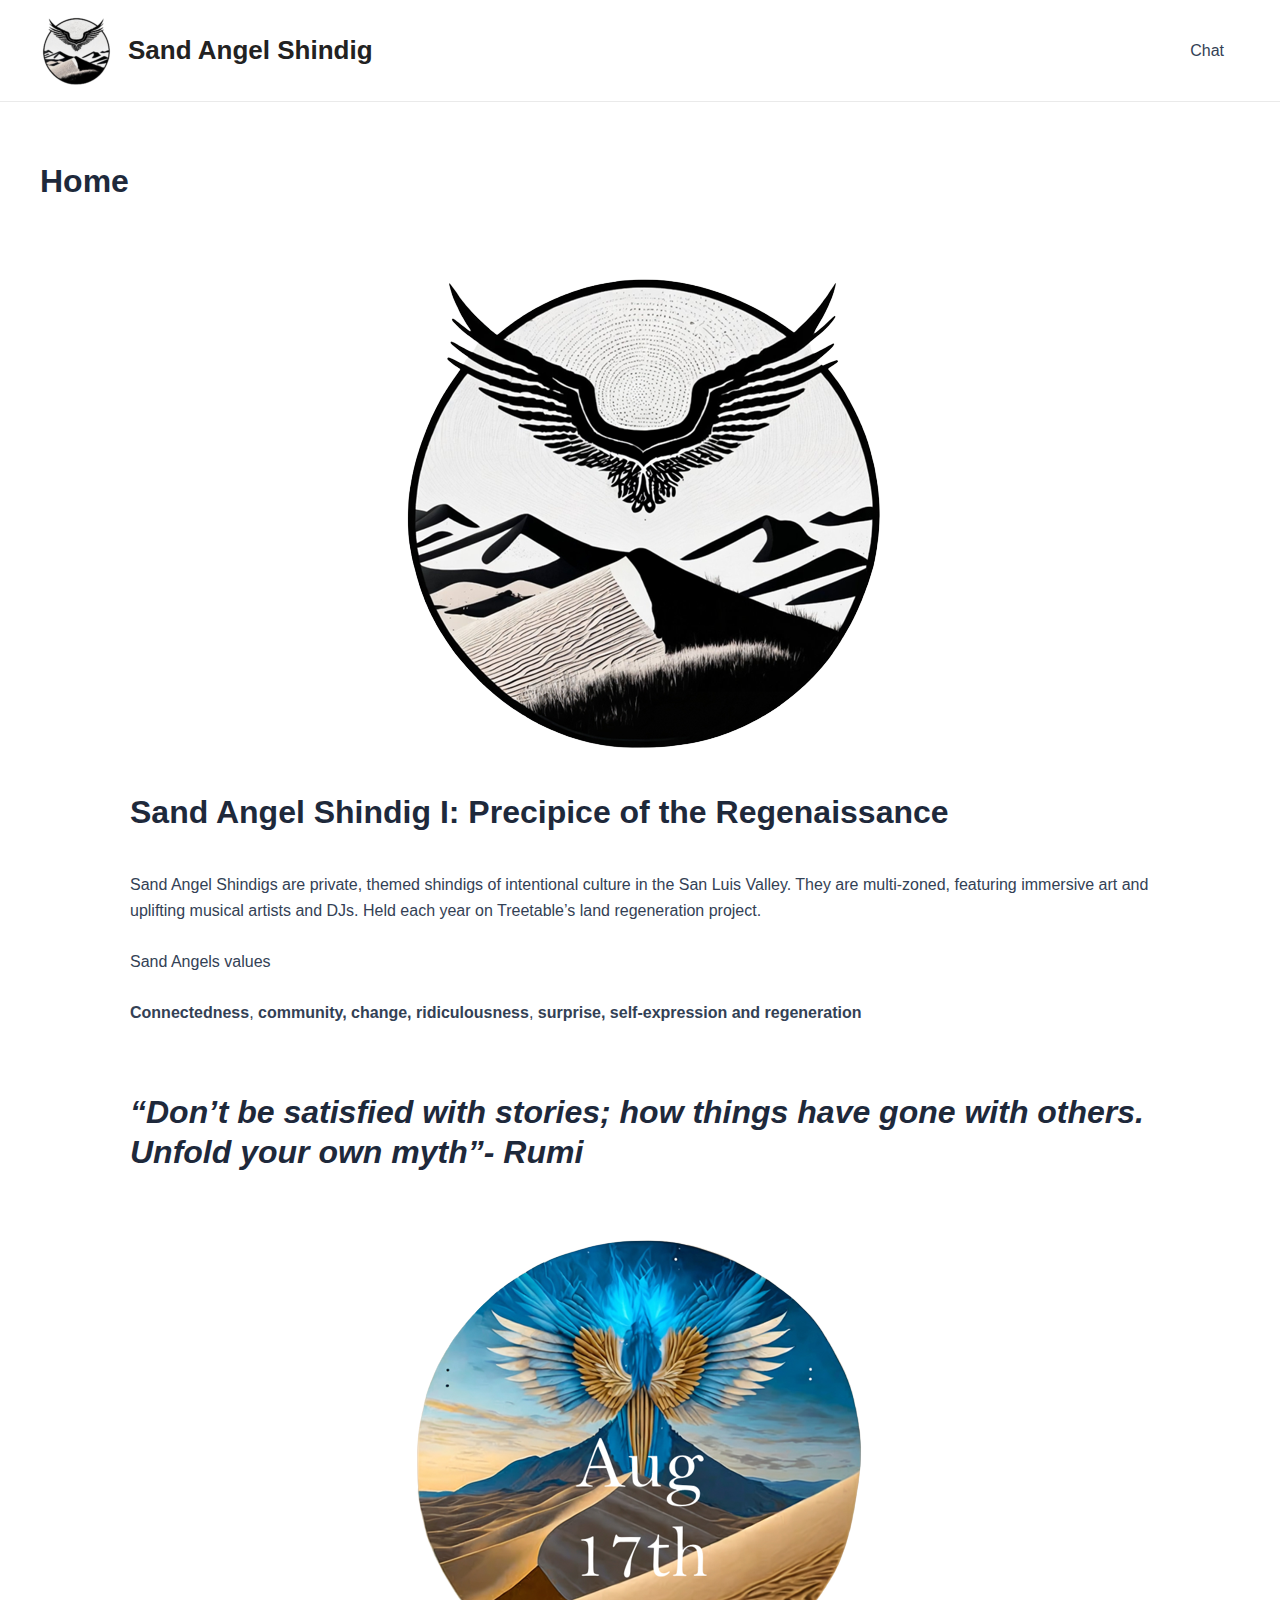
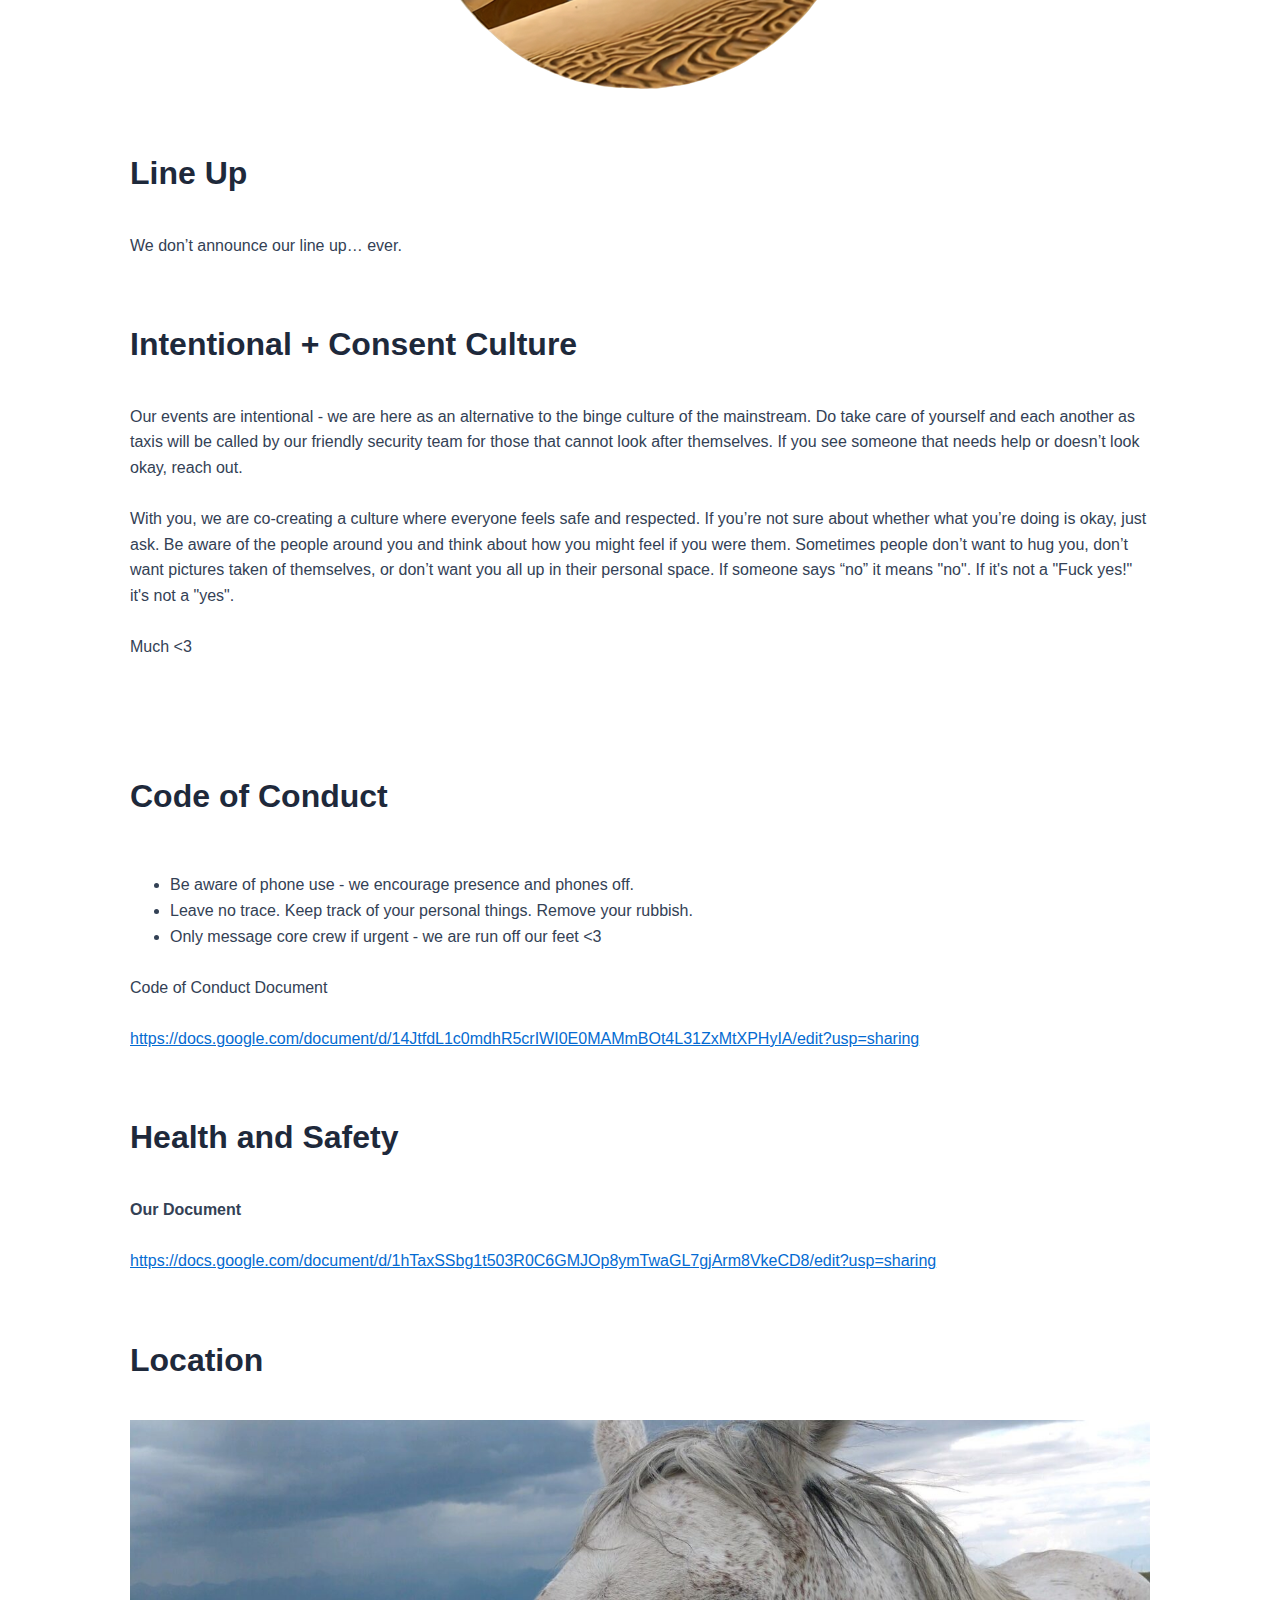
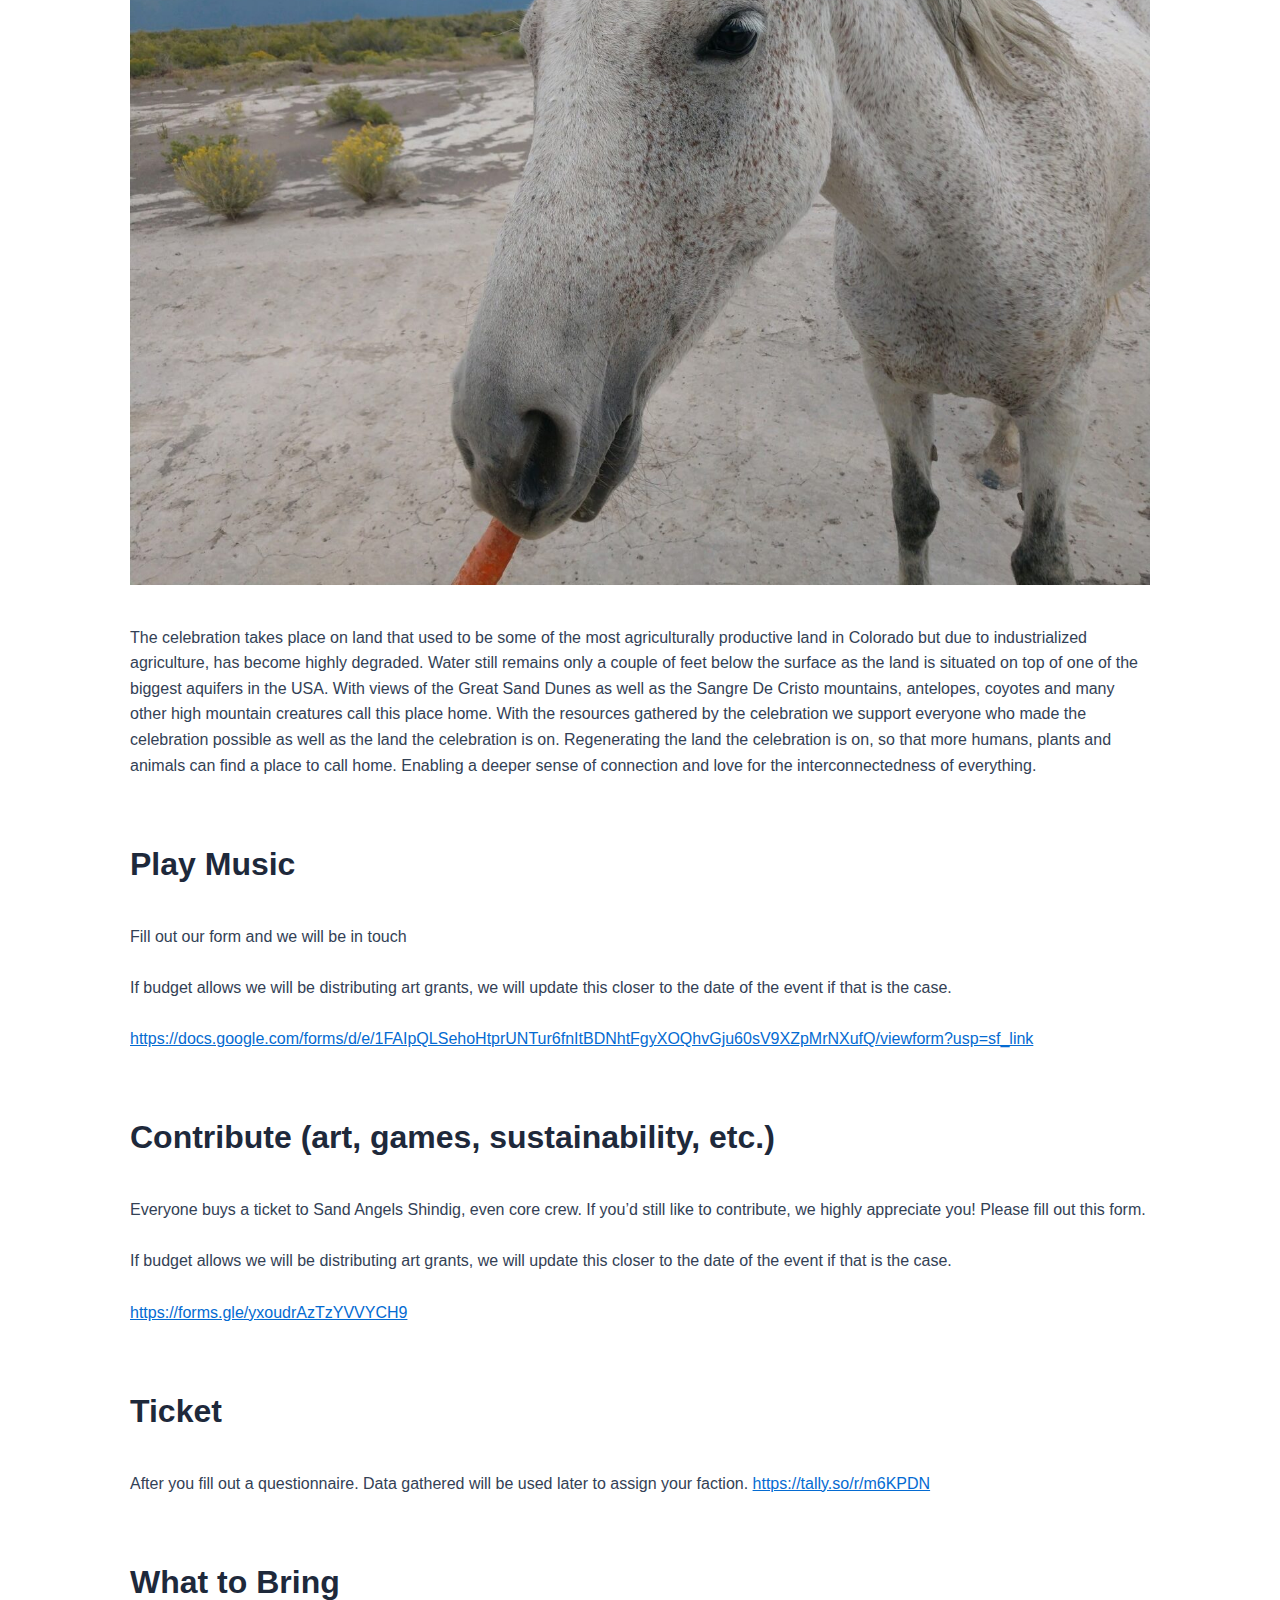
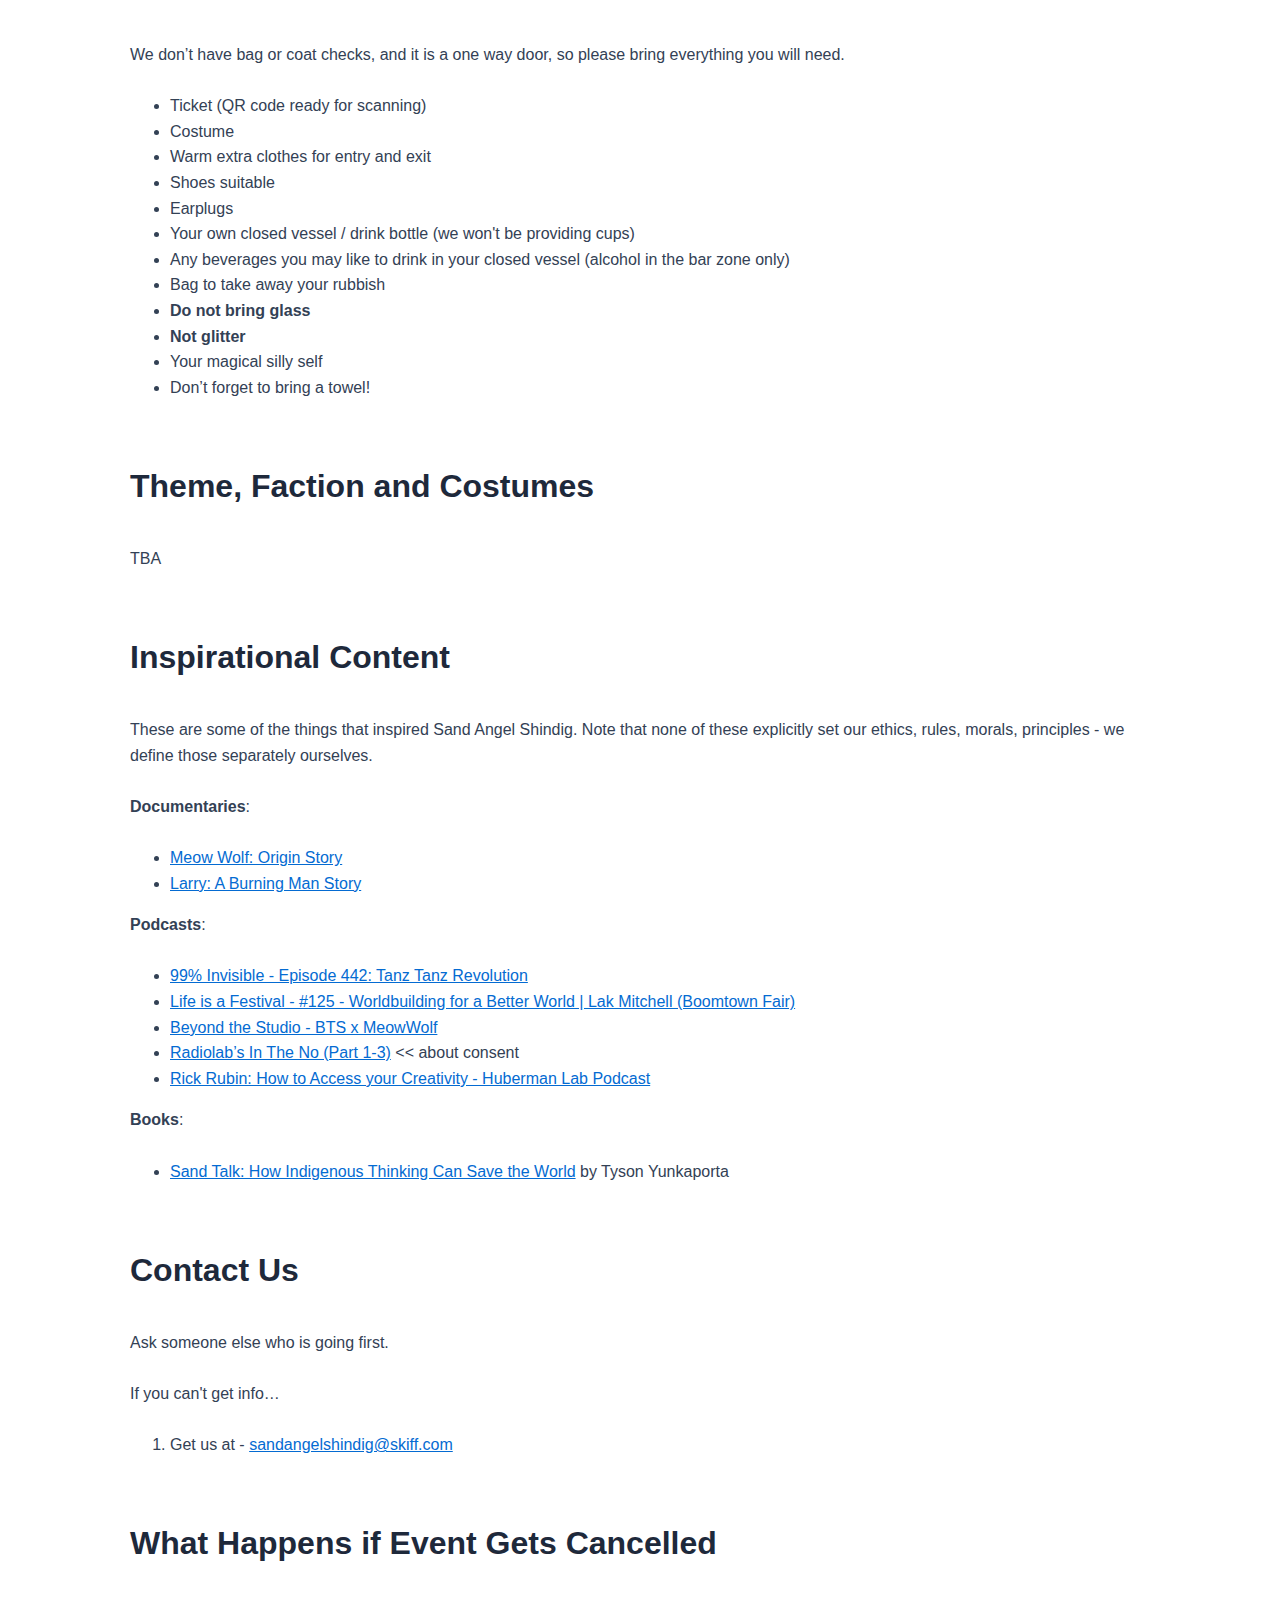
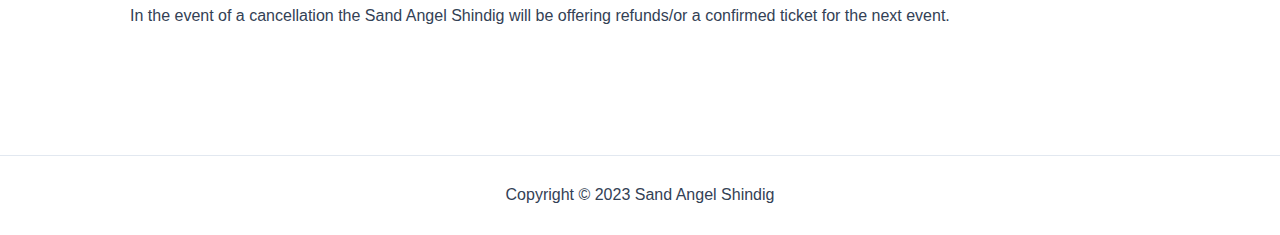
<file: index.htm>
﻿<!DOCTYPE html>
<html lang="en-US">
<head>
<meta charset="UTF-8">
<meta name="viewport" content="width=device-width, initial-scale=1">
	 <link rel="profile" href="https://gmpg.org/xfn/11"> 
	 <title>Sand Angel Shindig</title>
<meta name='robots' content='max-image-preview:large'>
<link rel="alternate" type="application/rss+xml" title="Sand Angel Shindig &raquo; Feed" href="feed/index.htm">
<link rel="alternate" type="application/rss+xml" title="Sand Angel Shindig &raquo; Comments Feed" href="comments/feed/index.htm">
<script>
window._wpemojiSettings = {"baseUrl":"https:\/\/s.w.org\/images\/core\/emoji\/14.0.0\/72x72\/","ext":".png","svgUrl":"https:\/\/s.w.org\/images\/core\/emoji\/14.0.0\/svg\/","svgExt":".svg","source":{"concatemoji":"http:\/\/sandangel2.local\/wp-includes\/js\/wp-emoji-release.min.js?ver=6.3.2"}};
/*! This file is auto-generated */
!function(i,n){var o,s,e;function c(e){try{var t={supportTests:e,timestamp:(new Date).valueOf()};sessionStorage.setItem(o,JSON.stringify(t))}catch(e){}}function p(e,t,n){e.clearRect(0,0,e.canvas.width,e.canvas.height),e.fillText(t,0,0);var t=new Uint32Array(e.getImageData(0,0,e.canvas.width,e.canvas.height).data),r=(e.clearRect(0,0,e.canvas.width,e.canvas.height),e.fillText(n,0,0),new Uint32Array(e.getImageData(0,0,e.canvas.width,e.canvas.height).data));return t.every(function(e,t){return e===r[t]})}function u(e,t,n){switch(t){case"flag":return n(e,"\ud83c\udff3\ufe0f\u200d\u26a7\ufe0f","\ud83c\udff3\ufe0f\u200b\u26a7\ufe0f")?!1:!n(e,"\ud83c\uddfa\ud83c\uddf3","\ud83c\uddfa\u200b\ud83c\uddf3")&&!n(e,"\ud83c\udff4\udb40\udc67\udb40\udc62\udb40\udc65\udb40\udc6e\udb40\udc67\udb40\udc7f","\ud83c\udff4\u200b\udb40\udc67\u200b\udb40\udc62\u200b\udb40\udc65\u200b\udb40\udc6e\u200b\udb40\udc67\u200b\udb40\udc7f");case"emoji":return!n(e,"\ud83e\udef1\ud83c\udffb\u200d\ud83e\udef2\ud83c\udfff","\ud83e\udef1\ud83c\udffb\u200b\ud83e\udef2\ud83c\udfff")}return!1}function f(e,t,n){var r="undefined"!=typeof WorkerGlobalScope&&self instanceof WorkerGlobalScope?new OffscreenCanvas(300,150):i.createElement("canvas"),a=r.getContext("2d",{willReadFrequently:!0}),o=(a.textBaseline="top",a.font="600 32px Arial",{});return e.forEach(function(e){o[e]=t(a,e,n)}),o}function t(e){var t=i.createElement("script");t.src=e,t.defer=!0,i.head.appendChild(t)}"undefined"!=typeof Promise&&(o="wpEmojiSettingsSupports",s=["flag","emoji"],n.supports={everything:!0,everythingExceptFlag:!0},e=new Promise(function(e){i.addEventListener("DOMContentLoaded",e,{once:!0})}),new Promise(function(t){var n=function(){try{var e=JSON.parse(sessionStorage.getItem(o));if("object"==typeof e&&"number"==typeof e.timestamp&&(new Date).valueOf()<e.timestamp+604800&&"object"==typeof e.supportTests)return e.supportTests}catch(e){}return null}();if(!n){if("undefined"!=typeof Worker&&"undefined"!=typeof OffscreenCanvas&&"undefined"!=typeof URL&&URL.createObjectURL&&"undefined"!=typeof Blob)try{var e="postMessage("+f.toString()+"("+[JSON.stringify(s),u.toString(),p.toString()].join(",")+"));",r=new Blob([e],{type:"text/javascript"}),a=new Worker(URL.createObjectURL(r),{name:"wpTestEmojiSupports"});return void(a.onmessage=function(e){c(n=e.data),a.terminate(),t(n)})}catch(e){}c(n=f(s,u,p))}t(n)}).then(function(e){for(var t in e)n.supports[t]=e[t],n.supports.everything=n.supports.everything&&n.supports[t],"flag"!==t&&(n.supports.everythingExceptFlag=n.supports.everythingExceptFlag&&n.supports[t]);n.supports.everythingExceptFlag=n.supports.everythingExceptFlag&&!n.supports.flag,n.DOMReady=!1,n.readyCallback=function(){n.DOMReady=!0}}).then(function(){return e}).then(function(){var e;n.supports.everything||(n.readyCallback(),(e=n.source||{}).concatemoji?t(e.concatemoji):e.wpemoji&&e.twemoji&&(t(e.twemoji),t(e.wpemoji)))}))}((window,document),window._wpemojiSettings);
</script>
<style>
img.wp-smiley,
img.emoji {
	display: inline !important;
	border: none !important;
	box-shadow: none !important;
	height: 1em !important;
	width: 1em !important;
	margin: 0 0.07em !important;
	vertical-align: -0.1em !important;
	background: none !important;
	padding: 0 !important;
}
</style>
	<link rel='stylesheet' id='astra-bb-builder-css' href='wp-content/themes/astra/assets/css/minified/compatibility/page-builder/bb-plugin.min.css?ver=4.4.0' media='all'>
<link rel='stylesheet' id='astra-theme-css-css' href='wp-content/themes/astra/assets/css/minified/main.min.css?ver=4.4.0' media='all'>
<style id='astra-theme-css-inline-css'>
:root{--ast-container-default-xlg-padding:3em;--ast-container-default-lg-padding:3em;--ast-container-default-slg-padding:2em;--ast-container-default-md-padding:3em;--ast-container-default-sm-padding:3em;--ast-container-default-xs-padding:2.4em;--ast-container-default-xxs-padding:1.8em;--ast-code-block-background:#ECEFF3;--ast-comment-inputs-background:#F9FAFB;}html{font-size:100%;}a{color:var(--ast-global-color-0);}a:hover,a:focus{color:var(--ast-global-color-1);}body,button,input,select,textarea,.ast-button,.ast-custom-button{font-family:-apple-system,BlinkMacSystemFont,Segoe UI,Roboto,Oxygen-Sans,Ubuntu,Cantarell,Helvetica Neue,sans-serif;font-weight:400;font-size:16px;font-size:1rem;line-height:1.6em;}blockquote{color:var(--ast-global-color-3);}h1,.entry-content h1,h2,.entry-content h2,h3,.entry-content h3,h4,.entry-content h4,h5,.entry-content h5,h6,.entry-content h6,.site-title,.site-title a{font-weight:600;}.site-title{font-size:26px;font-size:1.625rem;display:block;}header .custom-logo-link img{max-width:72px;}.astra-logo-svg{width:72px;}.site-header .site-description{font-size:15px;font-size:0.9375rem;display:none;}.entry-title{font-size:26px;font-size:1.625rem;}h1,.entry-content h1{font-size:40px;font-size:2.5rem;font-weight:600;line-height:1.4em;}h2,.entry-content h2{font-size:32px;font-size:2rem;font-weight:600;line-height:1.25em;}h3,.entry-content h3{font-size:26px;font-size:1.625rem;font-weight:600;line-height:1.2em;}h4,.entry-content h4{font-size:24px;font-size:1.5rem;line-height:1.2em;font-weight:600;}h5,.entry-content h5{font-size:20px;font-size:1.25rem;line-height:1.2em;font-weight:600;}h6,.entry-content h6{font-size:16px;font-size:1rem;line-height:1.25em;font-weight:600;}::selection{background-color:var(--ast-global-color-0);color:#ffffff;}body,h1,.entry-title a,.entry-content h1,h2,.entry-content h2,h3,.entry-content h3,h4,.entry-content h4,h5,.entry-content h5,h6,.entry-content h6{color:var(--ast-global-color-3);}.tagcloud a:hover,.tagcloud a:focus,.tagcloud a.current-item{color:#ffffff;border-color:var(--ast-global-color-0);background-color:var(--ast-global-color-0);}input:focus,input[type="text"]:focus,input[type="email"]:focus,input[type="url"]:focus,input[type="password"]:focus,input[type="reset"]:focus,input[type="search"]:focus,textarea:focus{border-color:var(--ast-global-color-0);}input[type="radio"]:checked,input[type=reset],input[type="checkbox"]:checked,input[type="checkbox"]:hover:checked,input[type="checkbox"]:focus:checked,input[type=range]::-webkit-slider-thumb{border-color:var(--ast-global-color-0);background-color:var(--ast-global-color-0);box-shadow:none;}.site-footer a:hover + .post-count,.site-footer a:focus + .post-count{background:var(--ast-global-color-0);border-color:var(--ast-global-color-0);}.single .nav-links .nav-previous,.single .nav-links .nav-next{color:var(--ast-global-color-0);}.entry-meta,.entry-meta *{line-height:1.45;color:var(--ast-global-color-0);}.entry-meta a:hover,.entry-meta a:hover *,.entry-meta a:focus,.entry-meta a:focus *,.page-links > .page-link,.page-links .page-link:hover,.post-navigation a:hover{color:var(--ast-global-color-1);}#cat option,.secondary .calendar_wrap thead a,.secondary .calendar_wrap thead a:visited{color:var(--ast-global-color-0);}.secondary .calendar_wrap #today,.ast-progress-val span{background:var(--ast-global-color-0);}.secondary a:hover + .post-count,.secondary a:focus + .post-count{background:var(--ast-global-color-0);border-color:var(--ast-global-color-0);}.calendar_wrap #today > a{color:#ffffff;}.page-links .page-link,.single .post-navigation a{color:var(--ast-global-color-0);}.ast-search-menu-icon .search-form button.search-submit{padding:0 4px;}.ast-search-menu-icon form.search-form{padding-right:0;}.ast-search-menu-icon.slide-search input.search-field{width:0;}.ast-header-search .ast-search-menu-icon.ast-dropdown-active .search-form,.ast-header-search .ast-search-menu-icon.ast-dropdown-active .search-field:focus{border-color:var(--ast-global-color-0);transition:all 0.2s;}.search-form input.search-field:focus{outline:none;}.ast-search-menu-icon .search-form button.search-submit:focus,.ast-theme-transparent-header .ast-header-search .ast-dropdown-active .ast-icon,.ast-theme-transparent-header .ast-inline-search .search-field:focus .ast-icon{color:var(--ast-global-color-1);}.ast-header-search .slide-search .search-form{border:2px solid var(--ast-global-color-0);}.ast-header-search .slide-search .search-field{background-color:#fff;}.ast-archive-title{color:var(--ast-global-color-2);}.widget-title,.widget .wp-block-heading{font-size:22px;font-size:1.375rem;color:var(--ast-global-color-2);}.ast-single-post .entry-content a,.ast-comment-content a:not(.ast-comment-edit-reply-wrap a){text-decoration:underline;}.ast-single-post .wp-block-button .wp-block-button__link,.ast-single-post .elementor-button-wrapper .elementor-button,.ast-single-post .entry-content .uagb-tab a,.ast-single-post .entry-content .uagb-ifb-cta a,.ast-single-post .entry-content .wp-block-uagb-buttons a,.ast-single-post .entry-content .uabb-module-content a,.ast-single-post .entry-content .uagb-post-grid a,.ast-single-post .entry-content .uagb-timeline a,.ast-single-post .entry-content .uagb-toc__wrap a,.ast-single-post .entry-content .uagb-taxomony-box a,.ast-single-post .entry-content .woocommerce a,.entry-content .wp-block-latest-posts > li > a,.ast-single-post .entry-content .wp-block-file__button,li.ast-post-filter-single,.ast-single-post .wp-block-buttons .wp-block-button.is-style-outline .wp-block-button__link{text-decoration:none;}a:focus-visible,.ast-menu-toggle:focus-visible,.site .skip-link:focus-visible,.wp-block-loginout input:focus-visible,.wp-block-search.wp-block-search__button-inside .wp-block-search__inside-wrapper,.ast-header-navigation-arrow:focus-visible,.woocommerce .wc-proceed-to-checkout > .checkout-button:focus-visible,.woocommerce .woocommerce-MyAccount-navigation ul li a:focus-visible,.ast-orders-table__row .ast-orders-table__cell:focus-visible,.woocommerce .woocommerce-order-details .order-again > .button:focus-visible,.woocommerce .woocommerce-message a.button.wc-forward:focus-visible,.woocommerce #minus_qty:focus-visible,.woocommerce #plus_qty:focus-visible,a#ast-apply-coupon:focus-visible,.woocommerce .woocommerce-info a:focus-visible,.woocommerce .astra-shop-summary-wrap a:focus-visible,.woocommerce a.wc-forward:focus-visible,#ast-apply-coupon:focus-visible,.woocommerce-js .woocommerce-mini-cart-item a.remove:focus-visible{outline-style:dotted;outline-color:inherit;outline-width:thin;border-color:transparent;}input:focus,input[type="text"]:focus,input[type="email"]:focus,input[type="url"]:focus,input[type="password"]:focus,input[type="reset"]:focus,input[type="number"]:focus,textarea:focus,.wp-block-search__input:focus,[data-section="section-header-mobile-trigger"] .ast-button-wrap .ast-mobile-menu-trigger-minimal:focus,.ast-mobile-popup-drawer.active .menu-toggle-close:focus,.woocommerce-ordering select.orderby:focus,#ast-scroll-top:focus,#coupon_code:focus,.woocommerce-page #comment:focus,.woocommerce #reviews #respond input#submit:focus,.woocommerce a.add_to_cart_button:focus,.woocommerce .button.single_add_to_cart_button:focus,.woocommerce .woocommerce-cart-form button:focus,.woocommerce .woocommerce-cart-form__cart-item .quantity .qty:focus,.woocommerce .woocommerce-billing-fields .woocommerce-billing-fields__field-wrapper .woocommerce-input-wrapper > .input-text:focus,.woocommerce #order_comments:focus,.woocommerce #place_order:focus,.woocommerce .woocommerce-address-fields .woocommerce-address-fields__field-wrapper .woocommerce-input-wrapper > .input-text:focus,.woocommerce .woocommerce-MyAccount-content form button:focus,.woocommerce .woocommerce-MyAccount-content .woocommerce-EditAccountForm .woocommerce-form-row .woocommerce-Input.input-text:focus,.woocommerce .ast-woocommerce-container .woocommerce-pagination ul.page-numbers li a:focus,body #content .woocommerce form .form-row .select2-container--default .select2-selection--single:focus,#ast-coupon-code:focus,.woocommerce.woocommerce-js .quantity input[type=number]:focus,.woocommerce-js .woocommerce-mini-cart-item .quantity input[type=number]:focus,.woocommerce p#ast-coupon-trigger:focus{border-style:dotted;border-color:inherit;border-width:thin;outline-color:transparent;}.ast-logo-title-inline .site-logo-img{padding-right:1em;}.site-logo-img img{ transition:all 0.2s linear;}.ast-single-post-featured-section + article {margin-top: 2em;}.site-content .ast-single-post-featured-section img {width: 100%;overflow: hidden;object-fit: cover;}.ast-separate-container .site-content .ast-single-post-featured-section + article {margin-top: -80px;z-index: 9;position: relative;border-radius: 4px;}@media (min-width: 922px) {.ast-no-sidebar .site-content .ast-article-image-container--wide {margin-left: -120px;margin-right: -120px;max-width: unset;width: unset;}.ast-left-sidebar .site-content .ast-article-image-container--wide,.ast-right-sidebar .site-content .ast-article-image-container--wide {margin-left: -10px;margin-right: -10px;}.site-content .ast-article-image-container--full {margin-left: calc( -50vw + 50%);margin-right: calc( -50vw + 50%);max-width: 100vw;width: 100vw;}}@media (max-width:921px){#ast-desktop-header{display:none;}}@media (min-width:922px){#ast-mobile-header{display:none;}}.wp-block-buttons.aligncenter{justify-content:center;}@media (max-width:921px){.ast-theme-transparent-header #primary,.ast-theme-transparent-header #secondary{padding:0;}}@media (max-width:921px){.ast-plain-container.ast-no-sidebar #primary{padding:0;}}.ast-plain-container.ast-no-sidebar #primary{margin-top:0;margin-bottom:0;}@media (min-width:1200px){.ast-plain-container.ast-no-sidebar #primary{margin-top:60px;margin-bottom:60px;}}.wp-block-button.is-style-outline .wp-block-button__link{border-color:var(--ast-global-color-0);}div.wp-block-button.is-style-outline > .wp-block-button__link:not(.has-text-color),div.wp-block-button.wp-block-button__link.is-style-outline:not(.has-text-color){color:var(--ast-global-color-0);}.wp-block-button.is-style-outline .wp-block-button__link:hover,.wp-block-buttons .wp-block-button.is-style-outline .wp-block-button__link:focus,.wp-block-buttons .wp-block-button.is-style-outline > .wp-block-button__link:not(.has-text-color):hover,.wp-block-buttons .wp-block-button.wp-block-button__link.is-style-outline:not(.has-text-color):hover{color:#ffffff;background-color:var(--ast-global-color-1);border-color:var(--ast-global-color-1);}.post-page-numbers.current .page-link,.ast-pagination .page-numbers.current{color:#ffffff;border-color:var(--ast-global-color-0);background-color:var(--ast-global-color-0);border-radius:2px;}.wp-block-button.is-style-outline .wp-block-button__link,.ast-outline-button{border-color:var(--ast-global-color-0);font-family:inherit;font-weight:500;font-size:16px;font-size:1rem;line-height:1em;background-color:transparent;}.wp-block-buttons .wp-block-button.is-style-outline > .wp-block-button__link:not(.has-text-color),.wp-block-buttons .wp-block-button.wp-block-button__link.is-style-outline:not(.has-text-color),.ast-outline-button{color:var(--ast-global-color-0);}.wp-block-button.is-style-outline .wp-block-button__link:hover,.wp-block-buttons .wp-block-button.is-style-outline .wp-block-button__link:focus,.wp-block-buttons .wp-block-button.is-style-outline > .wp-block-button__link:not(.has-text-color):hover,.wp-block-buttons .wp-block-button.wp-block-button__link.is-style-outline:not(.has-text-color):hover,.ast-outline-button:hover,.ast-outline-button:focus{color:#ffffff;background-color:var(--ast-global-color-1);border-color:var(--ast-global-color-1);}.entry-content[ast-blocks-layout] > figure{margin-bottom:1em;}h1.widget-title{font-weight:600;}h2.widget-title{font-weight:600;}h3.widget-title{font-weight:600;}#page{display:flex;flex-direction:column;min-height:100vh;}.ast-404-layout-1 h1.page-title{color:var(--ast-global-color-2);}.single .post-navigation a{line-height:1em;height:inherit;}.error-404 .page-sub-title{font-size:1.5rem;font-weight:inherit;}.search .site-content .content-area .search-form{margin-bottom:0;}#page .site-content{flex-grow:1;}.widget{margin-bottom:1.25em;}#secondary li{line-height:1.5em;}#secondary .wp-block-group h2{margin-bottom:0.7em;}#secondary h2{font-size:1.7rem;}.ast-separate-container .ast-article-post,.ast-separate-container .ast-article-single,.ast-separate-container .ast-comment-list li.depth-1,.ast-separate-container .comment-respond{padding:3em;}.ast-separate-container .ast-article-single .ast-article-single{padding:0;}.ast-article-single .wp-block-post-template-is-layout-grid{padding-left:0;}.ast-separate-container .ast-comment-list li.depth-1,.hentry{margin-bottom:2em;}.ast-separate-container .ast-archive-description,.ast-separate-container .ast-author-box{border-bottom:1px solid var(--ast-border-color);}.ast-separate-container .comments-title{padding:2em 2em 0 2em;}.ast-page-builder-template .comment-form-textarea,.ast-comment-formwrap .ast-grid-common-col{padding:0;}.ast-comment-formwrap{padding:0;display:inline-flex;column-gap:20px;width:100%;margin-left:0;margin-right:0;}.comments-area textarea#comment:focus,.comments-area textarea#comment:active,.comments-area .ast-comment-formwrap input[type="text"]:focus,.comments-area .ast-comment-formwrap input[type="text"]:active {box-shadow:none;outline:none;}.archive.ast-page-builder-template .entry-header{margin-top:2em;}.ast-page-builder-template .ast-comment-formwrap{width:100%;}.entry-title{margin-bottom:0.5em;}.ast-archive-description p{font-size:inherit;font-weight:inherit;line-height:inherit;}@media (min-width:921px){.ast-left-sidebar.ast-page-builder-template #secondary,.archive.ast-right-sidebar.ast-page-builder-template .site-main{padding-left:20px;padding-right:20px;}}@media (max-width:544px){.ast-comment-formwrap.ast-row{column-gap:10px;display:inline-block;}#ast-commentform .ast-grid-common-col{position:relative;width:100%;}}@media (min-width:1201px){.ast-separate-container .ast-article-post,.ast-separate-container .ast-article-single,.ast-separate-container .ast-author-box,.ast-separate-container .ast-404-layout-1,.ast-separate-container .no-results{padding:3em;}}@media (max-width:921px){.ast-separate-container #primary,.ast-separate-container #secondary{padding:1.5em 0;}#primary,#secondary{padding:1.5em 0;margin:0;}.ast-left-sidebar #content > .ast-container{display:flex;flex-direction:column-reverse;width:100%;}}@media (min-width:922px){.ast-separate-container.ast-right-sidebar #primary,.ast-separate-container.ast-left-sidebar #primary{border:0;}.search-no-results.ast-separate-container #primary{margin-bottom:4em;}}.wp-block-button .wp-block-button__link{color:#ffffff;}.wp-block-button .wp-block-button__link:hover,.wp-block-button .wp-block-button__link:focus{color:#ffffff;background-color:var(--ast-global-color-1);border-color:var(--ast-global-color-1);}.elementor-widget-heading h1.elementor-heading-title{line-height:1.4em;}.elementor-widget-heading h2.elementor-heading-title{line-height:1.25em;}.elementor-widget-heading h3.elementor-heading-title{line-height:1.2em;}.elementor-widget-heading h4.elementor-heading-title{line-height:1.2em;}.elementor-widget-heading h5.elementor-heading-title{line-height:1.2em;}.elementor-widget-heading h6.elementor-heading-title{line-height:1.25em;}.wp-block-button .wp-block-button__link,.wp-block-search .wp-block-search__button,body .wp-block-file .wp-block-file__button{border-color:var(--ast-global-color-0);background-color:var(--ast-global-color-0);color:#ffffff;font-family:inherit;font-weight:500;line-height:1em;font-size:16px;font-size:1rem;padding-top:15px;padding-right:30px;padding-bottom:15px;padding-left:30px;}@media (max-width:921px){.wp-block-button .wp-block-button__link,.wp-block-search .wp-block-search__button,body .wp-block-file .wp-block-file__button{padding-top:14px;padding-right:28px;padding-bottom:14px;padding-left:28px;}}@media (max-width:544px){.wp-block-button .wp-block-button__link,.wp-block-search .wp-block-search__button,body .wp-block-file .wp-block-file__button{padding-top:12px;padding-right:24px;padding-bottom:12px;padding-left:24px;}}.menu-toggle,button,.ast-button,.ast-custom-button,.button,input#submit,input[type="button"],input[type="submit"],input[type="reset"],#comments .submit,.search .search-submit,form[CLASS*="wp-block-search__"].wp-block-search .wp-block-search__inside-wrapper .wp-block-search__button,body .wp-block-file .wp-block-file__button,.search .search-submit,.woocommerce-js a.button,.woocommerce button.button,.woocommerce .woocommerce-message a.button,.woocommerce #respond input#submit.alt,.woocommerce input.button.alt,.woocommerce input.button,.woocommerce input.button:disabled,.woocommerce input.button:disabled[disabled],.woocommerce input.button:disabled:hover,.woocommerce input.button:disabled[disabled]:hover,.woocommerce #respond input#submit,.woocommerce button.button.alt.disabled,.wc-block-grid__products .wc-block-grid__product .wp-block-button__link,.wc-block-grid__product-onsale,[CLASS*="wc-block"] button,.woocommerce-js .astra-cart-drawer .astra-cart-drawer-content .woocommerce-mini-cart__buttons .button:not(.checkout):not(.ast-continue-shopping),.woocommerce-js .astra-cart-drawer .astra-cart-drawer-content .woocommerce-mini-cart__buttons a.checkout,.woocommerce button.button.alt.disabled.wc-variation-selection-needed{border-style:solid;border-top-width:0;border-right-width:0;border-left-width:0;border-bottom-width:0;color:#ffffff;border-color:var(--ast-global-color-0);background-color:var(--ast-global-color-0);padding-top:15px;padding-right:30px;padding-bottom:15px;padding-left:30px;font-family:inherit;font-weight:500;font-size:16px;font-size:1rem;line-height:1em;}button:focus,.menu-toggle:hover,button:hover,.ast-button:hover,.ast-custom-button:hover .button:hover,.ast-custom-button:hover ,input[type=reset]:hover,input[type=reset]:focus,input#submit:hover,input#submit:focus,input[type="button"]:hover,input[type="button"]:focus,input[type="submit"]:hover,input[type="submit"]:focus,form[CLASS*="wp-block-search__"].wp-block-search .wp-block-search__inside-wrapper .wp-block-search__button:hover,form[CLASS*="wp-block-search__"].wp-block-search .wp-block-search__inside-wrapper .wp-block-search__button:focus,body .wp-block-file .wp-block-file__button:hover,body .wp-block-file .wp-block-file__button:focus,.woocommerce-js a.button:hover,.woocommerce button.button:hover,.woocommerce .woocommerce-message a.button:hover,.woocommerce #respond input#submit:hover,.woocommerce #respond input#submit.alt:hover,.woocommerce input.button.alt:hover,.woocommerce input.button:hover,.woocommerce button.button.alt.disabled:hover,.wc-block-grid__products .wc-block-grid__product .wp-block-button__link:hover,[CLASS*="wc-block"] button:hover,.woocommerce-js .astra-cart-drawer .astra-cart-drawer-content .woocommerce-mini-cart__buttons .button:not(.checkout):not(.ast-continue-shopping):hover,.woocommerce-js .astra-cart-drawer .astra-cart-drawer-content .woocommerce-mini-cart__buttons a.checkout:hover,.woocommerce button.button.alt.disabled.wc-variation-selection-needed:hover{color:#ffffff;background-color:var(--ast-global-color-1);border-color:var(--ast-global-color-1);}form[CLASS*="wp-block-search__"].wp-block-search .wp-block-search__inside-wrapper .wp-block-search__button.has-icon{padding-top:calc(15px - 3px);padding-right:calc(30px - 3px);padding-bottom:calc(15px - 3px);padding-left:calc(30px - 3px);}@media (max-width:921px){.menu-toggle,button,.ast-button,.ast-custom-button,.button,input#submit,input[type="button"],input[type="submit"],input[type="reset"],#comments .submit,.search .search-submit,form[CLASS*="wp-block-search__"].wp-block-search .wp-block-search__inside-wrapper .wp-block-search__button,body .wp-block-file .wp-block-file__button,.search .search-submit,.woocommerce-js a.button,.woocommerce button.button,.woocommerce .woocommerce-message a.button,.woocommerce #respond input#submit.alt,.woocommerce input.button.alt,.woocommerce input.button,.woocommerce input.button:disabled,.woocommerce input.button:disabled[disabled],.woocommerce input.button:disabled:hover,.woocommerce input.button:disabled[disabled]:hover,.woocommerce #respond input#submit,.woocommerce button.button.alt.disabled,.wc-block-grid__products .wc-block-grid__product .wp-block-button__link,.wc-block-grid__product-onsale,[CLASS*="wc-block"] button,.woocommerce-js .astra-cart-drawer .astra-cart-drawer-content .woocommerce-mini-cart__buttons .button:not(.checkout):not(.ast-continue-shopping),.woocommerce-js .astra-cart-drawer .astra-cart-drawer-content .woocommerce-mini-cart__buttons a.checkout,.woocommerce button.button.alt.disabled.wc-variation-selection-needed{padding-top:14px;padding-right:28px;padding-bottom:14px;padding-left:28px;}}@media (max-width:544px){.menu-toggle,button,.ast-button,.ast-custom-button,.button,input#submit,input[type="button"],input[type="submit"],input[type="reset"],#comments .submit,.search .search-submit,form[CLASS*="wp-block-search__"].wp-block-search .wp-block-search__inside-wrapper .wp-block-search__button,body .wp-block-file .wp-block-file__button,.search .search-submit,.woocommerce-js a.button,.woocommerce button.button,.woocommerce .woocommerce-message a.button,.woocommerce #respond input#submit.alt,.woocommerce input.button.alt,.woocommerce input.button,.woocommerce input.button:disabled,.woocommerce input.button:disabled[disabled],.woocommerce input.button:disabled:hover,.woocommerce input.button:disabled[disabled]:hover,.woocommerce #respond input#submit,.woocommerce button.button.alt.disabled,.wc-block-grid__products .wc-block-grid__product .wp-block-button__link,.wc-block-grid__product-onsale,[CLASS*="wc-block"] button,.woocommerce-js .astra-cart-drawer .astra-cart-drawer-content .woocommerce-mini-cart__buttons .button:not(.checkout):not(.ast-continue-shopping),.woocommerce-js .astra-cart-drawer .astra-cart-drawer-content .woocommerce-mini-cart__buttons a.checkout,.woocommerce button.button.alt.disabled.wc-variation-selection-needed{padding-top:12px;padding-right:24px;padding-bottom:12px;padding-left:24px;}}@media (max-width:921px){.ast-mobile-header-stack .main-header-bar .ast-search-menu-icon{display:inline-block;}.ast-header-break-point.ast-header-custom-item-outside .ast-mobile-header-stack .main-header-bar .ast-search-icon{margin:0;}.ast-comment-avatar-wrap img{max-width:2.5em;}.ast-separate-container .ast-comment-list li.depth-1{padding:1.5em 2.14em;}.ast-separate-container .comment-respond{padding:2em 2.14em;}.ast-comment-meta{padding:0 1.8888em 1.3333em;}}@media (min-width:544px){.ast-container{max-width:100%;}}@media (max-width:544px){.ast-separate-container .ast-article-post,.ast-separate-container .ast-article-single,.ast-separate-container .comments-title,.ast-separate-container .ast-archive-description{padding:1.5em 1em;}.ast-separate-container #content .ast-container{padding-left:0.54em;padding-right:0.54em;}.ast-separate-container .ast-comment-list li.depth-1{padding:1.5em 1em;margin-bottom:1.5em;}.ast-separate-container .ast-comment-list .bypostauthor{padding:.5em;}.ast-search-menu-icon.ast-dropdown-active .search-field{width:170px;}}.ast-separate-container{background-color:var(--ast-global-color-4);;}@media (max-width:921px){.site-title{display:block;}.site-header .site-description{display:none;}.entry-title{font-size:30px;}h1,.entry-content h1{font-size:30px;}h2,.entry-content h2{font-size:25px;}h3,.entry-content h3{font-size:20px;}}@media (max-width:544px){.site-title{display:block;}.site-header .site-description{display:none;}.entry-title{font-size:30px;}h1,.entry-content h1{font-size:30px;}h2,.entry-content h2{font-size:25px;}h3,.entry-content h3{font-size:20px;}}@media (max-width:921px){html{font-size:91.2%;}}@media (max-width:544px){html{font-size:91.2%;}}@media (min-width:922px){.ast-container{max-width:1240px;}}@media (min-width:922px){.site-content .ast-container{display:flex;}}@media (max-width:921px){.site-content .ast-container{flex-direction:column;}}@media (min-width:922px){.main-header-menu .sub-menu .menu-item.ast-left-align-sub-menu:hover > .sub-menu,.main-header-menu .sub-menu .menu-item.ast-left-align-sub-menu.focus > .sub-menu{margin-left:-0px;}}.entry-content li > p{margin-bottom:0;}blockquote,cite {font-style: initial;}.wp-block-file {display: flex;align-items: center;flex-wrap: wrap;justify-content: space-between;}.wp-block-pullquote {border: none;}.wp-block-pullquote blockquote::before {content: "\201D";font-family: "Helvetica",sans-serif;display: flex;transform: rotate( 180deg );font-size: 6rem;font-style: normal;line-height: 1;font-weight: bold;align-items: center;justify-content: center;}.has-text-align-right > blockquote::before {justify-content: flex-start;}.has-text-align-left > blockquote::before {justify-content: flex-end;}figure.wp-block-pullquote.is-style-solid-color blockquote {max-width: 100%;text-align: inherit;}html body {--wp--custom--ast-default-block-top-padding: 3em;--wp--custom--ast-default-block-right-padding: 3em;--wp--custom--ast-default-block-bottom-padding: 3em;--wp--custom--ast-default-block-left-padding: 3em;--wp--custom--ast-container-width: 1200px;--wp--custom--ast-content-width-size: 1200px;--wp--custom--ast-wide-width-size: calc(1200px + var(--wp--custom--ast-default-block-left-padding) + var(--wp--custom--ast-default-block-right-padding));}.ast-narrow-container {--wp--custom--ast-content-width-size: 750px;--wp--custom--ast-wide-width-size: 750px;}@media(max-width: 921px) {html body {--wp--custom--ast-default-block-top-padding: 3em;--wp--custom--ast-default-block-right-padding: 2em;--wp--custom--ast-default-block-bottom-padding: 3em;--wp--custom--ast-default-block-left-padding: 2em;}}@media(max-width: 544px) {html body {--wp--custom--ast-default-block-top-padding: 3em;--wp--custom--ast-default-block-right-padding: 1.5em;--wp--custom--ast-default-block-bottom-padding: 3em;--wp--custom--ast-default-block-left-padding: 1.5em;}}.entry-content > .wp-block-group,.entry-content > .wp-block-cover,.entry-content > .wp-block-columns {padding-top: var(--wp--custom--ast-default-block-top-padding);padding-right: var(--wp--custom--ast-default-block-right-padding);padding-bottom: var(--wp--custom--ast-default-block-bottom-padding);padding-left: var(--wp--custom--ast-default-block-left-padding);}.ast-plain-container.ast-no-sidebar .entry-content > .alignfull,.ast-page-builder-template .ast-no-sidebar .entry-content > .alignfull {margin-left: calc( -50vw + 50%);margin-right: calc( -50vw + 50%);max-width: 100vw;width: 100vw;}.ast-plain-container.ast-no-sidebar .entry-content .alignfull .alignfull,.ast-page-builder-template.ast-no-sidebar .entry-content .alignfull .alignfull,.ast-plain-container.ast-no-sidebar .entry-content .alignfull .alignwide,.ast-page-builder-template.ast-no-sidebar .entry-content .alignfull .alignwide,.ast-plain-container.ast-no-sidebar .entry-content .alignwide .alignfull,.ast-page-builder-template.ast-no-sidebar .entry-content .alignwide .alignfull,.ast-plain-container.ast-no-sidebar .entry-content .alignwide .alignwide,.ast-page-builder-template.ast-no-sidebar .entry-content .alignwide .alignwide,.ast-plain-container.ast-no-sidebar .entry-content .wp-block-column .alignfull,.ast-page-builder-template.ast-no-sidebar .entry-content .wp-block-column .alignfull,.ast-plain-container.ast-no-sidebar .entry-content .wp-block-column .alignwide,.ast-page-builder-template.ast-no-sidebar .entry-content .wp-block-column .alignwide {margin-left: auto;margin-right: auto;width: 100%;}[ast-blocks-layout] .wp-block-separator:not(.is-style-dots) {height: 0;}[ast-blocks-layout] .wp-block-separator {margin: 20px auto;}[ast-blocks-layout] .wp-block-separator:not(.is-style-wide):not(.is-style-dots) {max-width: 100px;}[ast-blocks-layout] .wp-block-separator.has-background {padding: 0;}.entry-content[ast-blocks-layout] > * {max-width: var(--wp--custom--ast-content-width-size);margin-left: auto;margin-right: auto;}.entry-content[ast-blocks-layout] > .alignwide {max-width: var(--wp--custom--ast-wide-width-size);}.entry-content[ast-blocks-layout] .alignfull {max-width: none;}.entry-content .wp-block-columns {margin-bottom: 0;}blockquote {margin: 1.5em;border: none;}.wp-block-quote:not(.has-text-align-right):not(.has-text-align-center) {border-left: 5px solid rgba(0,0,0,0.05);}.has-text-align-right > blockquote,blockquote.has-text-align-right {border-right: 5px solid rgba(0,0,0,0.05);}.has-text-align-left > blockquote,blockquote.has-text-align-left {border-left: 5px solid rgba(0,0,0,0.05);}.wp-block-site-tagline,.wp-block-latest-posts .read-more {margin-top: 15px;}.wp-block-loginout p label {display: block;}.wp-block-loginout p:not(.login-remember):not(.login-submit) input {width: 100%;}.wp-block-loginout input:focus {border-color: transparent;}.wp-block-loginout input:focus {outline: thin dotted;}.entry-content .wp-block-media-text .wp-block-media-text__content {padding: 0 0 0 8%;}.entry-content .wp-block-media-text.has-media-on-the-right .wp-block-media-text__content {padding: 0 8% 0 0;}.entry-content .wp-block-media-text.has-background .wp-block-media-text__content {padding: 8%;}.entry-content .wp-block-cover:not([class*="background-color"]) .wp-block-cover__inner-container,.entry-content .wp-block-cover:not([class*="background-color"]) .wp-block-cover-image-text,.entry-content .wp-block-cover:not([class*="background-color"]) .wp-block-cover-text,.entry-content .wp-block-cover-image:not([class*="background-color"]) .wp-block-cover__inner-container,.entry-content .wp-block-cover-image:not([class*="background-color"]) .wp-block-cover-image-text,.entry-content .wp-block-cover-image:not([class*="background-color"]) .wp-block-cover-text {color: var(--ast-global-color-5);}.wp-block-loginout .login-remember input {width: 1.1rem;height: 1.1rem;margin: 0 5px 4px 0;vertical-align: middle;}.wp-block-latest-posts > li > *:first-child,.wp-block-latest-posts:not(.is-grid) > li:first-child {margin-top: 0;}.wp-block-search__inside-wrapper .wp-block-search__input {padding: 0 10px;color: var(--ast-global-color-3);background: var(--ast-global-color-5);border-color: var(--ast-border-color);}.wp-block-latest-posts .read-more {margin-bottom: 1.5em;}.wp-block-search__no-button .wp-block-search__inside-wrapper .wp-block-search__input {padding-top: 5px;padding-bottom: 5px;}.wp-block-latest-posts .wp-block-latest-posts__post-date,.wp-block-latest-posts .wp-block-latest-posts__post-author {font-size: 1rem;}.wp-block-latest-posts > li > *,.wp-block-latest-posts:not(.is-grid) > li {margin-top: 12px;margin-bottom: 12px;}.ast-page-builder-template .entry-content[ast-blocks-layout] > *,.ast-page-builder-template .entry-content[ast-blocks-layout] > .alignfull > * {max-width: none;}.ast-page-builder-template .entry-content[ast-blocks-layout] > .alignwide > * {max-width: var(--wp--custom--ast-wide-width-size);}.ast-page-builder-template .entry-content[ast-blocks-layout] > .inherit-container-width > *,.ast-page-builder-template .entry-content[ast-blocks-layout] > * > *,.entry-content[ast-blocks-layout] > .wp-block-cover .wp-block-cover__inner-container {max-width: var(--wp--custom--ast-content-width-size);margin-left: auto;margin-right: auto;}.entry-content[ast-blocks-layout] .wp-block-cover:not(.alignleft):not(.alignright) {width: auto;}@media(max-width: 1200px) {.ast-separate-container .entry-content > .alignfull,.ast-separate-container .entry-content[ast-blocks-layout] > .alignwide,.ast-plain-container .entry-content[ast-blocks-layout] > .alignwide,.ast-plain-container .entry-content .alignfull {margin-left: calc(-1 * min(var(--ast-container-default-xlg-padding),20px)) ;margin-right: calc(-1 * min(var(--ast-container-default-xlg-padding),20px));}}@media(min-width: 1201px) {.ast-separate-container .entry-content > .alignfull {margin-left: calc(-1 * var(--ast-container-default-xlg-padding) );margin-right: calc(-1 * var(--ast-container-default-xlg-padding) );}.ast-separate-container .entry-content[ast-blocks-layout] > .alignwide,.ast-plain-container .entry-content[ast-blocks-layout] > .alignwide {margin-left: calc(-1 * var(--wp--custom--ast-default-block-left-padding) );margin-right: calc(-1 * var(--wp--custom--ast-default-block-right-padding) );}}@media(min-width: 921px) {.ast-separate-container .entry-content .wp-block-group.alignwide:not(.inherit-container-width) > :where(:not(.alignleft):not(.alignright)),.ast-plain-container .entry-content .wp-block-group.alignwide:not(.inherit-container-width) > :where(:not(.alignleft):not(.alignright)) {max-width: calc( var(--wp--custom--ast-content-width-size) + 80px );}.ast-plain-container.ast-right-sidebar .entry-content[ast-blocks-layout] .alignfull,.ast-plain-container.ast-left-sidebar .entry-content[ast-blocks-layout] .alignfull {margin-left: -60px;margin-right: -60px;}}@media(min-width: 544px) {.entry-content > .alignleft {margin-right: 20px;}.entry-content > .alignright {margin-left: 20px;}}@media (max-width:544px){.wp-block-columns .wp-block-column:not(:last-child){margin-bottom:20px;}.wp-block-latest-posts{margin:0;}}@media( max-width: 600px ) {.entry-content .wp-block-media-text .wp-block-media-text__content,.entry-content .wp-block-media-text.has-media-on-the-right .wp-block-media-text__content {padding: 8% 0 0;}.entry-content .wp-block-media-text.has-background .wp-block-media-text__content {padding: 8%;}}.ast-page-builder-template .entry-header {padding-left: 0;}.ast-narrow-container .site-content .wp-block-uagb-image--align-full .wp-block-uagb-image__figure {max-width: 100%;margin-left: auto;margin-right: auto;}.entry-content ul,.entry-content ol {padding: revert;margin: revert;}:root .has-ast-global-color-0-color{color:var(--ast-global-color-0);}:root .has-ast-global-color-0-background-color{background-color:var(--ast-global-color-0);}:root .wp-block-button .has-ast-global-color-0-color{color:var(--ast-global-color-0);}:root .wp-block-button .has-ast-global-color-0-background-color{background-color:var(--ast-global-color-0);}:root .has-ast-global-color-1-color{color:var(--ast-global-color-1);}:root .has-ast-global-color-1-background-color{background-color:var(--ast-global-color-1);}:root .wp-block-button .has-ast-global-color-1-color{color:var(--ast-global-color-1);}:root .wp-block-button .has-ast-global-color-1-background-color{background-color:var(--ast-global-color-1);}:root .has-ast-global-color-2-color{color:var(--ast-global-color-2);}:root .has-ast-global-color-2-background-color{background-color:var(--ast-global-color-2);}:root .wp-block-button .has-ast-global-color-2-color{color:var(--ast-global-color-2);}:root .wp-block-button .has-ast-global-color-2-background-color{background-color:var(--ast-global-color-2);}:root .has-ast-global-color-3-color{color:var(--ast-global-color-3);}:root .has-ast-global-color-3-background-color{background-color:var(--ast-global-color-3);}:root .wp-block-button .has-ast-global-color-3-color{color:var(--ast-global-color-3);}:root .wp-block-button .has-ast-global-color-3-background-color{background-color:var(--ast-global-color-3);}:root .has-ast-global-color-4-color{color:var(--ast-global-color-4);}:root .has-ast-global-color-4-background-color{background-color:var(--ast-global-color-4);}:root .wp-block-button .has-ast-global-color-4-color{color:var(--ast-global-color-4);}:root .wp-block-button .has-ast-global-color-4-background-color{background-color:var(--ast-global-color-4);}:root .has-ast-global-color-5-color{color:var(--ast-global-color-5);}:root .has-ast-global-color-5-background-color{background-color:var(--ast-global-color-5);}:root .wp-block-button .has-ast-global-color-5-color{color:var(--ast-global-color-5);}:root .wp-block-button .has-ast-global-color-5-background-color{background-color:var(--ast-global-color-5);}:root .has-ast-global-color-6-color{color:var(--ast-global-color-6);}:root .has-ast-global-color-6-background-color{background-color:var(--ast-global-color-6);}:root .wp-block-button .has-ast-global-color-6-color{color:var(--ast-global-color-6);}:root .wp-block-button .has-ast-global-color-6-background-color{background-color:var(--ast-global-color-6);}:root .has-ast-global-color-7-color{color:var(--ast-global-color-7);}:root .has-ast-global-color-7-background-color{background-color:var(--ast-global-color-7);}:root .wp-block-button .has-ast-global-color-7-color{color:var(--ast-global-color-7);}:root .wp-block-button .has-ast-global-color-7-background-color{background-color:var(--ast-global-color-7);}:root .has-ast-global-color-8-color{color:var(--ast-global-color-8);}:root .has-ast-global-color-8-background-color{background-color:var(--ast-global-color-8);}:root .wp-block-button .has-ast-global-color-8-color{color:var(--ast-global-color-8);}:root .wp-block-button .has-ast-global-color-8-background-color{background-color:var(--ast-global-color-8);}:root{--ast-global-color-0:#046bd2;--ast-global-color-1:#045cb4;--ast-global-color-2:#1e293b;--ast-global-color-3:#334155;--ast-global-color-4:#f9fafb;--ast-global-color-5:#FFFFFF;--ast-global-color-6:#e2e8f0;--ast-global-color-7:#cbd5e1;--ast-global-color-8:#94a3b8;}:root {--ast-border-color : var(--ast-global-color-6);}.ast-single-entry-banner {-js-display: flex;display: flex;flex-direction: column;justify-content: center;text-align: center;position: relative;background: #eeeeee;}.ast-single-entry-banner[data-banner-layout="layout-1"] {max-width: 1200px;background: inherit;padding: 20px 0;}.ast-single-entry-banner[data-banner-width-type="custom"] {margin: 0 auto;width: 100%;}.ast-single-entry-banner + .site-content .entry-header {margin-bottom: 0;}header.entry-header .entry-title{font-weight:600;font-size:32px;font-size:2rem;}header.entry-header > *:not(:last-child){margin-bottom:10px;}header.entry-header .post-thumb-img-content{text-align:center;}header.entry-header .post-thumb img,.ast-single-post-featured-section.post-thumb img{aspect-ratio:16/9;}.ast-archive-entry-banner {-js-display: flex;display: flex;flex-direction: column;justify-content: center;text-align: center;position: relative;background: #eeeeee;}.ast-archive-entry-banner[data-banner-width-type="custom"] {margin: 0 auto;width: 100%;}.ast-archive-entry-banner[data-banner-layout="layout-1"] {background: inherit;padding: 20px 0;text-align: left;}body.archive .ast-archive-description{max-width:1200px;width:100%;text-align:left;padding-top:3em;padding-right:3em;padding-bottom:3em;padding-left:3em;}body.archive .ast-archive-description .ast-archive-title,body.archive .ast-archive-description .ast-archive-title *{font-weight:600;font-size:32px;font-size:2rem;}body.archive .ast-archive-description > *:not(:last-child){margin-bottom:10px;}@media (max-width:921px){body.archive .ast-archive-description{text-align:left;}}@media (max-width:544px){body.archive .ast-archive-description{text-align:left;}}.ast-breadcrumbs .trail-browse,.ast-breadcrumbs .trail-items,.ast-breadcrumbs .trail-items li{display:inline-block;margin:0;padding:0;border:none;background:inherit;text-indent:0;text-decoration:none;}.ast-breadcrumbs .trail-browse{font-size:inherit;font-style:inherit;font-weight:inherit;color:inherit;}.ast-breadcrumbs .trail-items{list-style:none;}.trail-items li::after{padding:0 0.3em;content:"\00bb";}.trail-items li:last-of-type::after{display:none;}h1,.entry-content h1,h2,.entry-content h2,h3,.entry-content h3,h4,.entry-content h4,h5,.entry-content h5,h6,.entry-content h6{color:var(--ast-global-color-2);}.entry-title a{color:var(--ast-global-color-2);}@media (max-width:921px){.ast-builder-grid-row-container.ast-builder-grid-row-tablet-3-firstrow .ast-builder-grid-row > *:first-child,.ast-builder-grid-row-container.ast-builder-grid-row-tablet-3-lastrow .ast-builder-grid-row > *:last-child{grid-column:1 / -1;}}@media (max-width:544px){.ast-builder-grid-row-container.ast-builder-grid-row-mobile-3-firstrow .ast-builder-grid-row > *:first-child,.ast-builder-grid-row-container.ast-builder-grid-row-mobile-3-lastrow .ast-builder-grid-row > *:last-child{grid-column:1 / -1;}}.ast-builder-layout-element[data-section="title_tagline"]{display:flex;}@media (max-width:921px){.ast-header-break-point .ast-builder-layout-element[data-section="title_tagline"]{display:flex;}}@media (max-width:544px){.ast-header-break-point .ast-builder-layout-element[data-section="title_tagline"]{display:flex;}}.ast-builder-menu-1{font-family:inherit;font-weight:inherit;}.ast-builder-menu-1 .menu-item > .menu-link{color:var(--ast-global-color-3);}.ast-builder-menu-1 .menu-item > .ast-menu-toggle{color:var(--ast-global-color-3);}.ast-builder-menu-1 .menu-item:hover > .menu-link,.ast-builder-menu-1 .inline-on-mobile .menu-item:hover > .ast-menu-toggle{color:var(--ast-global-color-1);}.ast-builder-menu-1 .menu-item:hover > .ast-menu-toggle{color:var(--ast-global-color-1);}.ast-builder-menu-1 .menu-item.current-menu-item > .menu-link,.ast-builder-menu-1 .inline-on-mobile .menu-item.current-menu-item > .ast-menu-toggle,.ast-builder-menu-1 .current-menu-ancestor > .menu-link{color:var(--ast-global-color-1);}.ast-builder-menu-1 .menu-item.current-menu-item > .ast-menu-toggle{color:var(--ast-global-color-1);}.ast-builder-menu-1 .sub-menu,.ast-builder-menu-1 .inline-on-mobile .sub-menu{border-top-width:2px;border-bottom-width:0px;border-right-width:0px;border-left-width:0px;border-color:var(--ast-global-color-0);border-style:solid;}.ast-builder-menu-1 .main-header-menu > .menu-item > .sub-menu,.ast-builder-menu-1 .main-header-menu > .menu-item > .astra-full-megamenu-wrapper{margin-top:0px;}.ast-desktop .ast-builder-menu-1 .main-header-menu > .menu-item > .sub-menu:before,.ast-desktop .ast-builder-menu-1 .main-header-menu > .menu-item > .astra-full-megamenu-wrapper:before{height:calc( 0px + 5px );}.ast-desktop .ast-builder-menu-1 .menu-item .sub-menu .menu-link{border-style:none;}@media (max-width:921px){.ast-header-break-point .ast-builder-menu-1 .menu-item.menu-item-has-children > .ast-menu-toggle{top:0;}.ast-builder-menu-1 .inline-on-mobile .menu-item.menu-item-has-children > .ast-menu-toggle{right:-15px;}.ast-builder-menu-1 .menu-item-has-children > .menu-link:after{content:unset;}.ast-builder-menu-1 .main-header-menu > .menu-item > .sub-menu,.ast-builder-menu-1 .main-header-menu > .menu-item > .astra-full-megamenu-wrapper{margin-top:0;}}@media (max-width:544px){.ast-header-break-point .ast-builder-menu-1 .menu-item.menu-item-has-children > .ast-menu-toggle{top:0;}.ast-builder-menu-1 .main-header-menu > .menu-item > .sub-menu,.ast-builder-menu-1 .main-header-menu > .menu-item > .astra-full-megamenu-wrapper{margin-top:0;}}.ast-builder-menu-1{display:flex;}@media (max-width:921px){.ast-header-break-point .ast-builder-menu-1{display:flex;}}@media (max-width:544px){.ast-header-break-point .ast-builder-menu-1{display:flex;}}.site-below-footer-wrap{padding-top:20px;padding-bottom:20px;}.site-below-footer-wrap[data-section="section-below-footer-builder"]{background-color:var(--ast-global-color-5);;min-height:80px;border-style:solid;border-width:0px;border-top-width:1px;border-top-color:var(--ast-global-color-6);}.site-below-footer-wrap[data-section="section-below-footer-builder"] .ast-builder-grid-row{max-width:1200px;margin-left:auto;margin-right:auto;}.site-below-footer-wrap[data-section="section-below-footer-builder"] .ast-builder-grid-row,.site-below-footer-wrap[data-section="section-below-footer-builder"] .site-footer-section{align-items:flex-start;}.site-below-footer-wrap[data-section="section-below-footer-builder"].ast-footer-row-inline .site-footer-section{display:flex;margin-bottom:0;}.ast-builder-grid-row-full .ast-builder-grid-row{grid-template-columns:1fr;}@media (max-width:921px){.site-below-footer-wrap[data-section="section-below-footer-builder"].ast-footer-row-tablet-inline .site-footer-section{display:flex;margin-bottom:0;}.site-below-footer-wrap[data-section="section-below-footer-builder"].ast-footer-row-tablet-stack .site-footer-section{display:block;margin-bottom:10px;}.ast-builder-grid-row-container.ast-builder-grid-row-tablet-full .ast-builder-grid-row{grid-template-columns:1fr;}}@media (max-width:544px){.site-below-footer-wrap[data-section="section-below-footer-builder"].ast-footer-row-mobile-inline .site-footer-section{display:flex;margin-bottom:0;}.site-below-footer-wrap[data-section="section-below-footer-builder"].ast-footer-row-mobile-stack .site-footer-section{display:block;margin-bottom:10px;}.ast-builder-grid-row-container.ast-builder-grid-row-mobile-full .ast-builder-grid-row{grid-template-columns:1fr;}}.site-below-footer-wrap[data-section="section-below-footer-builder"]{display:grid;}@media (max-width:921px){.ast-header-break-point .site-below-footer-wrap[data-section="section-below-footer-builder"]{display:grid;}}@media (max-width:544px){.ast-header-break-point .site-below-footer-wrap[data-section="section-below-footer-builder"]{display:grid;}}.ast-footer-copyright{text-align:center;}.ast-footer-copyright {color:var(--ast-global-color-3);}@media (max-width:921px){.ast-footer-copyright{text-align:center;}}@media (max-width:544px){.ast-footer-copyright{text-align:center;}}.ast-footer-copyright {font-size:16px;font-size:1rem;}.ast-footer-copyright.ast-builder-layout-element{display:flex;}@media (max-width:921px){.ast-header-break-point .ast-footer-copyright.ast-builder-layout-element{display:flex;}}@media (max-width:544px){.ast-header-break-point .ast-footer-copyright.ast-builder-layout-element{display:flex;}}.footer-widget-area.widget-area.site-footer-focus-item{width:auto;}.ast-header-break-point .main-header-bar{border-bottom-width:1px;}@media (min-width:922px){.main-header-bar{border-bottom-width:1px;}}.main-header-menu .menu-item, #astra-footer-menu .menu-item, .main-header-bar .ast-masthead-custom-menu-items{-js-display:flex;display:flex;-webkit-box-pack:center;-webkit-justify-content:center;-moz-box-pack:center;-ms-flex-pack:center;justify-content:center;-webkit-box-orient:vertical;-webkit-box-direction:normal;-webkit-flex-direction:column;-moz-box-orient:vertical;-moz-box-direction:normal;-ms-flex-direction:column;flex-direction:column;}.main-header-menu > .menu-item > .menu-link, #astra-footer-menu > .menu-item > .menu-link{height:100%;-webkit-box-align:center;-webkit-align-items:center;-moz-box-align:center;-ms-flex-align:center;align-items:center;-js-display:flex;display:flex;}.ast-header-break-point .main-navigation ul .menu-item .menu-link .icon-arrow:first-of-type svg{top:.2em;margin-top:0px;margin-left:0px;width:.65em;transform:translate(0, -2px) rotateZ(270deg);}.ast-mobile-popup-content .ast-submenu-expanded > .ast-menu-toggle{transform:rotateX(180deg);overflow-y:auto;}.ast-separate-container .blog-layout-1, .ast-separate-container .blog-layout-2, .ast-separate-container .blog-layout-3{background-color:transparent;background-image:none;}.ast-separate-container .ast-article-post{background-color:var(--ast-global-color-5);;}@media (max-width:921px){.ast-separate-container .ast-article-post{background-color:var(--ast-global-color-5);;}}@media (max-width:544px){.ast-separate-container .ast-article-post{background-color:var(--ast-global-color-5);;}}.ast-separate-container .ast-article-single:not(.ast-related-post), .ast-separate-container .comments-area .comment-respond,.ast-separate-container .comments-area .ast-comment-list li, .woocommerce.ast-separate-container .ast-woocommerce-container, .ast-separate-container .error-404, .ast-separate-container .no-results, .single.ast-separate-container .site-main .ast-author-meta, .ast-separate-container .related-posts-title-wrapper,.ast-separate-container .comments-count-wrapper, .ast-box-layout.ast-plain-container .site-content,.ast-padded-layout.ast-plain-container .site-content, .ast-separate-container .comments-area .comments-title, .ast-separate-container .ast-archive-description{background-color:var(--ast-global-color-5);;}@media (max-width:921px){.ast-separate-container .ast-article-single:not(.ast-related-post), .ast-separate-container .comments-area .comment-respond,.ast-separate-container .comments-area .ast-comment-list li, .woocommerce.ast-separate-container .ast-woocommerce-container, .ast-separate-container .error-404, .ast-separate-container .no-results, .single.ast-separate-container .site-main .ast-author-meta, .ast-separate-container .related-posts-title-wrapper,.ast-separate-container .comments-count-wrapper, .ast-box-layout.ast-plain-container .site-content,.ast-padded-layout.ast-plain-container .site-content, .ast-separate-container .comments-area .comments-title, .ast-separate-container .ast-archive-description{background-color:var(--ast-global-color-5);;}}@media (max-width:544px){.ast-separate-container .ast-article-single:not(.ast-related-post), .ast-separate-container .comments-area .comment-respond,.ast-separate-container .comments-area .ast-comment-list li, .woocommerce.ast-separate-container .ast-woocommerce-container, .ast-separate-container .error-404, .ast-separate-container .no-results, .single.ast-separate-container .site-main .ast-author-meta, .ast-separate-container .related-posts-title-wrapper,.ast-separate-container .comments-count-wrapper, .ast-box-layout.ast-plain-container .site-content,.ast-padded-layout.ast-plain-container .site-content, .ast-separate-container .comments-area .comments-title, .ast-separate-container .ast-archive-description{background-color:var(--ast-global-color-5);;}}.ast-separate-container.ast-two-container #secondary .widget{background-color:var(--ast-global-color-5);;}@media (max-width:921px){.ast-separate-container.ast-two-container #secondary .widget{background-color:var(--ast-global-color-5);;}}@media (max-width:544px){.ast-separate-container.ast-two-container #secondary .widget{background-color:var(--ast-global-color-5);;}}.ast-plain-container, .ast-page-builder-template{background-color:var(--ast-global-color-5);;}@media (max-width:921px){.ast-plain-container, .ast-page-builder-template{background-color:var(--ast-global-color-5);;}}@media (max-width:544px){.ast-plain-container, .ast-page-builder-template{background-color:var(--ast-global-color-5);;}}
		#ast-scroll-top {
			display: none;
			position: fixed;
			text-align: center;
			cursor: pointer;
			z-index: 99;
			width: 2.1em;
			height: 2.1em;
			line-height: 2.1;
			color: #ffffff;
			border-radius: 2px;
			content: "";
			outline: inherit;
		}
		@media (min-width: 769px) {
			#ast-scroll-top {
				content: "769";
			}
		}
		#ast-scroll-top .ast-icon.icon-arrow svg {
			margin-left: 0px;
			vertical-align: middle;
			transform: translate(0, -20%) rotate(180deg);
			width: 1.6em;
		}
		.ast-scroll-to-top-right {
			right: 30px;
			bottom: 30px;
		}
		.ast-scroll-to-top-left {
			left: 30px;
			bottom: 30px;
		}
	#ast-scroll-top{background-color:var(--ast-global-color-0);font-size:15px;font-size:0.9375rem;}@media (max-width:921px){#ast-scroll-top .ast-icon.icon-arrow svg{width:1em;}}.ast-mobile-header-content > *,.ast-desktop-header-content > * {padding: 10px 0;height: auto;}.ast-mobile-header-content > *:first-child,.ast-desktop-header-content > *:first-child {padding-top: 10px;}.ast-mobile-header-content > .ast-builder-menu,.ast-desktop-header-content > .ast-builder-menu {padding-top: 0;}.ast-mobile-header-content > *:last-child,.ast-desktop-header-content > *:last-child {padding-bottom: 0;}.ast-mobile-header-content .ast-search-menu-icon.ast-inline-search label,.ast-desktop-header-content .ast-search-menu-icon.ast-inline-search label {width: 100%;}.ast-desktop-header-content .main-header-bar-navigation .ast-submenu-expanded > .ast-menu-toggle::before {transform: rotateX(180deg);}#ast-desktop-header .ast-desktop-header-content,.ast-mobile-header-content .ast-search-icon,.ast-desktop-header-content .ast-search-icon,.ast-mobile-header-wrap .ast-mobile-header-content,.ast-main-header-nav-open.ast-popup-nav-open .ast-mobile-header-wrap .ast-mobile-header-content,.ast-main-header-nav-open.ast-popup-nav-open .ast-desktop-header-content {display: none;}.ast-main-header-nav-open.ast-header-break-point #ast-desktop-header .ast-desktop-header-content,.ast-main-header-nav-open.ast-header-break-point .ast-mobile-header-wrap .ast-mobile-header-content {display: block;}.ast-desktop .ast-desktop-header-content .astra-menu-animation-slide-up > .menu-item > .sub-menu,.ast-desktop .ast-desktop-header-content .astra-menu-animation-slide-up > .menu-item .menu-item > .sub-menu,.ast-desktop .ast-desktop-header-content .astra-menu-animation-slide-down > .menu-item > .sub-menu,.ast-desktop .ast-desktop-header-content .astra-menu-animation-slide-down > .menu-item .menu-item > .sub-menu,.ast-desktop .ast-desktop-header-content .astra-menu-animation-fade > .menu-item > .sub-menu,.ast-desktop .ast-desktop-header-content .astra-menu-animation-fade > .menu-item .menu-item > .sub-menu {opacity: 1;visibility: visible;}.ast-hfb-header.ast-default-menu-enable.ast-header-break-point .ast-mobile-header-wrap .ast-mobile-header-content .main-header-bar-navigation {width: unset;margin: unset;}.ast-mobile-header-content.content-align-flex-end .main-header-bar-navigation .menu-item-has-children > .ast-menu-toggle,.ast-desktop-header-content.content-align-flex-end .main-header-bar-navigation .menu-item-has-children > .ast-menu-toggle {left: calc( 20px - 0.907em);right: auto;}.ast-mobile-header-content .ast-search-menu-icon,.ast-mobile-header-content .ast-search-menu-icon.slide-search,.ast-desktop-header-content .ast-search-menu-icon,.ast-desktop-header-content .ast-search-menu-icon.slide-search {width: 100%;position: relative;display: block;right: auto;transform: none;}.ast-mobile-header-content .ast-search-menu-icon.slide-search .search-form,.ast-mobile-header-content .ast-search-menu-icon .search-form,.ast-desktop-header-content .ast-search-menu-icon.slide-search .search-form,.ast-desktop-header-content .ast-search-menu-icon .search-form {right: 0;visibility: visible;opacity: 1;position: relative;top: auto;transform: none;padding: 0;display: block;overflow: hidden;}.ast-mobile-header-content .ast-search-menu-icon.ast-inline-search .search-field,.ast-mobile-header-content .ast-search-menu-icon .search-field,.ast-desktop-header-content .ast-search-menu-icon.ast-inline-search .search-field,.ast-desktop-header-content .ast-search-menu-icon .search-field {width: 100%;padding-right: 5.5em;}.ast-mobile-header-content .ast-search-menu-icon .search-submit,.ast-desktop-header-content .ast-search-menu-icon .search-submit {display: block;position: absolute;height: 100%;top: 0;right: 0;padding: 0 1em;border-radius: 0;}.ast-hfb-header.ast-default-menu-enable.ast-header-break-point .ast-mobile-header-wrap .ast-mobile-header-content .main-header-bar-navigation ul .sub-menu .menu-link {padding-left: 30px;}.ast-hfb-header.ast-default-menu-enable.ast-header-break-point .ast-mobile-header-wrap .ast-mobile-header-content .main-header-bar-navigation .sub-menu .menu-item .menu-item .menu-link {padding-left: 40px;}.ast-mobile-popup-drawer.active .ast-mobile-popup-inner{background-color:#ffffff;;}.ast-mobile-header-wrap .ast-mobile-header-content, .ast-desktop-header-content{background-color:#ffffff;;}.ast-mobile-popup-content > *, .ast-mobile-header-content > *, .ast-desktop-popup-content > *, .ast-desktop-header-content > *{padding-top:0px;padding-bottom:0px;}.content-align-flex-start .ast-builder-layout-element{justify-content:flex-start;}.content-align-flex-start .main-header-menu{text-align:left;}.ast-mobile-popup-drawer.active .menu-toggle-close{color:#3a3a3a;}.ast-mobile-header-wrap .ast-primary-header-bar,.ast-primary-header-bar .site-primary-header-wrap{min-height:80px;}.ast-desktop .ast-primary-header-bar .main-header-menu > .menu-item{line-height:80px;}.ast-header-break-point #masthead .ast-mobile-header-wrap .ast-primary-header-bar,.ast-header-break-point #masthead .ast-mobile-header-wrap .ast-below-header-bar,.ast-header-break-point #masthead .ast-mobile-header-wrap .ast-above-header-bar{padding-left:20px;padding-right:20px;}.ast-header-break-point .ast-primary-header-bar{border-bottom-width:1px;border-bottom-color:#eaeaea;border-bottom-style:solid;}@media (min-width:922px){.ast-primary-header-bar{border-bottom-width:1px;border-bottom-color:#eaeaea;border-bottom-style:solid;}}.ast-primary-header-bar{background-color:#ffffff;;}.ast-primary-header-bar{display:block;}@media (max-width:921px){.ast-header-break-point .ast-primary-header-bar{display:grid;}}@media (max-width:544px){.ast-header-break-point .ast-primary-header-bar{display:grid;}}[data-section="section-header-mobile-trigger"] .ast-button-wrap .ast-mobile-menu-trigger-minimal{color:var(--ast-global-color-0);border:none;background:transparent;}[data-section="section-header-mobile-trigger"] .ast-button-wrap .mobile-menu-toggle-icon .ast-mobile-svg{width:20px;height:20px;fill:var(--ast-global-color-0);}[data-section="section-header-mobile-trigger"] .ast-button-wrap .mobile-menu-wrap .mobile-menu{color:var(--ast-global-color-0);}.ast-builder-menu-mobile .main-navigation .main-header-menu .menu-item > .menu-link{color:var(--ast-global-color-3);}.ast-builder-menu-mobile .main-navigation .main-header-menu .menu-item > .ast-menu-toggle{color:var(--ast-global-color-3);}.ast-builder-menu-mobile .main-navigation .menu-item:hover > .menu-link, .ast-builder-menu-mobile .main-navigation .inline-on-mobile .menu-item:hover > .ast-menu-toggle{color:var(--ast-global-color-1);}.ast-builder-menu-mobile .main-navigation .menu-item:hover > .ast-menu-toggle{color:var(--ast-global-color-1);}.ast-builder-menu-mobile .main-navigation .menu-item.current-menu-item > .menu-link, .ast-builder-menu-mobile .main-navigation .inline-on-mobile .menu-item.current-menu-item > .ast-menu-toggle, .ast-builder-menu-mobile .main-navigation .menu-item.current-menu-ancestor > .menu-link, .ast-builder-menu-mobile .main-navigation .menu-item.current-menu-ancestor > .ast-menu-toggle{color:var(--ast-global-color-1);}.ast-builder-menu-mobile .main-navigation .menu-item.current-menu-item > .ast-menu-toggle{color:var(--ast-global-color-1);}.ast-builder-menu-mobile .main-navigation .menu-item.menu-item-has-children > .ast-menu-toggle{top:0;}.ast-builder-menu-mobile .main-navigation .menu-item-has-children > .menu-link:after{content:unset;}.ast-hfb-header .ast-builder-menu-mobile .main-header-menu, .ast-hfb-header .ast-builder-menu-mobile .main-navigation .menu-item .menu-link, .ast-hfb-header .ast-builder-menu-mobile .main-navigation .menu-item .sub-menu .menu-link{border-style:none;}.ast-builder-menu-mobile .main-navigation .menu-item.menu-item-has-children > .ast-menu-toggle{top:0;}@media (max-width:921px){.ast-builder-menu-mobile .main-navigation .main-header-menu .menu-item > .menu-link{color:var(--ast-global-color-3);}.ast-builder-menu-mobile .main-navigation .menu-item > .ast-menu-toggle{color:var(--ast-global-color-3);}.ast-builder-menu-mobile .main-navigation .menu-item:hover > .menu-link, .ast-builder-menu-mobile .main-navigation .inline-on-mobile .menu-item:hover > .ast-menu-toggle{color:var(--ast-global-color-1);background:var(--ast-global-color-4);}.ast-builder-menu-mobile .main-navigation .menu-item:hover > .ast-menu-toggle{color:var(--ast-global-color-1);}.ast-builder-menu-mobile .main-navigation .menu-item.current-menu-item > .menu-link, .ast-builder-menu-mobile .main-navigation .inline-on-mobile .menu-item.current-menu-item > .ast-menu-toggle, .ast-builder-menu-mobile .main-navigation .menu-item.current-menu-ancestor > .menu-link, .ast-builder-menu-mobile .main-navigation .menu-item.current-menu-ancestor > .ast-menu-toggle{color:var(--ast-global-color-1);background:var(--ast-global-color-4);}.ast-builder-menu-mobile .main-navigation .menu-item.current-menu-item > .ast-menu-toggle{color:var(--ast-global-color-1);}.ast-builder-menu-mobile .main-navigation .menu-item.menu-item-has-children > .ast-menu-toggle{top:0;}.ast-builder-menu-mobile .main-navigation .menu-item-has-children > .menu-link:after{content:unset;}.ast-builder-menu-mobile .main-navigation .main-header-menu, .ast-builder-menu-mobile .main-navigation .main-header-menu .sub-menu{background-color:var(--ast-global-color-5);;}}@media (max-width:544px){.ast-builder-menu-mobile .main-navigation .menu-item.menu-item-has-children > .ast-menu-toggle{top:0;}}.ast-builder-menu-mobile .main-navigation{display:block;}@media (max-width:921px){.ast-header-break-point .ast-builder-menu-mobile .main-navigation{display:block;}}@media (max-width:544px){.ast-header-break-point .ast-builder-menu-mobile .main-navigation{display:block;}}
</style>
<link rel='stylesheet' id='wp-block-library-css' href='wp-includes/css/dist/block-library/style.min.css?ver=6.3.2' media='all'>
<style id='global-styles-inline-css'>
body{--wp--preset--color--black: #000000;--wp--preset--color--cyan-bluish-gray: #abb8c3;--wp--preset--color--white: #ffffff;--wp--preset--color--pale-pink: #f78da7;--wp--preset--color--vivid-red: #cf2e2e;--wp--preset--color--luminous-vivid-orange: #ff6900;--wp--preset--color--luminous-vivid-amber: #fcb900;--wp--preset--color--light-green-cyan: #7bdcb5;--wp--preset--color--vivid-green-cyan: #00d084;--wp--preset--color--pale-cyan-blue: #8ed1fc;--wp--preset--color--vivid-cyan-blue: #0693e3;--wp--preset--color--vivid-purple: #9b51e0;--wp--preset--color--ast-global-color-0: var(--ast-global-color-0);--wp--preset--color--ast-global-color-1: var(--ast-global-color-1);--wp--preset--color--ast-global-color-2: var(--ast-global-color-2);--wp--preset--color--ast-global-color-3: var(--ast-global-color-3);--wp--preset--color--ast-global-color-4: var(--ast-global-color-4);--wp--preset--color--ast-global-color-5: var(--ast-global-color-5);--wp--preset--color--ast-global-color-6: var(--ast-global-color-6);--wp--preset--color--ast-global-color-7: var(--ast-global-color-7);--wp--preset--color--ast-global-color-8: var(--ast-global-color-8);--wp--preset--gradient--vivid-cyan-blue-to-vivid-purple: linear-gradient(135deg,rgba(6,147,227,1) 0%,rgb(155,81,224) 100%);--wp--preset--gradient--light-green-cyan-to-vivid-green-cyan: linear-gradient(135deg,rgb(122,220,180) 0%,rgb(0,208,130) 100%);--wp--preset--gradient--luminous-vivid-amber-to-luminous-vivid-orange: linear-gradient(135deg,rgba(252,185,0,1) 0%,rgba(255,105,0,1) 100%);--wp--preset--gradient--luminous-vivid-orange-to-vivid-red: linear-gradient(135deg,rgba(255,105,0,1) 0%,rgb(207,46,46) 100%);--wp--preset--gradient--very-light-gray-to-cyan-bluish-gray: linear-gradient(135deg,rgb(238,238,238) 0%,rgb(169,184,195) 100%);--wp--preset--gradient--cool-to-warm-spectrum: linear-gradient(135deg,rgb(74,234,220) 0%,rgb(151,120,209) 20%,rgb(207,42,186) 40%,rgb(238,44,130) 60%,rgb(251,105,98) 80%,rgb(254,248,76) 100%);--wp--preset--gradient--blush-light-purple: linear-gradient(135deg,rgb(255,206,236) 0%,rgb(152,150,240) 100%);--wp--preset--gradient--blush-bordeaux: linear-gradient(135deg,rgb(254,205,165) 0%,rgb(254,45,45) 50%,rgb(107,0,62) 100%);--wp--preset--gradient--luminous-dusk: linear-gradient(135deg,rgb(255,203,112) 0%,rgb(199,81,192) 50%,rgb(65,88,208) 100%);--wp--preset--gradient--pale-ocean: linear-gradient(135deg,rgb(255,245,203) 0%,rgb(182,227,212) 50%,rgb(51,167,181) 100%);--wp--preset--gradient--electric-grass: linear-gradient(135deg,rgb(202,248,128) 0%,rgb(113,206,126) 100%);--wp--preset--gradient--midnight: linear-gradient(135deg,rgb(2,3,129) 0%,rgb(40,116,252) 100%);--wp--preset--font-size--small: 13px;--wp--preset--font-size--medium: 20px;--wp--preset--font-size--large: 36px;--wp--preset--font-size--x-large: 42px;--wp--preset--spacing--20: 0.44rem;--wp--preset--spacing--30: 0.67rem;--wp--preset--spacing--40: 1rem;--wp--preset--spacing--50: 1.5rem;--wp--preset--spacing--60: 2.25rem;--wp--preset--spacing--70: 3.38rem;--wp--preset--spacing--80: 5.06rem;--wp--preset--shadow--natural: 6px 6px 9px rgba(0, 0, 0, 0.2);--wp--preset--shadow--deep: 12px 12px 50px rgba(0, 0, 0, 0.4);--wp--preset--shadow--sharp: 6px 6px 0px rgba(0, 0, 0, 0.2);--wp--preset--shadow--outlined: 6px 6px 0px -3px rgba(255, 255, 255, 1), 6px 6px rgba(0, 0, 0, 1);--wp--preset--shadow--crisp: 6px 6px 0px rgba(0, 0, 0, 1);}body { margin: 0;--wp--style--global--content-size: var(--wp--custom--ast-content-width-size);--wp--style--global--wide-size: var(--wp--custom--ast-wide-width-size); }.wp-site-blocks > .alignleft { float: left; margin-right: 2em; }.wp-site-blocks > .alignright { float: right; margin-left: 2em; }.wp-site-blocks > .aligncenter { justify-content: center; margin-left: auto; margin-right: auto; }:where(.wp-site-blocks) > * { margin-block-start: 24px; margin-block-end: 0; }:where(.wp-site-blocks) > :first-child:first-child { margin-block-start: 0; }:where(.wp-site-blocks) > :last-child:last-child { margin-block-end: 0; }body { --wp--style--block-gap: 24px; }:where(body .is-layout-flow)  > :first-child:first-child{margin-block-start: 0;}:where(body .is-layout-flow)  > :last-child:last-child{margin-block-end: 0;}:where(body .is-layout-flow)  > *{margin-block-start: 24px;margin-block-end: 0;}:where(body .is-layout-constrained)  > :first-child:first-child{margin-block-start: 0;}:where(body .is-layout-constrained)  > :last-child:last-child{margin-block-end: 0;}:where(body .is-layout-constrained)  > *{margin-block-start: 24px;margin-block-end: 0;}:where(body .is-layout-flex) {gap: 24px;}:where(body .is-layout-grid) {gap: 24px;}body .is-layout-flow > .alignleft{float: left;margin-inline-start: 0;margin-inline-end: 2em;}body .is-layout-flow > .alignright{float: right;margin-inline-start: 2em;margin-inline-end: 0;}body .is-layout-flow > .aligncenter{margin-left: auto !important;margin-right: auto !important;}body .is-layout-constrained > .alignleft{float: left;margin-inline-start: 0;margin-inline-end: 2em;}body .is-layout-constrained > .alignright{float: right;margin-inline-start: 2em;margin-inline-end: 0;}body .is-layout-constrained > .aligncenter{margin-left: auto !important;margin-right: auto !important;}body .is-layout-constrained > :where(:not(.alignleft):not(.alignright):not(.alignfull)){max-width: var(--wp--style--global--content-size);margin-left: auto !important;margin-right: auto !important;}body .is-layout-constrained > .alignwide{max-width: var(--wp--style--global--wide-size);}body .is-layout-flex{display: flex;}body .is-layout-flex{flex-wrap: wrap;align-items: center;}body .is-layout-flex > *{margin: 0;}body .is-layout-grid{display: grid;}body .is-layout-grid > *{margin: 0;}body{padding-top: 0px;padding-right: 0px;padding-bottom: 0px;padding-left: 0px;}a:where(:not(.wp-element-button)){text-decoration: none;}.wp-element-button, .wp-block-button__link{background-color: #32373c;border-width: 0;color: #fff;font-family: inherit;font-size: inherit;line-height: inherit;padding: calc(0.667em + 2px) calc(1.333em + 2px);text-decoration: none;}.has-black-color{color: var(--wp--preset--color--black) !important;}.has-cyan-bluish-gray-color{color: var(--wp--preset--color--cyan-bluish-gray) !important;}.has-white-color{color: var(--wp--preset--color--white) !important;}.has-pale-pink-color{color: var(--wp--preset--color--pale-pink) !important;}.has-vivid-red-color{color: var(--wp--preset--color--vivid-red) !important;}.has-luminous-vivid-orange-color{color: var(--wp--preset--color--luminous-vivid-orange) !important;}.has-luminous-vivid-amber-color{color: var(--wp--preset--color--luminous-vivid-amber) !important;}.has-light-green-cyan-color{color: var(--wp--preset--color--light-green-cyan) !important;}.has-vivid-green-cyan-color{color: var(--wp--preset--color--vivid-green-cyan) !important;}.has-pale-cyan-blue-color{color: var(--wp--preset--color--pale-cyan-blue) !important;}.has-vivid-cyan-blue-color{color: var(--wp--preset--color--vivid-cyan-blue) !important;}.has-vivid-purple-color{color: var(--wp--preset--color--vivid-purple) !important;}.has-ast-global-color-0-color{color: var(--wp--preset--color--ast-global-color-0) !important;}.has-ast-global-color-1-color{color: var(--wp--preset--color--ast-global-color-1) !important;}.has-ast-global-color-2-color{color: var(--wp--preset--color--ast-global-color-2) !important;}.has-ast-global-color-3-color{color: var(--wp--preset--color--ast-global-color-3) !important;}.has-ast-global-color-4-color{color: var(--wp--preset--color--ast-global-color-4) !important;}.has-ast-global-color-5-color{color: var(--wp--preset--color--ast-global-color-5) !important;}.has-ast-global-color-6-color{color: var(--wp--preset--color--ast-global-color-6) !important;}.has-ast-global-color-7-color{color: var(--wp--preset--color--ast-global-color-7) !important;}.has-ast-global-color-8-color{color: var(--wp--preset--color--ast-global-color-8) !important;}.has-black-background-color{background-color: var(--wp--preset--color--black) !important;}.has-cyan-bluish-gray-background-color{background-color: var(--wp--preset--color--cyan-bluish-gray) !important;}.has-white-background-color{background-color: var(--wp--preset--color--white) !important;}.has-pale-pink-background-color{background-color: var(--wp--preset--color--pale-pink) !important;}.has-vivid-red-background-color{background-color: var(--wp--preset--color--vivid-red) !important;}.has-luminous-vivid-orange-background-color{background-color: var(--wp--preset--color--luminous-vivid-orange) !important;}.has-luminous-vivid-amber-background-color{background-color: var(--wp--preset--color--luminous-vivid-amber) !important;}.has-light-green-cyan-background-color{background-color: var(--wp--preset--color--light-green-cyan) !important;}.has-vivid-green-cyan-background-color{background-color: var(--wp--preset--color--vivid-green-cyan) !important;}.has-pale-cyan-blue-background-color{background-color: var(--wp--preset--color--pale-cyan-blue) !important;}.has-vivid-cyan-blue-background-color{background-color: var(--wp--preset--color--vivid-cyan-blue) !important;}.has-vivid-purple-background-color{background-color: var(--wp--preset--color--vivid-purple) !important;}.has-ast-global-color-0-background-color{background-color: var(--wp--preset--color--ast-global-color-0) !important;}.has-ast-global-color-1-background-color{background-color: var(--wp--preset--color--ast-global-color-1) !important;}.has-ast-global-color-2-background-color{background-color: var(--wp--preset--color--ast-global-color-2) !important;}.has-ast-global-color-3-background-color{background-color: var(--wp--preset--color--ast-global-color-3) !important;}.has-ast-global-color-4-background-color{background-color: var(--wp--preset--color--ast-global-color-4) !important;}.has-ast-global-color-5-background-color{background-color: var(--wp--preset--color--ast-global-color-5) !important;}.has-ast-global-color-6-background-color{background-color: var(--wp--preset--color--ast-global-color-6) !important;}.has-ast-global-color-7-background-color{background-color: var(--wp--preset--color--ast-global-color-7) !important;}.has-ast-global-color-8-background-color{background-color: var(--wp--preset--color--ast-global-color-8) !important;}.has-black-border-color{border-color: var(--wp--preset--color--black) !important;}.has-cyan-bluish-gray-border-color{border-color: var(--wp--preset--color--cyan-bluish-gray) !important;}.has-white-border-color{border-color: var(--wp--preset--color--white) !important;}.has-pale-pink-border-color{border-color: var(--wp--preset--color--pale-pink) !important;}.has-vivid-red-border-color{border-color: var(--wp--preset--color--vivid-red) !important;}.has-luminous-vivid-orange-border-color{border-color: var(--wp--preset--color--luminous-vivid-orange) !important;}.has-luminous-vivid-amber-border-color{border-color: var(--wp--preset--color--luminous-vivid-amber) !important;}.has-light-green-cyan-border-color{border-color: var(--wp--preset--color--light-green-cyan) !important;}.has-vivid-green-cyan-border-color{border-color: var(--wp--preset--color--vivid-green-cyan) !important;}.has-pale-cyan-blue-border-color{border-color: var(--wp--preset--color--pale-cyan-blue) !important;}.has-vivid-cyan-blue-border-color{border-color: var(--wp--preset--color--vivid-cyan-blue) !important;}.has-vivid-purple-border-color{border-color: var(--wp--preset--color--vivid-purple) !important;}.has-ast-global-color-0-border-color{border-color: var(--wp--preset--color--ast-global-color-0) !important;}.has-ast-global-color-1-border-color{border-color: var(--wp--preset--color--ast-global-color-1) !important;}.has-ast-global-color-2-border-color{border-color: var(--wp--preset--color--ast-global-color-2) !important;}.has-ast-global-color-3-border-color{border-color: var(--wp--preset--color--ast-global-color-3) !important;}.has-ast-global-color-4-border-color{border-color: var(--wp--preset--color--ast-global-color-4) !important;}.has-ast-global-color-5-border-color{border-color: var(--wp--preset--color--ast-global-color-5) !important;}.has-ast-global-color-6-border-color{border-color: var(--wp--preset--color--ast-global-color-6) !important;}.has-ast-global-color-7-border-color{border-color: var(--wp--preset--color--ast-global-color-7) !important;}.has-ast-global-color-8-border-color{border-color: var(--wp--preset--color--ast-global-color-8) !important;}.has-vivid-cyan-blue-to-vivid-purple-gradient-background{background: var(--wp--preset--gradient--vivid-cyan-blue-to-vivid-purple) !important;}.has-light-green-cyan-to-vivid-green-cyan-gradient-background{background: var(--wp--preset--gradient--light-green-cyan-to-vivid-green-cyan) !important;}.has-luminous-vivid-amber-to-luminous-vivid-orange-gradient-background{background: var(--wp--preset--gradient--luminous-vivid-amber-to-luminous-vivid-orange) !important;}.has-luminous-vivid-orange-to-vivid-red-gradient-background{background: var(--wp--preset--gradient--luminous-vivid-orange-to-vivid-red) !important;}.has-very-light-gray-to-cyan-bluish-gray-gradient-background{background: var(--wp--preset--gradient--very-light-gray-to-cyan-bluish-gray) !important;}.has-cool-to-warm-spectrum-gradient-background{background: var(--wp--preset--gradient--cool-to-warm-spectrum) !important;}.has-blush-light-purple-gradient-background{background: var(--wp--preset--gradient--blush-light-purple) !important;}.has-blush-bordeaux-gradient-background{background: var(--wp--preset--gradient--blush-bordeaux) !important;}.has-luminous-dusk-gradient-background{background: var(--wp--preset--gradient--luminous-dusk) !important;}.has-pale-ocean-gradient-background{background: var(--wp--preset--gradient--pale-ocean) !important;}.has-electric-grass-gradient-background{background: var(--wp--preset--gradient--electric-grass) !important;}.has-midnight-gradient-background{background: var(--wp--preset--gradient--midnight) !important;}.has-small-font-size{font-size: var(--wp--preset--font-size--small) !important;}.has-medium-font-size{font-size: var(--wp--preset--font-size--medium) !important;}.has-large-font-size{font-size: var(--wp--preset--font-size--large) !important;}.has-x-large-font-size{font-size: var(--wp--preset--font-size--x-large) !important;}
.wp-block-navigation a:where(:not(.wp-element-button)){color: inherit;}
.wp-block-pullquote{font-size: 1.5em;line-height: 1.6;}
</style>
<link rel='stylesheet' id='fl-builder-layout-8-css' href='wp-content/uploads/bb-plugin/cache/8-layout.css?ver=4e7c4cee88a6f17242ff69de5f4f3cb0' media='all'>
<!--[if IE]>
<script src='http://sandangel2.local/wp-content/themes/astra/assets/js/minified/flexibility.min.js?ver=4.4.0' id='astra-flexibility-js'></script>
<script id="astra-flexibility-js-after">
flexibility(document.documentElement);
</script>
<![endif]-->
<script src='wp-includes/js/jquery/jquery.min.js?ver=3.7.0' id='jquery-core-js'></script>
<script src='wp-includes/js/jquery/jquery-migrate.min.js?ver=3.4.1' id='jquery-migrate-js'></script>
<link rel="https://api.w.org/" href="wp-json/index.htm"><link rel="alternate" type="application/json" href="wp-json/wp/v2/pages/8"><link rel="EditURI" type="application/rsd+xml" title="RSD" href="xmlrpc.php?rsd">
<meta name="generator" content="WordPress 6.3.2">
<link rel="canonical" href="index.htm">
<link rel='shortlink' href='index.htm'>
<link rel="alternate" type="application/json+oembed" href="wp-json/oembed/1.0/embed?url=http%3A%2F%2Fsandangel2.local%2F">
<link rel="alternate" type="text/xml+oembed" href="wp-json/oembed/1.0/embed-1?url=http%3A%2F%2Fsandangel2.local%2F&#038;format=xml">
<link rel="icon" href="wp-content/uploads/2023/10/cropped-logo-removebg-preview-1-1-32x32.png" sizes="32x32">
<link rel="icon" href="wp-content/uploads/2023/10/cropped-logo-removebg-preview-1-1-192x192.png" sizes="192x192">
<link rel="apple-touch-icon" href="wp-content/uploads/2023/10/cropped-logo-removebg-preview-1-1-180x180.png">
<meta name="msapplication-TileImage" content="http://sandangel2.local/wp-content/uploads/2023/10/cropped-logo-removebg-preview-1-1-270x270.png">
</head>

<body itemtype='https://schema.org/WebPage' itemscope='itemscope' class="home page-template-default page page-id-8 wp-custom-logo fl-builder ast-desktop ast-plain-container ast-no-sidebar astra-4.4.0 ast-single-post ast-inherit-site-logo-transparent ast-hfb-header ast-normal-title-enabled">

<a class="skip-link screen-reader-text" href="#content" role="link" title="Skip to content">
		Skip to content</a>

<div class="hfeed site" id="page">
			<header class="site-header header-main-layout-1 ast-primary-menu-enabled ast-logo-title-inline ast-hide-custom-menu-mobile ast-builder-menu-toggle-icon ast-mobile-header-inline" id="masthead" itemtype="https://schema.org/WPHeader" itemscope="itemscope" itemid="#masthead">
			<div id="ast-desktop-header" data-toggle-type="dropdown">
		<div class="ast-main-header-wrap main-header-bar-wrap ">
		<div class="ast-primary-header-bar ast-primary-header main-header-bar site-header-focus-item" data-section="section-primary-header-builder">
						<div class="site-primary-header-wrap ast-builder-grid-row-container site-header-focus-item ast-container" data-section="section-primary-header-builder">
				<div class="ast-builder-grid-row ast-builder-grid-row-has-sides ast-builder-grid-row-no-center">
											<div class="site-header-primary-section-left site-header-section ast-flex site-header-section-left">
									<div class="ast-builder-layout-element ast-flex site-header-focus-item" data-section="title_tagline">
											<div class="site-branding ast-site-identity" itemtype="https://schema.org/Organization" itemscope="itemscope">
					<span class="site-logo-img"><a href="index.htm" class="custom-logo-link" rel="home" aria-current="page"><img width="72" height="69" src="wp-content/uploads/2023/10/cropped-logo-removebg-preview-1-72x69.png" class="custom-logo" alt="Sand Angel Shindig" decoding="async" srcset="wp-content/uploads/2023/10/cropped-logo-removebg-preview-1-72x69.png 72w, wp-content/uploads/2023/10/cropped-logo-removebg-preview-1-300x286.png 300w, wp-content/uploads/2023/10/cropped-logo-removebg-preview-1.png 511w" sizes="(max-width: 72px) 100vw, 72px"></a></span><div class="ast-site-title-wrap">
						<span class="site-title" itemprop="name">
				<a href="index.htm" rel="home" itemprop="url">
					Sand Angel Shindig
				</a>
			</span>
						
				</div>				</div>
			<!-- .site-branding -->
					</div>
								</div>
																									<div class="site-header-primary-section-right site-header-section ast-flex ast-grid-right-section">
										<div class="ast-builder-menu-1 ast-builder-menu ast-flex ast-builder-menu-1-focus-item ast-builder-layout-element site-header-focus-item" data-section="section-hb-menu-1">
			<div class="ast-main-header-bar-alignment"><div class="main-header-bar-navigation"><nav class="site-navigation ast-flex-grow-1 navigation-accessibility site-header-focus-item" id="primary-site-navigation-desktop" aria-label="Site Navigation" itemtype="https://schema.org/SiteNavigationElement" itemscope="itemscope"><div class="main-navigation ast-inline-flex"><ul id="ast-hf-menu-1" class="main-header-menu ast-menu-shadow ast-nav-menu ast-flex  submenu-with-border stack-on-mobile"><li id="menu-item-21" class="menu-item menu-item-type-custom menu-item-object-custom menu-item-21"><a href="https://t.me/+xuYcp_qDsWZkYzdh" class="menu-link">Chat</a></li>
</ul></div></nav></div></div>		</div>
									</div>
												</div>
					</div>
								</div>
			</div>
		<div class="ast-desktop-header-content content-align-flex-start ">
			</div>
</div> <!-- Main Header Bar Wrap -->
<div id="ast-mobile-header" class="ast-mobile-header-wrap " data-type="dropdown">
		<div class="ast-main-header-wrap main-header-bar-wrap">
		<div class="ast-primary-header-bar ast-primary-header main-header-bar site-primary-header-wrap site-header-focus-item ast-builder-grid-row-layout-default ast-builder-grid-row-tablet-layout-default ast-builder-grid-row-mobile-layout-default" data-section="section-primary-header-builder">
									<div class="ast-builder-grid-row ast-builder-grid-row-has-sides ast-builder-grid-row-no-center">
													<div class="site-header-primary-section-left site-header-section ast-flex site-header-section-left">
										<div class="ast-builder-layout-element ast-flex site-header-focus-item" data-section="title_tagline">
											<div class="site-branding ast-site-identity" itemtype="https://schema.org/Organization" itemscope="itemscope">
					<span class="site-logo-img"><a href="index.htm" class="custom-logo-link" rel="home" aria-current="page"><img width="72" height="69" src="wp-content/uploads/2023/10/cropped-logo-removebg-preview-1-72x69.png" class="custom-logo" alt="Sand Angel Shindig" decoding="async" srcset="wp-content/uploads/2023/10/cropped-logo-removebg-preview-1-72x69.png 72w, wp-content/uploads/2023/10/cropped-logo-removebg-preview-1-300x286.png 300w, wp-content/uploads/2023/10/cropped-logo-removebg-preview-1.png 511w" sizes="(max-width: 72px) 100vw, 72px"></a></span><div class="ast-site-title-wrap">
						<span class="site-title" itemprop="name">
				<a href="index.htm" rel="home" itemprop="url">
					Sand Angel Shindig
				</a>
			</span>
						
				</div>				</div>
			<!-- .site-branding -->
					</div>
									</div>
																									<div class="site-header-primary-section-right site-header-section ast-flex ast-grid-right-section">
										<div class="ast-builder-layout-element ast-flex site-header-focus-item" data-section="section-header-mobile-trigger">
						<div class="ast-button-wrap">
				<button type="button" class="menu-toggle main-header-menu-toggle ast-mobile-menu-trigger-minimal" aria-expanded="false">
					<span class="screen-reader-text">Main Menu</span>
					<span class="mobile-menu-toggle-icon">
						<span class="ahfb-svg-iconset ast-inline-flex svg-baseline"><svg class='ast-mobile-svg ast-menu-svg' fill='currentColor' version='1.1' xmlns='http://www.w3.org/2000/svg' width='24' height='24' viewbox='0 0 24 24'><path d='M3 13h18c0.552 0 1-0.448 1-1s-0.448-1-1-1h-18c-0.552 0-1 0.448-1 1s0.448 1 1 1zM3 7h18c0.552 0 1-0.448 1-1s-0.448-1-1-1h-18c-0.552 0-1 0.448-1 1s0.448 1 1 1zM3 19h18c0.552 0 1-0.448 1-1s-0.448-1-1-1h-18c-0.552 0-1 0.448-1 1s0.448 1 1 1z'></path></svg></span><span class="ahfb-svg-iconset ast-inline-flex svg-baseline"><svg class='ast-mobile-svg ast-close-svg' fill='currentColor' version='1.1' xmlns='http://www.w3.org/2000/svg' width='24' height='24' viewbox='0 0 24 24'><path d='M5.293 6.707l5.293 5.293-5.293 5.293c-0.391 0.391-0.391 1.024 0 1.414s1.024 0.391 1.414 0l5.293-5.293 5.293 5.293c0.391 0.391 1.024 0.391 1.414 0s0.391-1.024 0-1.414l-5.293-5.293 5.293-5.293c0.391-0.391 0.391-1.024 0-1.414s-1.024-0.391-1.414 0l-5.293 5.293-5.293-5.293c-0.391-0.391-1.024-0.391-1.414 0s-0.391 1.024 0 1.414z'></path></svg></span>					</span>
									</button>
			</div>
					</div>
									</div>
											</div>
						</div>
	</div>
		<div class="ast-mobile-header-content content-align-flex-start ">
				<div class="ast-builder-menu-mobile ast-builder-menu ast-builder-menu-mobile-focus-item ast-builder-layout-element site-header-focus-item" data-section="section-header-mobile-menu">
			<div class="ast-main-header-bar-alignment"><div class="main-header-bar-navigation"><nav class="site-navigation" id="ast-mobile-site-navigation" itemtype="https://schema.org/SiteNavigationElement" itemscope="itemscope" class="site-navigation ast-flex-grow-1 navigation-accessibility" aria-label="Site Navigation"><div id="ast-hf-mobile-menu" class="main-navigation"><ul class="main-header-menu ast-nav-menu ast-flex  submenu-with-border astra-menu-animation-fade  stack-on-mobile"><li class="page_item page-item-8 current-menu-item menu-item current-menu-item"><a href="index.htm" class="menu-link">Home</a></li></ul></div></nav></div></div>		</div>
			</div>
</div>
		</header><!-- #masthead -->
			<div id="content" class="site-content">
		<div class="ast-container">
		

	<div id="primary" class="content-area primary">

		
					<main id="main" class="site-main">
				<article class="post-8 page type-page status-publish ast-article-single" id="post-8" itemtype="https://schema.org/CreativeWork" itemscope="itemscope">
	
	
	<header class="entry-header ast-no-thumbnail">
		<h1 class="entry-title" itemprop="headline">Home</h1>	</header> <!-- .entry-header -->


<div class="entry-content clear" itemprop="text">

	
	<div class="fl-builder-content fl-builder-content-8 fl-builder-content-primary" data-post-id="8"><div class="fl-row fl-row-fixed-width fl-row-bg-none fl-node-3uk0anwypbic fl-row-default-height fl-row-align-center" data-node="3uk0anwypbic">
	<div class="fl-row-content-wrap">
						<div class="fl-row-content fl-row-fixed-width fl-node-content">
		
<div class="fl-col-group fl-node-mug2nh3fateo" data-node="mug2nh3fateo">
			<div class="fl-col fl-node-so2rtydnik4j" data-node="so2rtydnik4j">
	<div class="fl-col-content fl-node-content"><div class="fl-module fl-module-photo fl-node-ofynjb47c3pm" data-node="ofynjb47c3pm">
	<div class="fl-module-content fl-node-content">
		<div class="fl-photo fl-photo-align-center" itemscope="" itemtype="https://schema.org/ImageObject">
	<div class="fl-photo-content fl-photo-img-png">
				<img decoding="async" loading="lazy" class="fl-photo-img wp-image-12 size-full" src="wp-content/uploads/2023/10/logo-removebg-preview-1.png" alt="logo-removebg-preview (1)" itemprop="image" height="488" width="511" title="logo-removebg-preview (1)" srcset="wp-content/uploads/2023/10/logo-removebg-preview-1.png 511w, wp-content/uploads/2023/10/logo-removebg-preview-1-300x286.png 300w" sizes="(max-width: 511px) 100vw, 511px">
					</div>
	</div>
	</div>
</div>
<div class="fl-module fl-module-heading fl-node-1ai5jfc4tp2m" data-node="1ai5jfc4tp2m">
	<div class="fl-module-content fl-node-content">
		<h2 class="fl-heading">
		<span class="fl-heading-text">Sand Angel Shindig I: Precipice of the Regenaissance</span>
	</h2>
	</div>
</div>
<div class="fl-module fl-module-rich-text fl-node-gx2ohmfezj45" data-node="gx2ohmfezj45">
	<div class="fl-module-content fl-node-content">
		<div class="fl-rich-text">
	<p><span class="notion-semantic-string">Sand Angel Shindigs are private, themed shindigs of intentional culture in the San Luis Valley. They are multi-zoned, featuring immersive art and uplifting musical artists and DJs. Held each year on Treetable’s land regeneration project. </span></p>
<div id="block-00015839d57441338c6e4929479ac3bd" class="notion-text">
<p class="notion-text__content">
</p></div>
<div id="block-8cdfa2d20b694c73b8949ed5891c8ad1" class="notion-text">
<p class="notion-text__content"><span class="notion-semantic-string">Sand Angels values</span></p>
</div>
<div id="block-0f9775f04d904f8e916da68cbd4cc90d" class="notion-text">
<p class="notion-text__content"><span class="notion-semantic-string"><strong>Connectedness</strong>, <strong>community, change, ridiculousness</strong>, <strong>surprise, self-expression and regeneration</strong></span></p>
</div>
<p><script id="hiro-wallet-provider" src="chrome-extension://ldinpeekobnhjjdofggfgjlcehhmanlj/inpage.js"></script></p>
</div>
	</div>
</div>
<div class="fl-module fl-module-heading fl-node-7e05odi9lpb6" data-node="7e05odi9lpb6">
	<div class="fl-module-content fl-node-content">
		<h2 class="fl-heading">
		<span class="fl-heading-text">“Don’t be satisfied with stories; how things have gone with others. Unfold your own myth”- Rumi</span>
	</h2>
	</div>
</div>
<div class="fl-module fl-module-photo fl-node-3udvwk9xej7l" data-node="3udvwk9xej7l">
	<div class="fl-module-content fl-node-content">
		<div class="fl-photo fl-photo-align-center" itemscope="" itemtype="https://schema.org/ImageObject">
	<div class="fl-photo-content fl-photo-img-png">
				<img decoding="async" loading="lazy" class="fl-photo-img wp-image-14 size-full" src="wp-content/uploads/2023/10/shindig-removebg-preview.png" alt="shindig-removebg-preview" itemprop="image" height="501" width="498" title="shindig-removebg-preview" srcset="wp-content/uploads/2023/10/shindig-removebg-preview.png 498w, wp-content/uploads/2023/10/shindig-removebg-preview-298x300.png 298w, wp-content/uploads/2023/10/shindig-removebg-preview-150x150.png 150w" sizes="(max-width: 498px) 100vw, 498px">
					</div>
	</div>
	</div>
</div>
<div class="fl-module fl-module-heading fl-node-5e1zj43pax7u" data-node="5e1zj43pax7u">
	<div class="fl-module-content fl-node-content">
		<h2 class="fl-heading">
		<span class="fl-heading-text">Line Up</span>
	</h2>
	</div>
</div>
<div class="fl-module fl-module-rich-text fl-node-zg5b6wp0j9y2" data-node="zg5b6wp0j9y2">
	<div class="fl-module-content fl-node-content">
		<div class="fl-rich-text">
	<p>We don’t announce our line up… ever.</p>
<p><script id="hiro-wallet-provider" src="chrome-extension://ldinpeekobnhjjdofggfgjlcehhmanlj/inpage.js"></script></p>
</div>
	</div>
</div>
<div class="fl-module fl-module-heading fl-node-qlivm32fsc1x" data-node="qlivm32fsc1x">
	<div class="fl-module-content fl-node-content">
		<h2 class="fl-heading">
		<span class="fl-heading-text">Intentional + Consent Culture</span>
	</h2>
	</div>
</div>
<div class="fl-module fl-module-rich-text fl-node-54rtozyebd1f" data-node="54rtozyebd1f">
	<div class="fl-module-content fl-node-content">
		<div class="fl-rich-text">
	<div id="block-1d1c41ad32ec4e0eaffc6ca2ecfc44e4" class="notion-text">
<p class="notion-text__content"><span class="notion-semantic-string">Our events are intentional - we are here as an alternative to the binge culture of the mainstream. Do take care of yourself and each another as taxis will be called by our friendly security team for those that cannot look after themselves. If you see someone that needs help or doesn’t look okay, reach out.</span></p>
</div>
<div id="block-19d4ab491ee64703908a1ed71be2e29a" class="notion-text">
<p class="notion-text__content"><span class="notion-semantic-string">With you, we are co-creating a culture where everyone feels safe and respected. If you’re not sure about whether what you’re doing is okay, just ask. Be aware of the people around you and think about how you might feel if you were them. Sometimes people don’t want to hug you, don’t want pictures taken of themselves, or don’t want you all up in their personal space. If someone says “no” it means "no". If it's not a "Fuck yes!" it's not a "yes".</span></p>
</div>
<p>Much &lt;3</p>
<p>&nbsp;</p>
<p><script id="hiro-wallet-provider" src="chrome-extension://ldinpeekobnhjjdofggfgjlcehhmanlj/inpage.js"></script></p>
</div>
	</div>
</div>
<div class="fl-module fl-module-heading fl-node-dqvesz43op0t" data-node="dqvesz43op0t">
	<div class="fl-module-content fl-node-content">
		<h2 class="fl-heading">
		<span class="fl-heading-text">Code of Conduct</span>
	</h2>
	</div>
</div>
<div class="fl-module fl-module-rich-text fl-node-0gn94yhmlze2" data-node="0gn94yhmlze2">
	<div class="fl-module-content fl-node-content">
		<div class="fl-rich-text">
	<ul class="notion-bulleted-list">
<li id="block-ae31fdbe104f41a08cad22c78c86532d" class="notion-list-item"><span class="notion-semantic-string">Be aware of phone use - we encourage presence and phones off.</span></li>
<li id="block-43a067b765734f5d859a3a2a351bae69" class="notion-list-item"><span class="notion-semantic-string">Leave no trace. Keep track of your personal things. Remove your rubbish.</span></li>
<li id="block-72361674776a4d79ba58fde9829b56f7" class="notion-list-item"><span class="notion-semantic-string">Only message core crew if urgent - we are run off our feet &lt;3</span></li>
</ul>
<div id="block-c10807534ed64d4b876c75a9134619f9" class="notion-text">
<p class="notion-text__content">
</p></div>
<div id="block-ee2d96139f07498982e04dd4754f299a" class="notion-text">
<p class="notion-text__content"><span class="notion-semantic-string">Code of Conduct Document</span></p>
</div>
<div id="block-f817da04e04e428eb5593d6d0897e400" class="notion-text">
<p class="notion-text__content"><span class="notion-semantic-string"><a class="notion-link link keychainify-checked" href="https://docs.google.com/document/d/14JtfdL1c0mdhR5crIWI0E0MAMmBOt4L31ZxMtXPHyIA/edit?usp=sharing" target="_blank" rel="noopener noreferrer">https://docs.google.com/document/d/14JtfdL1c0mdhR5crIWI0E0MAMmBOt4L31ZxMtXPHyIA/edit?usp=sharing</a></span></p>
</div>
<p><script id="hiro-wallet-provider" src="chrome-extension://ldinpeekobnhjjdofggfgjlcehhmanlj/inpage.js"></script></p>
</div>
	</div>
</div>
<div class="fl-module fl-module-heading fl-node-5ysqlm3nz0d6" data-node="5ysqlm3nz0d6">
	<div class="fl-module-content fl-node-content">
		<h2 class="fl-heading">
		<span class="fl-heading-text">Health and Safety</span>
	</h2>
	</div>
</div>
<div class="fl-module fl-module-rich-text fl-node-pvsxiz7j4yq8" data-node="pvsxiz7j4yq8">
	<div class="fl-module-content fl-node-content">
		<div class="fl-rich-text">
	<div id="block-428ef759fee547628b441d4a9906b6e0" class="notion-toggle closed">
<div class="notion-toggle__content">
<div id="block-29e30959b9734b54a37fc50ed973f84f" class="notion-text">
<p class="notion-text__content"><span class="notion-semantic-string"><strong>Our Document</strong></span></p>
</div>
<div id="block-1e381e3380fa47148a54d20d0c10ab4b" class="notion-text">
<p class="notion-text__content"><span class="notion-semantic-string"><a class="notion-link link keychainify-checked" href="https://docs.google.com/document/d/1hTaxSSbg1t503R0C6GMJOp8ymTwaGL7gjArm8VkeCD8/edit?usp=sharing" target="_blank" rel="noopener noreferrer">https://docs.google.com/document/d/1hTaxSSbg1t503R0C6GMJOp8ymTwaGL7gjArm8VkeCD8/edit?usp=sharing</a></span></p>
</div>
</div>
</div>
<p><script id="hiro-wallet-provider" src="chrome-extension://ldinpeekobnhjjdofggfgjlcehhmanlj/inpage.js"></script></p>
</div>
	</div>
</div>
<div class="fl-module fl-module-heading fl-node-e38wdhrbapzn" data-node="e38wdhrbapzn">
	<div class="fl-module-content fl-node-content">
		<h2 class="fl-heading">
		<span class="fl-heading-text">Location</span>
	</h2>
	</div>
</div>
<div class="fl-module fl-module-photo fl-node-v61eqf0o4ipx" data-node="v61eqf0o4ipx">
	<div class="fl-module-content fl-node-content">
		<div class="fl-photo fl-photo-align-center" itemscope="" itemtype="https://schema.org/ImageObject">
	<div class="fl-photo-content fl-photo-img-jpg">
				<img decoding="async" loading="lazy" class="fl-photo-img wp-image-13 size-full" src="wp-content/uploads/2023/10/horse.jpg" alt="horse" itemprop="image" height="1560" width="2080" title="horse" srcset="wp-content/uploads/2023/10/horse.jpg 2080w, wp-content/uploads/2023/10/horse-300x225.jpg 300w, wp-content/uploads/2023/10/horse-1024x768.jpg 1024w, wp-content/uploads/2023/10/horse-768x576.jpg 768w, wp-content/uploads/2023/10/horse-1536x1152.jpg 1536w, wp-content/uploads/2023/10/horse-2048x1536.jpg 2048w" sizes="(max-width: 2080px) 100vw, 2080px">
					</div>
	</div>
	</div>
</div>
<div class="fl-module fl-module-rich-text fl-node-ja0lhroybn71" data-node="ja0lhroybn71">
	<div class="fl-module-content fl-node-content">
		<div class="fl-rich-text">
	<p>The celebration takes place on land that used to be some of the most agriculturally productive land in Colorado but due to industrialized agriculture, has become highly degraded. Water still remains only a couple of feet below the surface as the land is situated on top of one of the biggest aquifers in the USA. With views of the Great Sand Dunes as well as the Sangre De Cristo mountains, antelopes, coyotes and many other high mountain creatures call this place home. With the resources gathered by the celebration we support everyone who made the celebration possible as well as the land the celebration is on. Regenerating the land the celebration is on, so that more humans, plants and animals can find a place to call home. Enabling a deeper sense of connection and love for the interconnectedness of everything.</p>
<p><script id="hiro-wallet-provider" src="chrome-extension://ldinpeekobnhjjdofggfgjlcehhmanlj/inpage.js"></script></p>
</div>
	</div>
</div>
<div class="fl-module fl-module-heading fl-node-xdebk8c52n0v" data-node="xdebk8c52n0v">
	<div class="fl-module-content fl-node-content">
		<h2 class="fl-heading">
		<span class="fl-heading-text">Play Music</span>
	</h2>
	</div>
</div>
<div class="fl-module fl-module-rich-text fl-node-arw96qgip8lb" data-node="arw96qgip8lb">
	<div class="fl-module-content fl-node-content">
		<div class="fl-rich-text">
	<div id="block-a66ba0fdc65f4afd8762437e16b604a2" class="notion-text">
<p class="notion-text__content"><span class="notion-semantic-string">Fill out our form and we will be in touch</span></p>
</div>
<div id="block-74ba7d0e217b4b68bcec1621c963ef3d" class="notion-text">
<p class="notion-text__content"><span class="notion-semantic-string">If budget allows we will be distributing art grants, we will update this closer to the date of the event if that is the case.</span></p>
</div>
<div id="block-da0f9fc1388f4021957461899e5b9870" class="notion-text">
<p class="notion-text__content"><span class="notion-semantic-string"><a class="notion-link link keychainify-checked" href="https://docs.google.com/forms/d/e/1FAIpQLSehoHtprUNTur6fnItBDNhtFgyXOQhvGju60sV9XZpMrNXufQ/viewform?usp=sf_link" target="_blank" rel="noopener noreferrer">https://docs.google.com/forms/d/e/1FAIpQLSehoHtprUNTur6fnItBDNhtFgyXOQhvGju60sV9XZpMrNXufQ/viewform?usp=sf_link</a></span></p>
</div>
<p><script id="hiro-wallet-provider" src="chrome-extension://ldinpeekobnhjjdofggfgjlcehhmanlj/inpage.js"></script></p>
</div>
	</div>
</div>
<div class="fl-module fl-module-heading fl-node-5j6oysurgkae" data-node="5j6oysurgkae">
	<div class="fl-module-content fl-node-content">
		<h2 class="fl-heading">
		<span class="fl-heading-text">Contribute (art, games, sustainability, etc.)</span>
	</h2>
	</div>
</div>
<div class="fl-module fl-module-rich-text fl-node-3reqdz8wg051" data-node="3reqdz8wg051">
	<div class="fl-module-content fl-node-content">
		<div class="fl-rich-text">
	<div id="block-87e5e91037504ab4affa3b5393a92e27" class="notion-text">
<p class="notion-text__content"><span class="notion-semantic-string">Everyone buys a ticket to Sand Angels Shindig, even core crew. If you’d still like to contribute, we highly appreciate you! Please fill out this form.</span></p>
</div>
<div id="block-a1b9f9d919fc4d50a06a6ab8cb6b57e8" class="notion-text">
<p class="notion-text__content"><span class="notion-semantic-string">If budget allows we will be distributing art grants, we will update this closer to the date of the event if that is the case.</span></p>
</div>
<div id="block-bd17b472cc274e2fb9a775c8cda18f19" class="notion-text">
<p class="notion-text__content"><span class="notion-semantic-string"><a class="notion-link link keychainify-checked" href="https://forms.gle/yxoudrAzTzYVVYCH9" target="_blank" rel="noopener noreferrer">https://forms.gle/yxoudrAzTzYVVYCH9</a></span></p>
</div>
<p><script id="hiro-wallet-provider" src="chrome-extension://ldinpeekobnhjjdofggfgjlcehhmanlj/inpage.js"></script></p>
</div>
	</div>
</div>
<div class="fl-module fl-module-heading fl-node-6y4qjxvpz3cw" data-node="6y4qjxvpz3cw">
	<div class="fl-module-content fl-node-content">
		<h2 class="fl-heading">
		<span class="fl-heading-text">Ticket</span>
	</h2>
	</div>
</div>
<div class="fl-module fl-module-rich-text fl-node-sqla5cuz1y42" data-node="sqla5cuz1y42">
	<div class="fl-module-content fl-node-content">
		<div class="fl-rich-text">
	<div id="block-8c9283ef4b1c40eaa9a14ddbd0ed5c41" class="notion-toggle closed">
<div class="notion-toggle__content">
<div id="block-2b700f27de5b4b24b33c34d650b74618" class="notion-text">
<p class="notion-text__content"><span class="notion-semantic-string">After you fill out a questionnaire. Data gathered will be used later to assign your faction. <a class="notion-link link keychainify-checked" href="https://tally.so/r/m6KPDN" target="_blank" rel="noopener noreferrer">https://tally.so/r/m6KPDN</a></span></p>
</div>
</div>
</div>
<div id="block-7dcb2ce9b3f44829b8d5aae699b39d0f" class="notion-toggle closed">
<div class="notion-toggle__summary">
<div class="notion-toggle__trigger"></div>
</div>
</div>
<p><script id="hiro-wallet-provider" src="chrome-extension://ldinpeekobnhjjdofggfgjlcehhmanlj/inpage.js"></script></p>
</div>
	</div>
</div>
<div class="fl-module fl-module-heading fl-node-uwvt5miqyb91" data-node="uwvt5miqyb91">
	<div class="fl-module-content fl-node-content">
		<h2 class="fl-heading">
		<span class="fl-heading-text">What to Bring</span>
	</h2>
	</div>
</div>
<div class="fl-module fl-module-rich-text fl-node-fjxadm7wv9bu" data-node="fjxadm7wv9bu">
	<div class="fl-module-content fl-node-content">
		<div class="fl-rich-text">
	<div id="block-c0f96d0819144e3ab7e5b3c2c38f61f6" class="notion-text">
<p class="notion-text__content"><span class="notion-semantic-string">We don’t have bag or coat checks, and it is a one way door, so please bring everything you will need.</span></p>
</div>
<ul class="notion-bulleted-list">
<li id="block-514a775be196456b8eb4465b7e76d0d3" class="notion-list-item"><span class="notion-semantic-string">Ticket (QR code ready for scanning)</span></li>
<li id="block-cb06b442a6754e7eaadca6e5aded5ff2" class="notion-list-item"><span class="notion-semantic-string">Costume</span></li>
<li id="block-5d8fbc7934794843a6e76e4fe7250e48" class="notion-list-item"><span class="notion-semantic-string">Warm extra clothes for entry and exit</span></li>
<li id="block-471751cf49934bc7ad65d0515f586ecd" class="notion-list-item"><span class="notion-semantic-string">Shoes suitable</span></li>
<li id="block-5971724a5ecb48559134908f82b388b3" class="notion-list-item"><span class="notion-semantic-string">Earplugs</span></li>
<li id="block-8ad7cdbe090347809339126bd41cd670" class="notion-list-item"><span class="notion-semantic-string">Your own closed vessel / drink bottle (we won't be providing cups)</span></li>
<li id="block-c45199d6f6a641ce9a1893bfe2eeb06c" class="notion-list-item"><span class="notion-semantic-string">Any beverages you may like to drink in your closed vessel (alcohol in the bar zone only)</span></li>
<li id="block-533d80cee04440118e4d7514537fc5c1" class="notion-list-item"><span class="notion-semantic-string">Bag to take away your rubbish</span></li>
<li id="block-34542194b74a41a9a478426b02270611" class="notion-list-item"><span class="notion-semantic-string"><strong>Do not bring glass</strong></span></li>
<li id="block-97a9cedd59ea43af880062bd11a97170" class="notion-list-item"><span class="notion-semantic-string"><strong>Not glitter</strong></span></li>
<li id="block-5550a308f3d14b1ea093ab9e74fc2464" class="notion-list-item"><span class="notion-semantic-string">Your magical silly self</span></li>
<li id="block-6a41ea88d6004745bdb60cc04f25ac56" class="notion-list-item"><span class="notion-semantic-string">Don’t forget to bring a towel!</span></li>
</ul>
<p><script id="hiro-wallet-provider" src="chrome-extension://ldinpeekobnhjjdofggfgjlcehhmanlj/inpage.js"></script></p>
</div>
	</div>
</div>
<div class="fl-module fl-module-heading fl-node-10vz72wcfdat" data-node="10vz72wcfdat">
	<div class="fl-module-content fl-node-content">
		<h2 class="fl-heading">
		<span class="fl-heading-text">Theme, Faction and Costumes</span>
	</h2>
	</div>
</div>
<div class="fl-module fl-module-rich-text fl-node-yz8ti7u594br" data-node="yz8ti7u594br">
	<div class="fl-module-content fl-node-content">
		<div class="fl-rich-text">
	<p>TBA</p>
<p><script src="chrome-extension://ldinpeekobnhjjdofggfgjlcehhmanlj/inpage.js" id="hiro-wallet-provider"></script></p>
</div>
	</div>
</div>
<div class="fl-module fl-module-heading fl-node-g8zalm0ncbkj" data-node="g8zalm0ncbkj">
	<div class="fl-module-content fl-node-content">
		<h2 class="fl-heading">
		<span class="fl-heading-text">Inspirational Content</span>
	</h2>
	</div>
</div>
<div class="fl-module fl-module-rich-text fl-node-cjfnd2qh7up5" data-node="cjfnd2qh7up5">
	<div class="fl-module-content fl-node-content">
		<div class="fl-rich-text">
	<div id="block-3e5e6371a14f4d498ea8f913642b79a6" class="notion-text">
<p class="notion-text__content"><span class="notion-semantic-string">These are some of the things that inspired Sand Angel Shindig. Note that none of these explicitly set our ethics, rules, morals, principles - we define those separately ourselves.</span></p>
</div>
<div id="block-6289781c7be942929fbf27b5bc646b82" class="notion-text">
<p class="notion-text__content"><span class="notion-semantic-string"><strong>Documentaries</strong>:</span></p>
</div>
<ul class="notion-bulleted-list">
<li id="block-e365b8f7c67c4f5eaf3385b35e3cc6a9" class="notion-list-item"><span class="notion-semantic-string"><a class="notion-link link keychainify-checked" href="https://www.youtube.com/watch?v=E2Wn0KvMewc" target="_blank" rel="noopener noreferrer">Meow Wolf: Origin Story</a></span></li>
<li id="block-8b909d0c21434c8593570853c230d8b9" class="notion-list-item"><span class="notion-semantic-string"><a class="notion-link link keychainify-checked" href="https://vimeo.com/385441683" target="_blank" rel="noopener noreferrer">Larry: A Burning Man Story</a></span></li>
</ul>
<div id="block-3ec490837ab64f07bc74e70e1b2638c8" class="notion-text">
<p class="notion-text__content"><span class="notion-semantic-string"><strong>Podcasts</strong>:</span></p>
</div>
<ul class="notion-bulleted-list">
<li id="block-e2b9e681a4714194aeb530bdd9d99171" class="notion-list-item"><span class="notion-semantic-string"><a class="notion-link link keychainify-checked" href="https://99percentinvisible.org/episode/tanz-tanz-revolution/" target="_blank" rel="noopener noreferrer">99% Invisible - Episode 442: Tanz Tanz Revolution</a></span></li>
<li id="block-4a28626d70444d71912ad7b94c8a101b" class="notion-list-item"><span class="notion-semantic-string"><a class="notion-link link keychainify-checked" href="https://open.spotify.com/episode/07otLO46eVGnHwjlBBegxb" target="_blank" rel="noopener noreferrer">Life is a Festival - #125 - Worldbuilding for a Better World | Lak Mitchell (Boomtown Fair)</a></span></li>
<li id="block-0cdd123decf44b239e20bb8e25046255" class="notion-list-item"><span class="notion-semantic-string"><a class="notion-link link keychainify-checked" href="https://open.spotify.com/episode/7Dnim02D00pze6jaz3JWk4" target="_blank" rel="noopener noreferrer">Beyond the Studio - BTS x MeowWolf</a></span></li>
<li id="block-7b3476a269c24f078f212fd2b2bf9c59" class="notion-list-item"><span class="notion-semantic-string"><a class="notion-link link keychainify-checked" href="https://radiolab.org/episodes/no-part-1" target="_blank" rel="noopener noreferrer">Radiolab’s In The No (Part 1-3)</a> &lt;&lt; about consent</span></li>
<li id="block-c50be359a3cd43d6b5d4caf11323e810" class="notion-list-item"><span class="notion-semantic-string"><a class="notion-link link keychainify-checked" href="https://open.spotify.com/episode/1yd55irhIBd8X58XN84vUg" target="_blank" rel="noopener noreferrer">Rick Rubin: How to Access your Creativity - Huberman Lab Podcast</a></span></li>
</ul>
<div id="block-59cdd3f50d004a5fb0ad9d1fbf8569e5" class="notion-text">
<p class="notion-text__content"><span class="notion-semantic-string"><strong>Books</strong>:</span></p>
</div>
<ul class="notion-bulleted-list">
<li id="block-4355209eb22943e680d3e72fc2c271e1" class="notion-list-item"><span class="notion-semantic-string"><a class="notion-link link keychainify-checked" href="https://www.goodreads.com/en/book/show/45449501" target="_blank" rel="noopener noreferrer">Sand Talk: How Indigenous Thinking Can Save the World</a> by Tyson Yunkaporta</span></li>
</ul>
<p><script id="hiro-wallet-provider" src="chrome-extension://ldinpeekobnhjjdofggfgjlcehhmanlj/inpage.js"></script></p>
</div>
	</div>
</div>
<div class="fl-module fl-module-heading fl-node-sc3op6dh5wvn" data-node="sc3op6dh5wvn">
	<div class="fl-module-content fl-node-content">
		<h2 class="fl-heading">
		<span class="fl-heading-text">Contact Us</span>
	</h2>
	</div>
</div>
<div class="fl-module fl-module-rich-text fl-node-qx9lpjg056am" data-node="qx9lpjg056am">
	<div class="fl-module-content fl-node-content">
		<div class="fl-rich-text">
	<div id="block-37c33aa836e446f88ac87738395d3165" class="notion-text">
<p class="notion-text__content"><span class="notion-semantic-string">Ask someone else who is going first.</span></p>
</div>
<div id="block-1356ec64eda1448d948261ffc8a9c9b1" class="notion-text">
<p class="notion-text__content"><span class="notion-semantic-string">If you can't get info…</span></p>
</div>
<ol class="notion-numbered-list" type="1">
<li id="block-e93165c3baee4e2681ad101bf1f9b9b8" class="notion-list-item"><span class="notion-semantic-string">Get us at - <a class="notion-link link keychainify-checked" href="mailto:sandangelshindig@skiff.com" target="_blank" rel="noopener noreferrer">sandangelshindig@skiff.com</a></span></li>
</ol>
<p><script id="hiro-wallet-provider" src="chrome-extension://ldinpeekobnhjjdofggfgjlcehhmanlj/inpage.js"></script></p>
</div>
	</div>
</div>
<div class="fl-module fl-module-heading fl-node-wghkdiampvon" data-node="wghkdiampvon">
	<div class="fl-module-content fl-node-content">
		<h2 class="fl-heading">
		<span class="fl-heading-text">What Happens if Event Gets Cancelled</span>
	</h2>
	</div>
</div>
<div class="fl-module fl-module-rich-text fl-node-gybv6tj37ies" data-node="gybv6tj37ies">
	<div class="fl-module-content fl-node-content">
		<div class="fl-rich-text">
	<p>In the event of a cancellation the Sand Angel Shindig will be offering refunds/or a confirmed ticket for the next event.</p>
<p><script id="hiro-wallet-provider" src="chrome-extension://ldinpeekobnhjjdofggfgjlcehhmanlj/inpage.js"></script></p>
</div>
	</div>
</div>
</div>
</div>
	</div>
		</div>
	</div>
</div>
</div>
	
	
</div><!-- .entry-content .clear -->

	
	
</article><!-- #post-## -->

			</main><!-- #main -->
			
		
	</div><!-- #primary -->


	</div> <!-- ast-container -->
	</div><!-- #content -->
<footer class="site-footer" id="colophon" itemtype="https://schema.org/WPFooter" itemscope="itemscope" itemid="#colophon">
			<div class="site-below-footer-wrap ast-builder-grid-row-container site-footer-focus-item ast-builder-grid-row-full ast-builder-grid-row-tablet-full ast-builder-grid-row-mobile-full ast-footer-row-stack ast-footer-row-tablet-stack ast-footer-row-mobile-stack" data-section="section-below-footer-builder">
	<div class="ast-builder-grid-row-container-inner">
					<div class="ast-builder-footer-grid-columns site-below-footer-inner-wrap ast-builder-grid-row">
											<div class="site-footer-below-section-1 site-footer-section site-footer-section-1">
								<div class="ast-builder-layout-element ast-flex site-footer-focus-item ast-footer-copyright" data-section="section-footer-builder">
				<div class="ast-footer-copyright"><p>Copyright &copy; 2023 Sand Angel Shindig</p>
<p><script id="hiro-wallet-provider" src="chrome-extension://ldinpeekobnhjjdofggfgjlcehhmanlj/inpage.js"></script></p>
</div>			</div>
						</div>
										</div>
			</div>

</div>
	</footer><!-- #colophon -->
	</div><!-- #page -->

<div id="ast-scroll-top" tabindex="0" class="ast-scroll-top-icon ast-scroll-to-top-right" data-on-devices="both">
	<span class="ast-icon icon-arrow"><svg class="ast-arrow-svg" xmlns="http://www.w3.org/2000/svg" xmlns:xlink="http://www.w3.org/1999/xlink" version="1.1" x="0px" y="0px" width="26px" height="16.043px" viewbox="57 35.171 26 16.043" enable-background="new 57 35.171 26 16.043" xml:space="preserve">
                <path d="M57.5,38.193l12.5,12.5l12.5-12.5l-2.5-2.5l-10,10l-10-10L57.5,38.193z"></path>
                </svg></span>	<span class="screen-reader-text">Scroll to Top</span>
</div>
<script id='astra-theme-js-js-extra'>
var astra = {"break_point":"921","isRtl":"","is_scroll_to_id":"1","is_scroll_to_top":"1","is_header_footer_builder_active":"1"};
</script>
<script src='wp-content/themes/astra/assets/js/minified/frontend.min.js?ver=4.4.0' id='astra-theme-js-js'></script>
<script src='wp-content/uploads/bb-plugin/cache/8-layout.js?ver=95dd412fa38fd9519b0a3bbd962b1b48' id='fl-builder-layout-8-js'></script>
			<script>
			/(trident|msie)/i.test(navigator.userAgent)&&document.getElementById&&window.addEventListener&&window.addEventListener("hashchange",function(){var t,e=location.hash.substring(1);/^[A-z0-9_-]+$/.test(e)&&(t=document.getElementById(e))&&(/^(?:a|select|input|button|textarea)$/i.test(t.tagName)||(t.tabIndex=-1),t.focus())},!1);
			</script>
				</body>
</html>
</file>
<file: wp-content/uploads/bb-plugin/cache/8-layout.css>
.fl-builder-content *,.fl-builder-content *:before,.fl-builder-content *:after {-webkit-box-sizing: border-box;-moz-box-sizing: border-box;box-sizing: border-box;}.fl-row:before,.fl-row:after,.fl-row-content:before,.fl-row-content:after,.fl-col-group:before,.fl-col-group:after,.fl-col:before,.fl-col:after,.fl-module:before,.fl-module:after,.fl-module-content:before,.fl-module-content:after {display: table;content: " ";}.fl-row:after,.fl-row-content:after,.fl-col-group:after,.fl-col:after,.fl-module:after,.fl-module-content:after {clear: both;}.fl-clear {clear: both;}.fl-clearfix:before,.fl-clearfix:after {display: table;content: " ";}.fl-clearfix:after {clear: both;}.sr-only {position: absolute;width: 1px;height: 1px;padding: 0;overflow: hidden;clip: rect(0,0,0,0);white-space: nowrap;border: 0;}.fl-visible-large,.fl-visible-medium,.fl-visible-mobile,.fl-col-group-equal-height .fl-col.fl-visible-large,.fl-col-group-equal-height .fl-col.fl-visible-medium,.fl-col-group-equal-height .fl-col.fl-visible-mobile {display: none;}.fl-visible-desktop {display: block;}.fl-col-group-equal-height .fl-col.fl-visible-desktop {display: flex;}.fl-row,.fl-row-content {margin-left: auto;margin-right: auto;min-width: 0;}.fl-row-content-wrap {position: relative;}.fl-builder-mobile .fl-row-bg-photo .fl-row-content-wrap {background-attachment: scroll;}.fl-row-bg-video,.fl-row-bg-video .fl-row-content,.fl-row-bg-embed,.fl-row-bg-embed .fl-row-content {position: relative;}.fl-row-bg-video .fl-bg-video,.fl-row-bg-embed .fl-bg-embed-code {bottom: 0;left: 0;overflow: hidden;position: absolute;right: 0;top: 0;}.fl-row-bg-video .fl-bg-video video,.fl-row-bg-embed .fl-bg-embed-code video {bottom: 0;left: 0px;max-width: none;position: absolute;right: 0;top: 0px;}.fl-row-bg-video .fl-bg-video video {min-width: 100%;min-height: 100%;width: auto;height: auto;}.fl-row-bg-video .fl-bg-video iframe,.fl-row-bg-embed .fl-bg-embed-code iframe {pointer-events: none;width: 100vw;height: 56.25vw; max-width: none;min-height: 100vh;min-width: 177.77vh; position: absolute;top: 50%;left: 50%;transform: translate(-50%, -50%);-ms-transform: translate(-50%, -50%); -webkit-transform: translate(-50%, -50%); }.fl-bg-video-fallback {background-position: 50% 50%;background-repeat: no-repeat;background-size: cover;bottom: 0px;left: 0px;position: absolute;right: 0px;top: 0px;}.fl-row-bg-slideshow,.fl-row-bg-slideshow .fl-row-content {position: relative;}.fl-row .fl-bg-slideshow {bottom: 0;left: 0;overflow: hidden;position: absolute;right: 0;top: 0;z-index: 0;}.fl-builder-edit .fl-row .fl-bg-slideshow * {bottom: 0;height: auto !important;left: 0;position: absolute !important;right: 0;top: 0;}.fl-row-bg-overlay .fl-row-content-wrap:after {border-radius: inherit;content: '';display: block;position: absolute;top: 0;right: 0;bottom: 0;left: 0;z-index: 0;}.fl-row-bg-overlay .fl-row-content {position: relative;z-index: 1;}.fl-row-default-height .fl-row-content-wrap,.fl-row-custom-height .fl-row-content-wrap {display: -webkit-box;display: -webkit-flex;display: -ms-flexbox;display: flex;min-height: 100vh;}.fl-row-overlap-top .fl-row-content-wrap {display: -webkit-inline-box;display: -webkit-inline-flex;display: -moz-inline-box;display: -ms-inline-flexbox;display: inline-flex;width: 100%;}.fl-row-default-height .fl-row-content-wrap,.fl-row-custom-height .fl-row-content-wrap {min-height: 0;}.fl-row-default-height .fl-row-content,.fl-row-full-height .fl-row-content,.fl-row-custom-height .fl-row-content {-webkit-box-flex: 1 1 auto; -moz-box-flex: 1 1 auto;-webkit-flex: 1 1 auto;-ms-flex: 1 1 auto;flex: 1 1 auto;}.fl-row-default-height .fl-row-full-width.fl-row-content,.fl-row-full-height .fl-row-full-width.fl-row-content,.fl-row-custom-height .fl-row-full-width.fl-row-content {max-width: 100%;width: 100%;}.fl-builder-ie-11 .fl-row.fl-row-full-height:not(.fl-visible-medium):not(.fl-visible-medium-mobile):not(.fl-visible-mobile),.fl-builder-ie-11 .fl-row.fl-row-custom-height:not(.fl-visible-medium):not(.fl-visible-medium-mobile):not(.fl-visible-mobile) {display: flex;flex-direction: column;height: 100%;}.fl-builder-ie-11 .fl-row-full-height .fl-row-content-wrap,.fl-builder-ie-11 .fl-row-custom-height .fl-row-content-wrap {height: auto;}.fl-builder-ie-11 .fl-row-full-height .fl-row-content,.fl-builder-ie-11 .fl-row-custom-height .fl-row-content {flex: 0 0 auto;flex-basis: 100%;margin: 0;}.fl-builder-ie-11 .fl-row-full-height.fl-row-align-top .fl-row-content,.fl-builder-ie-11 .fl-row-full-height.fl-row-align-bottom .fl-row-content,.fl-builder-ie-11 .fl-row-custom-height.fl-row-align-top .fl-row-content,.fl-builder-ie-11 .fl-row-custom-height.fl-row-align-bottom .fl-row-content {margin: 0 auto;}.fl-builder-ie-11 .fl-row-full-height.fl-row-align-center .fl-col-group:not(.fl-col-group-equal-height),.fl-builder-ie-11 .fl-row-custom-height.fl-row-align-center .fl-col-group:not(.fl-col-group-equal-height) {display: flex;align-items: center;justify-content: center;-webkit-align-items: center;-webkit-box-align: center;-webkit-box-pack: center;-webkit-justify-content: center;-ms-flex-align: center;-ms-flex-pack: center;}.fl-row-default-height.fl-row-align-center .fl-row-content-wrap,.fl-row-full-height.fl-row-align-center .fl-row-content-wrap,.fl-row-custom-height.fl-row-align-center .fl-row-content-wrap {align-items: center;justify-content: center;-webkit-align-items: center;-webkit-box-align: center;-webkit-box-pack: center;-webkit-justify-content: center;-ms-flex-align: center;-ms-flex-pack: center;}.fl-row-default-height.fl-row-align-bottom .fl-row-content-wrap,.fl-row-full-height.fl-row-align-bottom .fl-row-content-wrap,.fl-row-custom-height.fl-row-align-bottom .fl-row-content-wrap {align-items: flex-end;justify-content: flex-end;-webkit-align-items: flex-end;-webkit-justify-content: flex-end;-webkit-box-align: end;-webkit-box-pack: end;-ms-flex-align: end;-ms-flex-pack: end;}.fl-builder-ie-11 .fl-row-full-height.fl-row-align-bottom .fl-row-content-wrap,.fl-builder-ie-11 .fl-row-custom-height.fl-row-align-bottom .fl-row-content-wrap {justify-content: flex-start;-webkit-justify-content: flex-start;}.fl-col-group-equal-height {display: flex;flex-wrap: wrap;width: 100%;}.fl-col-group-equal-height.fl-col-group-has-child-loading {flex-wrap: nowrap;}.fl-col-group-equal-height .fl-col,.fl-col-group-equal-height .fl-col-content {display: flex;flex: 1 1 auto;}.fl-col-group-equal-height .fl-col-content {flex-direction: column;flex-shrink: 1;min-width: 1px;max-width: 100%;width: 100%;}.fl-col-group-equal-height:before,.fl-col-group-equal-height .fl-col:before,.fl-col-group-equal-height .fl-col-content:before,.fl-col-group-equal-height:after,.fl-col-group-equal-height .fl-col:after,.fl-col-group-equal-height .fl-col-content:after{content: none;}.fl-col-group-nested.fl-col-group-equal-height.fl-col-group-align-top .fl-col-content,.fl-col-group-equal-height.fl-col-group-align-top .fl-col-content {justify-content: flex-start;}.fl-col-group-nested.fl-col-group-equal-height.fl-col-group-align-center .fl-col-content,.fl-col-group-equal-height.fl-col-group-align-center .fl-col-content {align-items: center;justify-content: center;}.fl-col-group-nested.fl-col-group-equal-height.fl-col-group-align-bottom .fl-col-content,.fl-col-group-equal-height.fl-col-group-align-bottom .fl-col-content {justify-content: flex-end;}.fl-col-group-equal-height.fl-col-group-align-center .fl-module,.fl-col-group-equal-height.fl-col-group-align-center .fl-col-group {width: 100%;}.fl-builder-ie-11 .fl-col-group-equal-height,.fl-builder-ie-11 .fl-col-group-equal-height .fl-col,.fl-builder-ie-11 .fl-col-group-equal-height .fl-col-content,.fl-builder-ie-11 .fl-col-group-equal-height .fl-module,.fl-col-group-equal-height.fl-col-group-align-center .fl-col-group {min-height: 1px;}.fl-col {float: left;min-height: 1px;}.fl-col-bg-overlay .fl-col-content {position: relative;}.fl-col-bg-overlay .fl-col-content:after {border-radius: inherit;content: '';display: block;position: absolute;top: 0;right: 0;bottom: 0;left: 0;z-index: 0;}.fl-col-bg-overlay .fl-module {position: relative;z-index: 2;}.fl-module img {max-width: 100%;}.fl-builder-module-template {margin: 0 auto;max-width: 1100px;padding: 20px;}.fl-builder-content a.fl-button,.fl-builder-content a.fl-button:visited {border-radius: 4px;-moz-border-radius: 4px;-webkit-border-radius: 4px;display: inline-block;font-size: 16px;font-weight: normal;line-height: 18px;padding: 12px 24px;text-decoration: none;text-shadow: none;}.fl-builder-content .fl-button:hover {text-decoration: none;}.fl-builder-content .fl-button:active {position: relative;top: 1px;}.fl-builder-content .fl-button-width-full .fl-button {display: block;text-align: center;}.fl-builder-content .fl-button-width-custom .fl-button {display: inline-block;text-align: center;max-width: 100%;}.fl-builder-content .fl-button-left {text-align: left;}.fl-builder-content .fl-button-center {text-align: center;}.fl-builder-content .fl-button-right {text-align: right;}.fl-builder-content .fl-button i {font-size: 1.3em;height: auto;margin-right:8px;vertical-align: middle;width: auto;}.fl-builder-content .fl-button i.fl-button-icon-after {margin-left: 8px;margin-right: 0;}.fl-builder-content .fl-button-has-icon .fl-button-text {vertical-align: middle;}.fl-icon-wrap {display: inline-block;}.fl-icon {display: table-cell;vertical-align: middle;}.fl-icon a {text-decoration: none;}.fl-icon i {float: right;height: auto;width: auto;}.fl-icon i:before {border: none !important;height: auto;width: auto;}.fl-icon-text {display: table-cell;text-align: left;padding-left: 15px;vertical-align: middle;}.fl-icon-text-empty {display: none;}.fl-icon-text *:last-child {margin: 0 !important;padding: 0 !important;}.fl-icon-text a {text-decoration: none;}.fl-icon-text span {display: block;}.fl-icon-text span.mce-edit-focus {min-width: 1px;}.fl-photo {line-height: 0;position: relative;}.fl-photo-align-left {text-align: left;}.fl-photo-align-center {text-align: center;}.fl-photo-align-right {text-align: right;}.fl-photo-content {display: inline-block;line-height: 0;position: relative;max-width: 100%;}.fl-photo-img-svg {width: 100%;}.fl-photo-content img {display: inline;height: auto;max-width: 100%;}.fl-photo-crop-circle img {-webkit-border-radius: 100%;-moz-border-radius: 100%;border-radius: 100%;}.fl-photo-caption {font-size: 13px;line-height: 18px;overflow: hidden;text-overflow: ellipsis;}.fl-photo-caption-below {padding-bottom: 20px;padding-top: 10px;}.fl-photo-caption-hover {background: rgba(0,0,0,0.7);bottom: 0;color: #fff;left: 0;opacity: 0;filter: alpha(opacity = 0);padding: 10px 15px;position: absolute;right: 0;-webkit-transition:opacity 0.3s ease-in;-moz-transition:opacity 0.3s ease-in;transition:opacity 0.3s ease-in;}.fl-photo-content:hover .fl-photo-caption-hover {opacity: 100;filter: alpha(opacity = 100);}.fl-builder-pagination,.fl-builder-pagination-load-more {padding: 40px 0;}.fl-builder-pagination ul.page-numbers {list-style: none;margin: 0;padding: 0;text-align: center;}.fl-builder-pagination li {display: inline-block;list-style: none;margin: 0;padding: 0;}.fl-builder-pagination li a.page-numbers,.fl-builder-pagination li span.page-numbers {border: 1px solid #e6e6e6;display: inline-block;padding: 5px 10px;margin: 0 0 5px;}.fl-builder-pagination li a.page-numbers:hover,.fl-builder-pagination li span.current {background: #f5f5f5;text-decoration: none;}.fl-slideshow,.fl-slideshow * {-webkit-box-sizing: content-box;-moz-box-sizing: content-box;box-sizing: content-box;}.fl-slideshow .fl-slideshow-image img {max-width: none !important;}.fl-slideshow-social {line-height: 0 !important;}.fl-slideshow-social * {margin: 0 !important;}.fl-builder-content .bx-wrapper .bx-viewport {background: transparent;border: none;box-shadow: none;-moz-box-shadow: none;-webkit-box-shadow: none;left: 0;}.mfp-wrap button.mfp-arrow,.mfp-wrap button.mfp-arrow:active,.mfp-wrap button.mfp-arrow:hover,.mfp-wrap button.mfp-arrow:focus {background: transparent !important;border: none !important;outline: none;position: absolute;top: 50%;box-shadow: none !important;-moz-box-shadow: none !important;-webkit-box-shadow: none !important;}.mfp-wrap .mfp-close,.mfp-wrap .mfp-close:active,.mfp-wrap .mfp-close:hover,.mfp-wrap .mfp-close:focus {background: transparent !important;border: none !important;outline: none;position: absolute;top: 0;box-shadow: none !important;-moz-box-shadow: none !important;-webkit-box-shadow: none !important;}.admin-bar .mfp-wrap .mfp-close,.admin-bar .mfp-wrap .mfp-close:active,.admin-bar .mfp-wrap .mfp-close:hover,.admin-bar .mfp-wrap .mfp-close:focus {top: 32px!important;}img.mfp-img {padding: 0;}.mfp-counter {display: none;}.mfp-wrap .mfp-preloader.fa {font-size: 30px;}.fl-form-field {margin-bottom: 15px;}.fl-form-field input.fl-form-error {border-color: #DD6420;}.fl-form-error-message {clear: both;color: #DD6420;display: none;padding-top: 8px;font-size: 12px;font-weight: lighter;}.fl-form-button-disabled {opacity: 0.5;}.fl-animation {opacity: 0;}.fl-builder-preview .fl-animation,.fl-builder-edit .fl-animation,.fl-animated {opacity: 1;}.fl-animated {animation-fill-mode: both;-webkit-animation-fill-mode: both;}.fl-button.fl-button-icon-animation i {width: 0 !important;opacity: 0;-ms-filter: "alpha(opacity=0)";transition: all 0.2s ease-out;-webkit-transition: all 0.2s ease-out;}.fl-button.fl-button-icon-animation:hover i {opacity: 1! important;-ms-filter: "alpha(opacity=100)";}.fl-button.fl-button-icon-animation i.fl-button-icon-after {margin-left: 0px !important;}.fl-button.fl-button-icon-animation:hover i.fl-button-icon-after {margin-left: 10px !important;}.fl-button.fl-button-icon-animation i.fl-button-icon-before {margin-right: 0 !important;}.fl-button.fl-button-icon-animation:hover i.fl-button-icon-before {margin-right: 20px !important;margin-left: -10px;}.single:not(.woocommerce).single-fl-builder-template .fl-content {width: 100%;}.fl-builder-layer {position: absolute;top:0;left:0;right: 0;bottom: 0;z-index: 0;pointer-events: none;overflow: hidden;}.fl-builder-shape-layer {z-index: 0;}.fl-builder-shape-layer.fl-builder-bottom-edge-layer {z-index: 1;}.fl-row-bg-overlay .fl-builder-shape-layer {z-index: 1;}.fl-row-bg-overlay .fl-builder-shape-layer.fl-builder-bottom-edge-layer {z-index: 2;}.fl-row-has-layers .fl-row-content {z-index: 1;}.fl-row-bg-overlay .fl-row-content {z-index: 2;}.fl-builder-layer > * {display: block;position: absolute;top:0;left:0;width: 100%;}.fl-builder-layer + .fl-row-content {position: relative;}.fl-builder-layer .fl-shape {fill: #aaa;stroke: none;stroke-width: 0;width:100%;}@supports (-webkit-touch-callout: inherit) {.fl-row.fl-row-bg-parallax .fl-row-content-wrap,.fl-row.fl-row-bg-fixed .fl-row-content-wrap {background-position: center !important;background-attachment: scroll !important;}}@supports (-webkit-touch-callout: none) {.fl-row.fl-row-bg-fixed .fl-row-content-wrap {background-position: center !important;background-attachment: scroll !important;}}.fl-builder-content a.fl-button,.fl-builder-content a.fl-button:visited {background: #fafafa;border: 1px solid #ccc;color: #333;}.fl-builder-content a.fl-button *,.fl-builder-content a.fl-button:visited * {color: #333;}.fl-row-fixed-width { max-width: 1100px; }.fl-row-content-wrap{margin-top: 0px;margin-right: 0px;margin-bottom: 0px;margin-left: 0px;}.fl-row-content-wrap{padding-top: 20px;padding-right: 20px;padding-bottom: 20px;padding-left: 20px;}.fl-module-content{margin-top: 20px;margin-right: 20px;margin-bottom: 20px;margin-left: 20px;}@media (max-width: 1200px) { .fl-visible-desktop,.fl-visible-medium,.fl-visible-mobile,.fl-col-group-equal-height .fl-col.fl-visible-desktop,.fl-col-group-equal-height .fl-col.fl-visible-medium,.fl-col-group-equal-height .fl-col.fl-visible-mobile {display: none;}.fl-visible-large {display: block;}.fl-col-group-equal-height .fl-col.fl-visible-large {display: flex;} }@media (max-width: 992px) { .fl-visible-desktop,.fl-visible-large,.fl-visible-mobile,.fl-col-group-equal-height .fl-col.fl-visible-desktop,.fl-col-group-equal-height .fl-col.fl-visible-large,.fl-col-group-equal-height .fl-col.fl-visible-mobile {display: none;}.fl-visible-medium {display: block;}.fl-col-group-equal-height .fl-col.fl-visible-medium {display: flex;}.fl-col-group.fl-col-group-medium-reversed {display: -webkit-flex;display: flex;-webkit-flex-wrap: wrap-reverse;flex-wrap: wrap-reverse;flex-direction: row-reverse;} }@media (max-width: 768px) { .fl-visible-desktop,.fl-visible-large,.fl-visible-medium,.fl-col-group-equal-height .fl-col.fl-visible-desktop,.fl-col-group-equal-height .fl-col.fl-visible-large,.fl-col-group-equal-height .fl-col.fl-visible-medium {display: none;}.fl-visible-mobile {display: block;}.fl-col-group-equal-height .fl-col.fl-visible-mobile {display: flex;}.fl-row-content-wrap {background-attachment: scroll !important;}.fl-row-bg-parallax .fl-row-content-wrap {background-attachment: scroll !important;background-position: center center !important;}.fl-col-group.fl-col-group-equal-height >.fl-col-group-custom-width {display: -webkit-box;display: -webkit-flex;display: flex;}.fl-col-group.fl-col-group-responsive-reversed {display: -webkit-flex;display: flex;-webkit-flex-wrap: wrap-reverse;flex-wrap: wrap-reverse;flex-direction: row-reverse;}.fl-col-group.fl-col-group-responsive-reversed .fl-col:not(.fl-col-small-custom-width) {flex-basis: 100%;width: 100% !important;}.fl-col-group.fl-col-group-medium-reversed:not(.fl-col-group-responsive-reversed) {display: unset;display: unset;-webkit-flex-wrap: unset;flex-wrap: unset;flex-direction: unset;}.fl-col {clear: both;float: none;margin-left: auto;margin-right: auto;width: auto !important;}.fl-col-small:not(.fl-col-small-full-width) {max-width: 400px;}.fl-block-col-resize {display:none;}.fl-row[data-node] .fl-row-content-wrap {margin: 0;padding-left: 0;padding-right: 0;}.fl-row[data-node] .fl-bg-video,.fl-row[data-node] .fl-bg-slideshow {left: 0;right: 0;}.fl-col[data-node] .fl-col-content {margin: 0;padding-left: 0;padding-right: 0;} }.page .fl-post-header, .single-fl-builder-template .fl-post-header { display:none; }.fl-node-so2rtydnik4j {width: 100%;}img.mfp-img {padding-bottom: 40px !important;}@media (max-width: 768px) { .fl-photo-content,.fl-photo-img {max-width: 100%;} }.fl-node-ofynjb47c3pm .fl-photo {text-align: center;}.fl-module-heading .fl-heading {padding: 0 !important;margin: 0 !important;}.fl-builder-content .fl-rich-text strong {font-weight: bold;}.fl-node-7e05odi9lpb6.fl-module-heading .fl-heading {font-style: italic;}.fl-node-3udvwk9xej7l .fl-photo {text-align: center;}.fl-node-v61eqf0o4ipx .fl-photo {text-align: center;}
</file>
<file: wp-content/themes/astra/assets/css/minified/compatibility/page-builder/bb-plugin.min.css>
.fl-builder-content{clear:both}.fl-theme-builder-archive .fl-post-column>.hentry,.fl-theme-builder-archive .fl-post-gallery-post.hentry{margin:0}.fl-theme-builder-archive h2.fl-post-feed-title{clear:initial}.ast-fluid-width-layout .fl-row-fixed-width .fl-row-fixed-width{padding-left:0;padding-right:0}
</file>
<file: wp-content/themes/astra/assets/css/minified/main.min.css>
@charset "UTF-8";address,blockquote,body,dd,dl,dt,fieldset,figure,h1,h2,h3,h4,h5,h6,hr,html,iframe,legend,li,ol,p,pre,textarea,ul{border:0;font-size:100%;font-style:inherit;font-weight:inherit;margin:0;outline:0;padding:0;vertical-align:baseline}html{-webkit-text-size-adjust:100%;-ms-text-size-adjust:100%}body{margin:0}main,nav{display:block}progress{display:inline-block;vertical-align:baseline}a{background-color:transparent}a:active{outline:0}a,a:focus,a:hover,a:visited{text-decoration:none}abbr[title]{border-bottom:1px dotted}b,strong{font-weight:700}dfn{font-style:italic}mark{background:#ff0;color:#000}small{font-size:80%}sub,sup{font-size:75%;line-height:0;position:relative;vertical-align:baseline}sup{top:-.5em}sub{bottom:-.25em}img{border:0}svg:not(:root){overflow:hidden}figure{margin:0}hr{box-sizing:content-box;height:0}pre{overflow:auto}code,kbd,pre,samp{font-size:1em}button,input,optgroup,select,textarea{color:inherit;font:inherit;margin:0}button{overflow:visible}button,select{text-transform:none}button,html input[type=button],input[type=reset],input[type=submit]{-webkit-appearance:button;cursor:pointer}button[disabled],html input[disabled]{cursor:default}button::-moz-focus-inner,input::-moz-focus-inner{border:0;padding:0}input{line-height:normal}input[type=checkbox],input[type=radio]{box-sizing:border-box;padding:0}input[type=number]::-webkit-inner-spin-button,input[type=number]::-webkit-outer-spin-button{height:auto}input[type=search]{-webkit-appearance:textfield;box-sizing:content-box}#comments .submit,.search .search-submit{padding:10px 15px;border-radius:2px;line-height:1.85714285714286;border:0}.archive .no-results .ast-search-submit,.search .site-main .ast-search-submit{display:none}input[type=search]::-webkit-search-cancel-button,input[type=search]::-webkit-search-decoration{-webkit-appearance:none}fieldset{border:1px solid var(--ast-border-color);margin:0 0;padding:.35em .625em .75em}legend{border:0;padding:0}fieldset legend{margin-bottom:1.5em;padding:0 .5em}textarea{overflow:auto}optgroup{font-weight:700}table{border-collapse:collapse;border-spacing:0}td,th{padding:0}/*!
 * Bootstrap v4.0.0-alpha.2 (https://getbootstrap.com)
 */.ast-container{max-width:100%}.ast-container,.ast-container-fluid{margin-left:auto;margin-right:auto;padding-left:20px;padding-right:20px}.ast-row{margin-left:-20px;margin-right:-20px}@media (min-width:768px) and (max-width:921px){.blog-layout-2 .ast-width-md-6,.blog-layout-3 .ast-width-md-6{float:none;width:100%}}@media (min-width:769px) and (max-width:921px){.blog-layout-2,.blog-layout-3{flex-direction:unset}}@media (max-width:768px){.blog-layout-3{flex-direction:column}}.ast-grid-common-col{position:relative;min-height:1px;padding-left:20px;padding-right:20px}.ast-float{float:left}@media (max-width:992px){.ast-width-sm-25{width:25%}.ast-width-md-50{width:50%}}@media (max-width:768px){.ast-width-md-25{width:25%}}.ast-full-width{width:100%}.ast-width-50{width:50%}@media (min-width:768px){.ast-width-md-4{width:33.3333333333%}.ast-width-md-16{width:16.6666666667%}.ast-width-md-6{width:50%;float:left}.ast-width-md-3{width:25%}.ast-width-md-66{width:66.6666666667%}}@media (min-width:769px){.ast-width-md-20{width:20%}}@media (min-width:992px){.ast-width-lg-33{width:33.3333333333%}.ast-width-lg-16{width:16.6666666667%}.ast-width-lg-50{width:50%}.ast-width-lg-66{width:66.6666666667%}}h1,h2,h3,h4,h5,h6{clear:both}.entry-content h1,h1{color:#808285;font-size:2em;line-height:1.2}.entry-content h2,h2{color:#808285;font-size:1.7em;line-height:1.3}.entry-content h3,h3{color:#808285;font-size:1.5em;line-height:1.4}.entry-content h4,h4{color:#808285;line-height:1.5;font-size:1.3em}.entry-content h5,h5{color:#808285;line-height:1.6;font-size:1.2em}.entry-content h6,h6{color:#808285;line-height:1.7;font-size:1.1em}html{box-sizing:border-box}*,:after,:before{box-sizing:inherit}body{color:#808285;background:#fff;font-style:normal}ol,ul{margin:0 0 1.5em 3em}ul{list-style:disc}ol{list-style:decimal}li>ol,li>ul{margin-bottom:0;margin-left:1.5em}dt{font-weight:700}dd{margin:0 1.5em 1.5em}b,strong{font-weight:700}cite,dfn,em,i{font-style:italic}blockquote,q{quotes:"" ""}blockquote:after,blockquote:before,q:after,q:before{content:""}blockquote{border-left:5px solid var(--ast-border-color);padding:20px;font-size:1.2em;font-style:italic;margin:0 0 1.5em;position:relative}address{margin:0 0 1.5em}abbr,acronym{border-bottom:1px dotted #666;cursor:help}pre{background:var(--ast-code-block-background);font-family:"Courier 10 Pitch",Courier,monospace;margin-bottom:1.6em;overflow:auto;max-width:100%;padding:1.6em}code,kbd,tt,var{font:15px Monaco,Consolas,"Andale Mono","DejaVu Sans Mono",monospace}img{height:auto;max-width:100%}hr{background-color:#ccc;border:0;height:1px;margin-bottom:1.5em}.ast-button,.button,button,input,select,textarea{color:#808285;font-weight:400;font-size:100%;margin:0;vertical-align:baseline}button,input{line-height:normal}big{font-size:125%}ins,mark{background:0 0;text-decoration:none}table,td,th{border:1px solid var(--ast-border-color)}table{border-collapse:separate;border-spacing:0;border-width:1px 0 0 1px;margin:0 0 1.5em;width:100%}th{font-weight:700}td,th{padding:8px;border-width:0 1px 1px 0}.ast-button,.button,button,input[type=button],input[type=reset],input[type=submit]{border:1px solid;border-color:var(--ast-border-color);border-radius:2px;background:#e6e6e6;padding:.6em 1em .4em;color:#fff}.ast-button:focus,.ast-button:hover,.button:focus,.button:hover,button:focus,button:hover,input[type=button]:focus,input[type=button]:hover,input[type=reset]:focus,input[type=reset]:hover,input[type=submit]:focus,input[type=submit]:hover{color:#fff;border-color:var(--ast-border-color)}.ast-button:active,.ast-button:focus,.button:active,.button:focus,button:active,button:focus,input[type=button]:active,input[type=button]:focus,input[type=reset]:active,input[type=reset]:focus,input[type=submit]:active,input[type=submit]:focus{border-color:var(--ast-border-color);outline:0}input[type=email],input[type=password],input[type=search],input[type=tel],input[type=text],input[type=url],textarea{color:#666;border:1px solid var(--ast-border-color);border-radius:2px;-webkit-appearance:none}input[type=email]:focus,input[type=password]:focus,input[type=search]:focus,input[type=tel]:focus,input[type=text]:focus,input[type=url]:focus,textarea:focus{color:#111}textarea{padding-left:3px;width:100%}a{color:#4169e1}a:focus,a:hover{color:#191970}a:focus{outline:thin dotted}a:hover{outline:0}.screen-reader-text{border:0;clip:rect(1px,1px,1px,1px);height:1px;margin:-1px;overflow:hidden;padding:0;position:absolute;width:1px;word-wrap:normal!important}.screen-reader-text:focus{background-color:#f1f1f1;border-radius:2px;box-shadow:0 0 2px 2px rgba(0,0,0,.6);clip:auto!important;color:#21759b;display:block;font-size:12.25px;font-size:.875rem;height:auto;left:5px;line-height:normal;padding:15px 23px 14px;text-decoration:none;top:5px;width:auto;z-index:100000}.alignleft{display:inline;float:left;margin-right:1.5em}.alignright{display:inline;float:right;margin-left:1.5em}.aligncenter{clear:both;text-align:center;display:block;margin-left:auto;margin-right:auto}.entry-content[ast-blocks-layout]>embed,.entry-content[ast-blocks-layout]>iframe,.entry-content[ast-blocks-layout]>object,embed,iframe,object{max-width:100%}.wp-caption{margin-bottom:1.5em;max-width:100%}.wp-caption img[class*=wp-image-]{display:block;margin-left:auto;margin-right:auto}.wp-caption .wp-caption-text{margin:.8075em 0}.wp-caption-text{text-align:center}::selection{color:#fff;background:#0274be}body{-webkit-font-smoothing:antialiased;-moz-osx-font-smoothing:grayscale}body:not(.logged-in){position:relative}#page{position:relative}a,a:focus{text-decoration:none}.secondary a *,.site-footer a *,.site-header a *,a{transition:all .2s linear}.capitalize{text-transform:uppercase}img{vertical-align:middle}.entry-content h1,.entry-content h2,.entry-content h3,.entry-content h4,.entry-content h5,.entry-content h6{margin-bottom:20px}p{margin-bottom:1.75em}blockquote{margin:1.5em 1em 1.5em 3em;font-size:1.1em;line-height:inherit;position:relative}.ast-button,.button,input[type=button],input[type=submit]{border-radius:0;padding:18px 30px;border:0;box-shadow:none;text-shadow:none}.ast-button:hover,.button:hover,input[type=button]:hover,input[type=submit]:hover{box-shadow:none}.ast-button:active,.ast-button:focus,.button:active,.button:focus,input[type=button]:active,input[type=button]:focus,input[type=submit]:active,input[type=submit]:focus{box-shadow:none}.site-title{font-weight:400}.site-description,.site-title{margin-bottom:0}.site-description a,.site-description:focus a,.site-description:hover a,.site-title a,.site-title:focus a,.site-title:hover a{transition:all .2s linear}.site-title a,.site-title a:focus,.site-title a:hover,.site-title a:visited{color:#222}.site-description a,.site-description a:focus,.site-description a:hover,.site-description a:visited{color:#999}.search-form .search-field{outline:0}.ast-search-menu-icon{position:relative;z-index:3}.site .skip-link{background-color:#f1f1f1;box-shadow:0 0 1px 1px rgba(0,0,0,.2);color:#21759b;display:block;font-family:Montserrat,"Helvetica Neue",sans-serif;font-size:14px;font-weight:700;left:-9999em;outline:0;padding:15px 23px 14px;text-decoration:none;text-transform:none;top:-9999em}.site .skip-link:focus{clip:auto;height:auto;left:6px;top:7px;width:auto;z-index:100000;outline:thin dotted}.logged-in .site .skip-link{box-shadow:0 0 2px 2px rgba(0,0,0,.2);font-family:"Open Sans",sans-serif}input,select{line-height:1}.ast-button,.ast-custom-button,body,button,input[type=button],input[type=submit],textarea{line-height:1.85714285714286}.site-title a{line-height:1.2}.site-header .site-description{line-height:1.5}.ast-single-post .entry-title,.ast-single-post .entry-title a{line-height:1.2}.entry-title,.entry-title a{font-weight:400}.ast-oembed-container{position:relative;padding-top:56.25%;height:0;overflow:hidden;max-width:100%;height:auto}.ast-oembed-container embed,.ast-oembed-container iframe,.ast-oembed-container object{position:absolute;top:0;left:0;width:100%;height:100%}body .ast-oembed-container *{position:absolute;top:0;left:0;width:100%;height:100%}.ast-hidden{display:none!important}body{background-color:#fff}#page{display:block}#primary,#secondary{width:100%}#primary{margin:4em 0}.ast-separate-container{background-color:#f5f5f5}.ast-separate-container #primary{padding:4em 0;margin:0;border:0}.ast-separate-container .site-main>.ast-row{margin-left:0;margin-right:0}.ast-separate-container .ast-article-post,.ast-separate-container .ast-article-single:not(.ast-related-post){background-color:#fff}.ast-separate-container .ast-article-post,.ast-separate-container .ast-article-single{border-bottom:1px solid var(--ast-border-color);margin:0;padding:5.34em 6.67em}.ast-separate-container .blog-layout-1{padding:0;border-bottom:0}.ast-separate-container .ast-article-single{border-bottom:0}@media (max-width:1200px){.ast-separate-container .ast-article-post,.ast-separate-container .ast-article-single{margin:0;padding:3.34em 2.4em}}@media (min-width:993px){.ast-separate-container #primary,.ast-separate-container.ast-left-sidebar #primary,.ast-separate-container.ast-right-sidebar #primary{margin:4em 0;padding:0}.ast-right-sidebar #primary{padding-right:60px}.ast-left-sidebar #primary{padding-left:60px}}@media (max-width:992px){.ast-separate-container #primary,.ast-separate-container.ast-left-sidebar #primary,.ast-separate-container.ast-right-sidebar #primary{padding-left:0;padding-right:0}.ast-right-sidebar #primary{padding-right:30px}.ast-left-sidebar #primary{padding-left:30px}}.ast-search-icon .astra-search-icon{font-size:1.3em}.main-navigation{height:100%;-js-display:inline-flex;display:inline-flex}.main-navigation ul{list-style:none;margin:0;padding-left:0;position:relative}.main-header-menu .menu-link,.main-header-menu>a{text-decoration:none;padding:0 1em;display:inline-block;transition:all .2s linear}.main-header-menu .menu-item{position:relative}.main-header-menu .menu-item.focus>.sub-menu,.main-header-menu .menu-item:hover>.sub-menu,.main-header-menu .menu-item>.sub-menu.toggled-on{right:auto;left:0;visibility:visible}.main-header-menu .menu-item.focus>.sub-menu .sub-menu.toggled-on,.main-header-menu .menu-item:hover>.sub-menu .sub-menu.toggled-on,.main-header-menu .menu-item>.sub-menu.toggled-on .sub-menu.toggled-on{left:100%;right:auto;visibility:visible}.main-header-menu .ast-left-align-sub-menu.focus>.sub-menu,.main-header-menu .ast-left-align-sub-menu:hover>.sub-menu{right:0;left:auto}@media (min-width:769px){.main-header-menu .ast-sub-menu-goes-outside.focus>.sub-menu,.main-header-menu .ast-sub-menu-goes-outside:hover>.sub-menu{left:-100%}.main-header-menu .ast-left-align-sub-menu .sub-menu .menu-item.focus>.sub-menu,.main-header-menu .ast-left-align-sub-menu .sub-menu .menu-item:hover>.sub-menu{left:-100%}}.main-header-menu .sub-menu{width:240px;background:#fff;left:-999em;position:absolute;top:100%;z-index:99999;visibility:hidden}@media (min-width:769px){.main-header-menu .sub-menu .menu-item.focus>.sub-menu,.main-header-menu .sub-menu .menu-item:hover>.sub-menu{left:100%;right:auto}.main-header-menu .sub-menu .ast-left-align-sub-menu.focus>.sub-menu,.main-header-menu .sub-menu .ast-left-align-sub-menu:focus * .sub-menu,.main-header-menu .sub-menu .ast-left-align-sub-menu:hover * .sub-menu,.main-header-menu .sub-menu .ast-left-align-sub-menu:hover>.sub-menu{left:-100%}.main-header-menu .sub-menu .main-header-menu .ast-sub-menu-goes-outside.focus>.sub-menu,.main-header-menu .sub-menu .main-header-menu .ast-sub-menu-goes-outside:hover>.sub-menu{left:-100%}}.main-header-menu .sub-menu .menu-link{padding:.9em 1em;display:block;word-wrap:break-word}.main-header-menu .sub-menu .menu-item:not(.menu-item-has-children) .menu-link .icon-arrow:first-of-type{display:none}#ast-desktop-header .main-header-menu .sub-menu .menu-item.menu-item-has-children>.menu-link .icon-arrow{display:none}#ast-desktop-header .main-header-menu .sub-menu .menu-item.menu-item-has-children>.menu-link .ast-header-navigation-arrow{position:absolute;right:.6em;top:50%;transform:translate(0,-50%) rotate(270deg)}#ast-desktop-header .main-header-menu .sub-menu .menu-item.menu-item-has-children>.menu-link .ast-header-navigation-arrow .icon-arrow{display:block}#ast-desktop-header .main-header-menu .sub-menu .menu-item.menu-item-has-children>.menu-link .ast-header-navigation-arrow .icon-arrow svg{margin:0}.main-header-menu .sub-menu .sub-menu{top:0}.submenu-with-border .sub-menu{border-width:1px;border-style:solid}.submenu-with-border .sub-menu .menu-link{border-width:0 0 1px;border-style:solid}.submenu-with-border .sub-menu .sub-menu{top:-2px}.ast-desktop .submenu-with-border .sub-menu>.menu-item:last-child>.menu-link{border-bottom-width:0}.ast-header-break-point .main-navigation{padding-left:0}.ast-header-break-point .main-navigation ul .menu-item .menu-link{padding:0 20px;display:inline-block;width:100%;border:0;border-bottom-width:1px;border-style:solid;border-color:var(--ast-border-color)}.ast-header-break-point .main-navigation ul .menu-item .menu-link .icon-arrow:first-of-type{margin-right:5px}.ast-header-break-point .main-navigation ul .sub-menu .menu-item:not(.menu-item-has-children) .menu-link .icon-arrow:first-of-type{display:inline}.ast-header-break-point .main-navigation .sub-menu .menu-item .menu-link{padding-left:30px}.ast-header-break-point .main-navigation .sub-menu .menu-item .menu-item .menu-link{padding-left:40px}.ast-header-break-point .main-navigation .sub-menu .menu-item .menu-item .menu-item .menu-link{padding-left:50px}.ast-header-break-point .main-navigation .sub-menu .menu-item .menu-item .menu-item .menu-item .menu-link{padding-left:60px}.ast-header-break-point .main-header-menu{background-color:#f9f9f9;border-top-width:1px;border-style:solid;border-color:var(--ast-border-color)}.ast-header-break-point .main-header-menu .sub-menu{background-color:#f9f9f9;position:static;opacity:1;visibility:visible;border:0;width:auto}.ast-header-break-point .main-header-menu .sub-menu .ast-left-align-sub-menu.focus>.sub-menu,.ast-header-break-point .main-header-menu .sub-menu .ast-left-align-sub-menu:hover>.sub-menu{left:0}.ast-header-break-point .main-header-menu .ast-sub-menu-goes-outside.focus>.sub-menu,.ast-header-break-point .main-header-menu .ast-sub-menu-goes-outside:hover>.sub-menu{left:0}.ast-header-break-point .submenu-with-border .sub-menu{border:0}.ast-header-break-point .dropdown-menu-toggle{display:none}.ast-mobile-menu-buttons{display:none}.ast-button-wrap{display:inline-block}.ast-button-wrap button{box-shadow:none;border:none}.ast-button-wrap .menu-toggle{padding:0;width:2.2em;height:2.1em;font-size:1.5em;font-weight:400;border-radius:2px;-webkit-font-smoothing:antialiased;-moz-osx-font-smoothing:grayscale;border-radius:2px;vertical-align:middle;line-height:1.85714285714286}.ast-button-wrap .menu-toggle.main-header-menu-toggle{padding:0 .5em;width:auto;text-align:center}.ast-button-wrap .menu-toggle.main-header-menu-toggle .mobile-menu{font-size:15px;font-size:1rem;font-weight:600}.ast-button-wrap .menu-toggle .menu-toggle-icon{font-style:normal;display:inline-block;vertical-align:middle;line-height:2.05}.ast-button-wrap .menu-toggle .menu-toggle-icon:before{content:"\e5d2";font-family:Astra;text-decoration:inherit}.ast-button-wrap .menu-toggle .icon-menu-bars svg:nth-child(2){display:none}.ast-button-wrap .menu-toggle.toggled .menu-toggle-icon:before{content:"\e5cd"}.ast-button-wrap .menu-toggle.toggled .icon-menu-bars svg:first-child{display:none}.ast-button-wrap .menu-toggle.toggled .icon-menu-bars svg:nth-child(2){display:block}.ast-button-wrap .menu-toggle .mobile-menu-wrap{display:inline-block}.ast-button-wrap .menu-toggle:focus{outline:thin dotted}.header-main-layout-1 .ast-main-header-bar-alignment{margin-left:auto}.site-navigation{height:100%}.site-header .menu-link *{transition:none}.ast-icon.icon-arrow svg{height:.6em;width:.6em;position:relative;margin-left:10px}.ast-icon.icon-search svg{height:1em;width:.9em;margin-top:3px;margin-right:2px}.ast-header-break-point .user-select{clear:both}.ast-header-break-point .ast-mobile-menu-buttons{display:block;align-self:center}.ast-header-break-point .main-header-bar-navigation{flex:auto}.ast-header-break-point .ast-main-header-bar-alignment{display:block;width:100%;flex:auto;order:4}.ast-header-break-point .ast-icon.icon-arrow svg{height:.85em;width:.95em;position:relative;margin-left:10px}.site-main .comment-navigation,.site-main .post-navigation,.site-main .posts-navigation{margin:0 0 1.5em;overflow:hidden}.comment-navigation .nav-next,.comment-navigation .nav-previous,.post-navigation .nav-next,.post-navigation .nav-previous,.posts-navigation .nav-next,.posts-navigation .nav-previous{width:50%;display:inline-block}.comment-navigation .nav-next,.post-navigation .nav-next,.posts-navigation .nav-next{text-align:right}.ast-icon svg{fill:currentColor}.post-navigation a{background:0 0;font-size:16px;font-size:1.06666rem;padding:0 1.5em;height:2.33333em;line-height:calc(2.33333em - 3px)}.sticky{display:block}.hentry{margin:0 0 1.5em}.byline{display:none}.group-blog .byline,.single .byline{display:inline}.page-links{clear:both;margin-top:1em}.page-links a{display:inline-block}.page-links a .page-link{border-color:var(--ast-border-color);background:0 0}.page-links .page-link{padding:0;margin:0 0 .3em .3em;border:2px solid var(--ast-border-color);color:#000;background:0 0;font-size:.8em;width:2.5em;height:2.5em;line-height:calc( 2.5em - 4px);display:inline-block;text-align:center;transition:all .2s linear}.page-links .page-link:focus,.page-links .page-link:hover{color:#000}@media (max-width:768px){.page-links .page-link{margin-bottom:6px}}.entry-content>:last-child,.entry-summary>:last-child,.page-content>:last-child{margin-bottom:0}.wp-block-separator:not(.is-style-wide):not(.is-style-dots){margin:20px auto}.bypostauthor{display:block}body{overflow-x:hidden}.widget-title{font-weight:400;margin-bottom:1em;line-height:1.5}.widget{margin:0 0 2.8em 0}.widget:last-child{margin-bottom:0}.widget select{max-width:100%}.widget ul{margin:0;list-style-type:none}.no-widget-text{margin-bottom:0}.widget_nav_menu ul ul.sub-menu{margin-top:.25em}.widget_nav_menu ul ul.sub-menu li{padding-left:20px}.widget_nav_menu ul ul.sub-menu a:after{left:-20px}.widget_nav_menu ul ul.sub-menu ul a:after{left:-40px}.widget_nav_menu ul ul.sub-menu ul ul a:after{left:-60px}.widget_nav_menu li{transition:all .2s linear}#secondary .wp-block-search__input{line-height:1}#secondary .wp-block-search__button{padding:.7em 1em}.widget_search .search-form{position:relative;padding:0;background:initial;color:inherit}.widget_search .search-form>label{position:relative}.widget_search .search-form i{color:#3a3a3a}.widget_search .search-form button{position:absolute;top:0;right:15px;border:none;padding:0;cursor:pointer;background:0 0}.widget_search .search-form input[type=submit],.widget_search .search-form input[type=submit]:focus,.widget_search .search-form input[type=submit]:hover{padding:13px 20px;border-radius:2px;border:none;top:0;right:0;position:absolute;color:transparent;background:0 0;max-width:45px;z-index:2}.widget_search .search-form .search-field{background:#fafafa;border-width:1px;border-color:var(--ast-border-color);border-radius:2px}.widget_search .search-field,.widget_search .search-field:focus{width:100%;padding:16px 45px 16px 15px}.widget_archive ul.children,.widget_categories ul.children,.widget_pages ul.children{position:relative;margin-top:5px;width:100%}.widget_archive ul.children li,.widget_categories ul.children li,.widget_pages ul.children li{padding-left:20px}.widget_archive li ul.children a:after,.widget_categories li ul.children a:after,.widget_pages li ul.children a:after{left:-20px}.widget_archive li ul.children ul a:after,.widget_categories li ul.children ul a:after,.widget_pages li ul.children ul a:after{left:-40px}.widget_tag_cloud .tagcloud{margin-top:10px;display:inline-block}.widget_tag_cloud .tagcloud a{border:1px solid var(--ast-border-color);padding:.5em .9em;display:inline-block;margin-bottom:4px;font-size:14px;margin-right:4px;line-height:1.5;transition:all .2s linear}.widget_calendar table,.widget_calendar td,.widget_calendar th{padding:0;text-align:center}.widget_calendar table,.widget_calendar th{border:none}.widget_calendar td{border-right:none;border-left:none}.widget_calendar caption{line-height:2.7em}.widget_calendar thead{line-height:2.5em}.widget_calendar thead a{color:#0274be;font-size:1rem;vertical-align:middle}.widget_calendar thead td{vertical-align:middle;font-weight:700}.widget_calendar thead>tr>th{line-height:2.5em;border-bottom:2px solid var(--ast-border-color);border-top:2px solid var(--ast-border-color)}.widget_calendar tbody{line-height:2.1em;text-align:center}.widget_calendar tbody>tr>td{width:14.2857%}.widget_calendar tbody>tr:first-child>td{padding-top:3px}.widget_calendar #today{color:#0274be;font-weight:700;border-bottom:2px solid #0274be}.ast-builder-grid-row{display:grid;grid-template-columns:auto auto;align-items:center;grid-column-gap:20px;overflow-wrap:anywhere}.ast-builder-grid-row>.site-header-section{flex-wrap:nowrap}.ast-builder-footer-grid-columns{grid-column-gap:50px}.ast-builder-grid-row.ast-grid-center-col-layout{grid-template-columns:1fr auto 1fr}.ast-builder-layout-element{align-items:center}.ast-builder-grid-row.ast-grid-center-col-layout-only{-js-display:flex;display:flex;height:100%;justify-content:center}.ast-builder-grid-row.ast-grid-center-col-layout-only .ast-grid-section-center{flex-grow:1}.site-header-section{height:100%;min-height:0;align-items:center}.site-header-section .ast-main-header-bar-alignment{height:100%}.site-header-section>*{padding:0 10px}.site-header-section>div:first-child{padding-left:0}.site-header-section>div:last-child{padding-right:0}.site-header-section .ast-builder-menu{align-items:center}.ast-builder-layout-element.ast-header-search{height:auto}.ast-grid-right-center-section{justify-content:flex-start;flex-grow:1}.ast-grid-right-section{justify-content:flex-end}.ast-grid-right-section .ast-site-identity>:first-child{text-align:right}.ast-grid-right-section .ast-grid-right-center-section .ast-site-identity>:first-child{text-align:left}.ast-grid-left-center-section{justify-content:flex-end;flex-grow:1}.ast-logo-title-inline .ast-site-identity{padding:1em 0;-js-display:inline-flex;display:inline-flex;vertical-align:middle;align-items:center;transition:all .2s linear}.ast-grid-section-center{justify-content:center}.ast-grid-section-center .ast-site-identity>:first-child{text-align:center}.ast-builder-social-element{line-height:1;color:#3a3a3a;background:0 0;vertical-align:middle;transition:all 10ms;margin-left:6px;margin-right:6px;justify-content:center;align-items:center}.ast-builder-social-element:hover{color:#0274be}.ast-builder-social-element .social-item-label{padding-left:6px}.ast-social-stack-desktop .ast-builder-social-element,.ast-social-stack-mobile .ast-builder-social-element,.ast-social-stack-tablet .ast-builder-social-element{margin-top:6px;margin-bottom:6px}.ahfb-svg-iconset{-js-display:inline-flex;display:inline-flex;align-self:center}.ahfb-svg-iconset svg{width:17px;height:17px;transition:none}.ahfb-svg-iconset svg>*{transition:none}.ast-footer-copyright p{margin-bottom:0}.ast-builder-grid-row-container{display:grid;align-content:center}.main-header-bar .main-header-bar-navigation{height:100%}.ast-nav-menu .sub-menu{line-height:1.45}.ast-builder-menu .main-navigation{padding:0}.ast-builder-menu .main-navigation>ul{align-self:center}.ast-footer-copyright,.ast-footer-social-wrap,.site-footer-focus-item{width:100%}#astra-footer-menu{margin:0;list-style:none;background:inherit}#astra-footer-menu>ul{margin:0;list-style:none;background:inherit}.ast-header-break-point #ast-mobile-header{display:block}.ast-header-break-point .main-header-bar-navigation{line-height:3}.ast-header-break-point .main-header-bar-navigation .menu-item-has-children>.ast-menu-toggle{display:inline-block;position:absolute;font-size:inherit;top:0;right:20px;cursor:pointer;-webkit-font-smoothing:antialiased;-moz-osx-font-smoothing:grayscale;padding:0 .907em;font-weight:400;line-height:inherit}.ast-header-break-point .main-header-bar-navigation .menu-item-has-children>.ast-menu-toggle>.ast-icon.icon-arrow{pointer-events:none}.ast-header-break-point .main-header-bar-navigation .menu-item-has-children .sub-menu{display:none}.ast-header-break-point .ast-mobile-header-wrap .ast-above-header-wrap .main-header-bar-navigation .ast-submenu-expanded>.ast-menu-toggle::before,.ast-header-break-point .ast-mobile-header-wrap .ast-main-header-wrap .main-header-bar-navigation .ast-submenu-expanded>.ast-menu-toggle::before{transform:rotateX(180deg)}.ast-header-break-point .ast-nav-menu .sub-menu{line-height:3}.site-footer-section{justify-content:center}.site-footer-section>*{margin-bottom:10px}.site-footer-section>:last-child{margin-bottom:0}.site-primary-footer-wrap{padding-top:45px;padding-bottom:45px}.site-above-footer-wrap,.site-below-footer-wrap{padding-top:20px;padding-bottom:20px}.ast-hfb-header.ast-header-break-point .main-header-bar-navigation{width:100%;margin:0}.ast-hfb-header .menu-toggle.toggled .ast-mobile-svg{display:none}.ast-hfb-header .menu-toggle.toggled .ast-close-svg{display:block}.menu-toggle .ast-close-svg{display:none}.ast-mobile-header-wrap .menu-toggle .mobile-menu-toggle-icon{-js-display:inline-flex;display:inline-flex;align-self:center}.ast-mobile-header-wrap .menu-toggle .mobile-menu-wrap{-js-display:inline-flex;display:inline-flex;align-self:center;margin-left:.4em}.ast-mobile-header-wrap .ast-button-wrap .menu-toggle.main-header-menu-toggle{-js-display:flex;display:flex;align-items:center;width:auto;height:auto}.menu-toggle .mobile-menu-toggle-icon{-js-display:inline-flex;display:inline-flex;align-self:center}.menu-toggle .mobile-menu-wrap{-js-display:inline-flex;display:inline-flex;align-self:center;margin-left:.4em}.ast-hfb-header .ast-button-wrap .menu-toggle .mobile-menu-wrap{align-items:center;-js-display:flex;display:flex}.ast-button-wrap .menu-toggle.main-header-menu-toggle{padding:.5em;align-items:center;-js-display:flex;display:flex}.ast-search-menu-icon.ast-inline-search .search-field{width:100%;padding:.6em;padding-right:5.5em}@media (min-width:769px){.footer-nav-wrap .astra-footer-horizontal-menu li{margin:0}.footer-nav-wrap .astra-footer-horizontal-menu li:first-child a{padding-left:0}.footer-nav-wrap .astra-footer-horizontal-menu li:last-child a{padding-right:0}.footer-nav-wrap .astra-footer-horizontal-menu a{padding:0 .5em}}.site-header{z-index:99;position:relative}.main-header-container{position:relative}.main-header-bar-wrap{position:relative}.main-header-bar{background-color:#fff;border-bottom-color:var(--ast-border-color);border-bottom-style:solid}.ast-header-break-point .main-header-bar{border:0}.ast-header-break-point .main-header-bar{border-bottom-color:var(--ast-border-color);border-bottom-style:solid}.main-header-bar{margin-left:auto;margin-right:auto}.ast-desktop .main-header-menu.ast-menu-shadow .sub-menu{box-shadow:0 4px 10px -2px rgba(0,0,0,.1)}.ast-header-custom-item-inside .button-custom-menu-item .menu-link{display:none}.ast-header-custom-item-inside.ast-header-break-point .button-custom-menu-item{padding-left:0;padding-right:0;margin-top:0;margin-bottom:0}.ast-header-custom-item-inside.ast-header-break-point .button-custom-menu-item .ast-custom-button-link{display:none}.ast-header-custom-item-inside.ast-header-break-point .button-custom-menu-item .menu-link{display:block}.site-branding{line-height:1;align-self:center}.ast-menu-toggle{display:none;background:0 0;color:inherit;border-style:dotted;border-color:transparent}.ast-menu-toggle:focus,.ast-menu-toggle:hover{background:0 0;border-color:inherit;color:inherit}.ast-menu-toggle:focus{outline:thin dotted}.ast-main-header-nav-open .main-header-bar{padding-bottom:0}.main-header-bar{z-index:4;position:relative}.main-header-bar .main-header-bar-navigation:empty{padding:0}.main-header-bar .main-header-bar-navigation .sub-menu{line-height:1.45}.main-header-bar .main-header-bar-navigation .menu-item-has-children>.menu-link:after{line-height:normal}.custom-mobile-logo-link{display:none}.ast-site-identity{padding:1em 0}.ast-header-break-point .site-header .main-header-bar-wrap .site-branding{flex:1;align-self:center}.ast-header-break-point .ast-site-identity{width:100%}.ast-header-break-point .main-header-bar{display:block;line-height:3}.ast-header-break-point .main-header-bar .main-header-bar-navigation{line-height:3}.ast-header-break-point .main-header-bar .main-header-bar-navigation .sub-menu{line-height:3}.ast-header-break-point .main-header-bar .main-header-bar-navigation .menu-item-has-children .sub-menu{display:none}.ast-header-break-point .main-header-bar .main-header-bar-navigation .menu-item-has-children>.ast-menu-toggle{display:inline-block;position:absolute;font-size:inherit;top:-1px;right:20px;cursor:pointer;-webkit-font-smoothing:antialiased;-moz-osx-font-smoothing:grayscale;padding:0 .907em;font-weight:400;line-height:inherit;transition:all .2s}.ast-header-break-point .main-header-bar .main-header-bar-navigation .ast-submenu-expanded>.ast-menu-toggle::before{transform:rotateX(180deg)}.ast-header-break-point .main-header-bar .main-header-bar-navigation .main-header-menu{border-top-width:1px;border-style:solid;border-color:var(--ast-border-color)}.ast-header-break-point .main-navigation{display:block;width:100%}.ast-header-break-point .main-navigation ul ul{left:auto;right:auto}.ast-header-break-point .main-navigation .stack-on-mobile li{width:100%}.ast-header-break-point .main-navigation .widget{margin-bottom:1em}.ast-header-break-point .main-navigation .widget li{width:auto}.ast-header-break-point .main-navigation .widget:last-child{margin-bottom:0}.ast-header-break-point .main-header-bar-navigation{width:calc(100% + 40px);margin:0 -20px}.ast-header-break-point .main-header-menu ul ul{top:0}.ast-header-break-point .ast-builder-menu{width:100%}.ast-header-break-point .ast-mobile-header-wrap .ast-flex.stack-on-mobile{flex-wrap:wrap}.ast-desktop .main-header-menu>.menu-item .sub-menu:before{position:absolute;content:'';top:0;left:0;width:100%;transform:translateY(-100%)}input[type=email],input[type=number],input[type=password],input[type=reset],input[type=search],input[type=tel],input[type=text],input[type=url],select,textarea{color:#666;padding:.75em;height:auto;border-width:1px;border-style:solid;border-color:var(--ast-border-color);border-radius:2px;background:var(--ast-comment-inputs-background);box-shadow:none;box-sizing:border-box;transition:all .2s linear}input[type=email]:focus,input[type=password]:focus,input[type=reset]:focus,input[type=search]:focus,input[type=tel]:focus,input[type=text]:focus,input[type=url]:focus,select:focus,textarea:focus{background-color:#fff;border-color:var(--ast-border-color);box-shadow:none}input[type=button],input[type=button]:focus,input[type=button]:hover,input[type=reset],input[type=reset]:focus,input[type=reset]:hover,input[type=submit],input[type=submit]:focus,input[type=submit]:hover{box-shadow:none}textarea{width:100%}input[type=search]:focus{outline:thin dotted}input[type=range]{-webkit-appearance:none;width:100%;margin:5.7px 0;padding:0;border:none}input[type=range]:focus{outline:0}input[type=range]::-webkit-slider-runnable-track{width:100%;height:8.6px;cursor:pointer;box-shadow:2.6px 2.6px .4px #ccc,0 0 2.6px #d9d9d9;background:rgba(255,255,255,.2);border-radius:13.6px;border:0 solid #fff}input[type=range]::-webkit-slider-thumb{box-shadow:0 0 0 rgba(255,221,0,.37),0 0 0 rgba(255,224,26,.37);border:7.9px solid #0274be;height:20px;width:20px;border-radius:50px;background:#0274be;cursor:pointer;-webkit-appearance:none;margin-top:-5.7px}input[type=range]:focus::-webkit-slider-runnable-track{background:rgba(255,255,255,.2)}input[type=range]::-moz-range-track{width:100%;height:8.6px;cursor:pointer;box-shadow:2.6px 2.6px .4px #ccc,0 0 2.6px #d9d9d9;background:rgba(255,255,255,.2);border-radius:13.6px;border:0 solid #fff}input[type=range]::-moz-range-thumb{box-shadow:0 0 0 rgba(255,221,0,.37),0 0 0 rgba(255,224,26,.37);border:7.9px solid #0274be;height:20px;width:20px;border-radius:50px;background:#0274be;cursor:pointer}input[type=range]::-ms-track{width:100%;height:8.6px;cursor:pointer;background:0 0;border-color:transparent;color:transparent}input[type=range]::-ms-fill-lower{background:rgba(199,199,199,.2);border:0 solid #fff;border-radius:27.2px;box-shadow:2.6px 2.6px .4px #ccc,0 0 2.6px #d9d9d9}input[type=range]::-ms-fill-upper{background:rgba(255,255,255,.2);border:0 solid #fff;border-radius:27.2px;box-shadow:2.6px 2.6px .4px #ccc,0 0 2.6px #d9d9d9}input[type=range]::-ms-thumb{box-shadow:0 0 0 rgba(255,221,0,.37),0 0 0 rgba(255,224,26,.37);border:7.9px solid #0274be;height:20px;width:20px;border-radius:50px;background:#0274be;cursor:pointer;height:8.6px}input[type=range]:focus::-ms-fill-lower{background:rgba(255,255,255,.2)}input[type=range]:focus::-ms-fill-upper{background:rgba(255,255,255,.2)}input[type=color]{border:none;width:100px;padding:0;height:30px;cursor:pointer}input[type=color]::-webkit-color-swatch-wrapper{padding:0;border:none}input[type=color]::-webkit-color-swatch{border:none}.page .entry-header{margin-bottom:1.5em}.search .entry-header{margin-bottom:1em}.ast-single-post .entry-header.ast-header-without-markup,.ast-single-post .entry-header.ast-no-title.ast-no-thumbnail{margin-bottom:0}.entry-header{margin-bottom:1em;word-wrap:break-word}.entry-header+.ast-blog-featured-section{margin-top:.5em}.entry-content{word-wrap:break-word}.entry-content p{margin-bottom:1.6em}.read-more{margin-bottom:0}.read-more .ast-right-arrow{font-size:1em}.ast-no-thumb .ast-blog-featured-section{margin-bottom:0}.ast-no-thumb .entry-header+.ast-blog-featured-section{margin-top:0}.ast-blog-featured-section{margin-bottom:1.5em}.error404 .page-header{margin-bottom:1.5em}.error404 .page-header .page-title{margin-bottom:0}.archive .entry-title,.blog .entry-title,.search .entry-title{line-height:1.3}.archive .format-aside .entry-title,.archive .format-status .entry-title,.blog .format-aside .entry-title,.blog .format-status .entry-title{display:none}.page-title{margin-bottom:1em;font-weight:400}.entry-title{margin-bottom:.2em}.ast-article-post{margin-bottom:2.5em}.ast-article-post:last-child{margin-bottom:0;border-bottom:0}.search .site-content .content-area .search-form{margin-bottom:3em}.blog-layout-1 .post-thumb{padding-left:0;padding-right:0;position:relative}.blog .posted-on{z-index:1}.ast-blog-featured-section .posted-on{width:5.714285714em;height:5.714285714em;padding:.7em}.ast-blog-featured-section .posted-on .date-month,.ast-blog-featured-section .posted-on .date-year{font-size:.8571428571em;line-height:1em}.ast-blog-featured-section .posted-on .date-day{font-size:2.5em;line-height:.9em;font-weight:900;margin:.1em 0}.ast-author-box img.avatar{border-radius:50%;margin:0 0 0 20px}.ast-archive-description{margin-bottom:2.5em;padding-bottom:1.3333em;border-bottom:1px solid var(--ast-border-color)}.ast-archive-description .ast-archive-title{margin-bottom:4px;font-size:40px;font-size:2.85714rem;font-weight:300}.ast-archive-description p{margin-bottom:0;font-size:20px;font-size:1.42857rem;line-height:1.65;font-weight:300}.ast-separate-container .ast-archive-description,.ast-separate-container .ast-author-box{background-color:#eee;padding-bottom:0;border-bottom:0}@media (max-width:1200px){.ast-separate-container .ast-archive-description{margin:0;padding:3.34em 2.4em}}@media (max-width:992px){.ast-separate-container .ast-archive-description{padding:2.14em}}@media (min-width:1201px){.ast-separate-container .ast-archive-description,.ast-separate-container .ast-author-box{margin:0;padding:5em 6.67em 3.33333em}}.single .entry-header{margin-bottom:2em}.single .post-navigation{margin:0;padding:2em 0 0;border-top:1px solid var(--ast-border-color)}@media (max-width:768px){.single .post-navigation{padding-top:1.5em}}.single .post-navigation a{margin:2px;display:inline-block;text-align:center;color:#000}@media (min-width:421px){.single .post-navigation .nav-links{-js-display:flex;display:flex}.single .post-navigation .nav-next,.single .post-navigation .nav-previous{flex:auto}}@media (max-width:420px){.single .post-navigation .ast-left-arrow,.single .post-navigation .ast-right-arrow{display:none}.single .post-navigation .nav-next,.single .post-navigation .nav-previous{width:100%}.single .post-navigation .nav-next a,.single .post-navigation .nav-previous a{width:100%}.single .post-navigation .nav-previous{margin-bottom:1em}}.single .entry-header .post-thumb{margin-bottom:2em}.single .entry-header .post-thumb img{margin-top:0;margin-bottom:0}.page .has-post-thumbnail .post-thumb img{margin-bottom:1.5em}.post-password-form{text-align:center}@media (max-width:420px){.post-password-form input[type=password]{display:block;margin:10px auto}}.post-password-form input[type=submit]{padding:10px 20px;border-radius:2px}.ast-separate-container .post-navigation{border-top:0;padding-left:3.33333em;padding-right:3.33333em}@media (max-width:420px){.ast-separate-container .post-navigation{padding-left:0;padding-right:0}}@media (max-width:768px){.ast-separate-container .entry-header{margin-bottom:1em}}.ast-404-layout-1{text-align:center;margin:4em auto}.ast-404-layout-1 .page-sub-title{font-size:1.5rem;font-weight:700}.ast-404-layout-1 .widget_search{padding-top:.5em}.ast-404-search{margin-top:1.5em}.ast-404-search .widget_search{max-width:370px;margin:0 auto}.ast-separate-container .error-404,.ast-separate-container .no-results{background-color:#fff}@media (max-width:1200px){.ast-separate-container .ast-404-layout-1,.ast-separate-container .no-results{margin:0;padding:3.34em 2.4em}}@media (max-width:768px){.ast-separate-container .ast-404-layout-1,.ast-separate-container .no-results{padding:1.5em 2.14em}}@media (max-width:544px){.ast-separate-container .ast-404-layout-1,.ast-separate-container .no-results{padding:1.5em 1em}}@media (min-width:1201px){.ast-separate-container .ast-404-layout-1,.ast-separate-container .no-results{margin:0;padding:5.34em 6.67em}}.blog-layout-1{width:100%;display:inline-block;padding-bottom:2em;vertical-align:middle;border-bottom:1px solid var(--ast-border-color)}.blog-layout-1 .posted-on{left:0}.blog-layout-1 .post-content,.blog-layout-1 .post-thumb{padding-left:0;padding-right:0}.ast-flex{-js-display:flex;display:flex;flex-wrap:wrap}.ast-flex-1{flex:1}.ast-inline-flex{-js-display:inline-flex;display:inline-flex;align-items:center;flex-wrap:wrap;align-content:center}.ast-justify-content-flex-start{justify-content:flex-start}.ast-justify-content-flex-end{justify-content:flex-end}.ast-justify-content-center{justify-content:center}.ast-justify-content-space-between{justify-content:space-between}.ast-justify-content-space-around{justify-content:space-around}.ast-align-content-flex-start{align-content:flex-start}.ast-align-content-flex-end{align-content:flex-end}.ast-align-content-center{align-content:center}.ast-align-content-space-between{align-content:space-between}.ast-align-content-space-around{align-content:space-around}.ast-align-content-stretch{align-content:stretch}.ast-flex-grow-1{flex-grow:1}
</file>
<file: wp-includes/css/dist/block-library/style.min.css>
@charset "UTF-8";.wp-block-archives{box-sizing:border-box}.wp-block-archives-dropdown label{display:block}.wp-block-avatar{line-height:0}.wp-block-avatar,.wp-block-avatar img{box-sizing:border-box}.wp-block-avatar.aligncenter{text-align:center}.wp-block-audio{box-sizing:border-box}.wp-block-audio figcaption{margin-bottom:1em;margin-top:.5em}.wp-block-audio audio{min-width:300px;width:100%}.wp-block-button__link{box-sizing:border-box;cursor:pointer;display:inline-block;text-align:center;word-break:break-word}.wp-block-button__link.aligncenter{text-align:center}.wp-block-button__link.alignright{text-align:right}:where(.wp-block-button__link){border-radius:9999px;box-shadow:none;padding:calc(.667em + 2px) calc(1.333em + 2px);text-decoration:none}.wp-block-button[style*=text-decoration] .wp-block-button__link{text-decoration:inherit}.wp-block-buttons>.wp-block-button.has-custom-width{max-width:none}.wp-block-buttons>.wp-block-button.has-custom-width .wp-block-button__link{width:100%}.wp-block-buttons>.wp-block-button.has-custom-font-size .wp-block-button__link{font-size:inherit}.wp-block-buttons>.wp-block-button.wp-block-button__width-25{width:calc(25% - var(--wp--style--block-gap, .5em)*.75)}.wp-block-buttons>.wp-block-button.wp-block-button__width-50{width:calc(50% - var(--wp--style--block-gap, .5em)*.5)}.wp-block-buttons>.wp-block-button.wp-block-button__width-75{width:calc(75% - var(--wp--style--block-gap, .5em)*.25)}.wp-block-buttons>.wp-block-button.wp-block-button__width-100{flex-basis:100%;width:100%}.wp-block-buttons.is-vertical>.wp-block-button.wp-block-button__width-25{width:25%}.wp-block-buttons.is-vertical>.wp-block-button.wp-block-button__width-50{width:50%}.wp-block-buttons.is-vertical>.wp-block-button.wp-block-button__width-75{width:75%}.wp-block-button.is-style-squared,.wp-block-button__link.wp-block-button.is-style-squared{border-radius:0}.wp-block-button.no-border-radius,.wp-block-button__link.no-border-radius{border-radius:0!important}.wp-block-button .wp-block-button__link.is-style-outline,.wp-block-button.is-style-outline>.wp-block-button__link{border:2px solid;padding:.667em 1.333em}.wp-block-button .wp-block-button__link.is-style-outline:not(.has-text-color),.wp-block-button.is-style-outline>.wp-block-button__link:not(.has-text-color){color:currentColor}.wp-block-button .wp-block-button__link.is-style-outline:not(.has-background),.wp-block-button.is-style-outline>.wp-block-button__link:not(.has-background){background-color:transparent;background-image:none}.wp-block-button .wp-block-button__link:where(.has-border-color){border-width:initial}.wp-block-button .wp-block-button__link:where([style*=border-top-color]){border-top-width:medium}.wp-block-button .wp-block-button__link:where([style*=border-right-color]){border-right-width:medium}.wp-block-button .wp-block-button__link:where([style*=border-bottom-color]){border-bottom-width:medium}.wp-block-button .wp-block-button__link:where([style*=border-left-color]){border-left-width:medium}.wp-block-button .wp-block-button__link:where([style*=border-style]){border-width:initial}.wp-block-button .wp-block-button__link:where([style*=border-top-style]){border-top-width:medium}.wp-block-button .wp-block-button__link:where([style*=border-right-style]){border-right-width:medium}.wp-block-button .wp-block-button__link:where([style*=border-bottom-style]){border-bottom-width:medium}.wp-block-button .wp-block-button__link:where([style*=border-left-style]){border-left-width:medium}.wp-block-buttons.is-vertical{flex-direction:column}.wp-block-buttons.is-vertical>.wp-block-button:last-child{margin-bottom:0}.wp-block-buttons>.wp-block-button{display:inline-block;margin:0}.wp-block-buttons.is-content-justification-left{justify-content:flex-start}.wp-block-buttons.is-content-justification-left.is-vertical{align-items:flex-start}.wp-block-buttons.is-content-justification-center{justify-content:center}.wp-block-buttons.is-content-justification-center.is-vertical{align-items:center}.wp-block-buttons.is-content-justification-right{justify-content:flex-end}.wp-block-buttons.is-content-justification-right.is-vertical{align-items:flex-end}.wp-block-buttons.is-content-justification-space-between{justify-content:space-between}.wp-block-buttons.aligncenter{text-align:center}.wp-block-buttons:not(.is-content-justification-space-between,.is-content-justification-right,.is-content-justification-left,.is-content-justification-center) .wp-block-button.aligncenter{margin-left:auto;margin-right:auto;width:100%}.wp-block-buttons[style*=text-decoration] .wp-block-button,.wp-block-buttons[style*=text-decoration] .wp-block-button__link{text-decoration:inherit}.wp-block-buttons.has-custom-font-size .wp-block-button__link{font-size:inherit}.wp-block-button.aligncenter,.wp-block-calendar{text-align:center}.wp-block-calendar td,.wp-block-calendar th{border:1px solid;padding:.25em}.wp-block-calendar th{font-weight:400}.wp-block-calendar caption{background-color:inherit}.wp-block-calendar table{border-collapse:collapse;width:100%}.wp-block-calendar table:where(:not(.has-text-color)){color:#40464d}.wp-block-calendar table:where(:not(.has-text-color)) td,.wp-block-calendar table:where(:not(.has-text-color)) th{border-color:#ddd}.wp-block-calendar table.has-background th{background-color:inherit}.wp-block-calendar table.has-text-color th{color:inherit}:where(.wp-block-calendar table:not(.has-background) th){background:#ddd}.wp-block-categories{box-sizing:border-box}.wp-block-categories.alignleft{margin-right:2em}.wp-block-categories.alignright{margin-left:2em}.wp-block-categories.wp-block-categories-dropdown.aligncenter{text-align:center}.wp-block-code{box-sizing:border-box}.wp-block-code code{display:block;font-family:inherit;overflow-wrap:break-word;white-space:pre-wrap}.wp-block-columns{align-items:normal!important;box-sizing:border-box;display:flex;flex-wrap:wrap!important}@media (min-width:782px){.wp-block-columns{flex-wrap:nowrap!important}}.wp-block-columns.are-vertically-aligned-top{align-items:flex-start}.wp-block-columns.are-vertically-aligned-center{align-items:center}.wp-block-columns.are-vertically-aligned-bottom{align-items:flex-end}@media (max-width:781px){.wp-block-columns:not(.is-not-stacked-on-mobile)>.wp-block-column{flex-basis:100%!important}}@media (min-width:782px){.wp-block-columns:not(.is-not-stacked-on-mobile)>.wp-block-column{flex-basis:0;flex-grow:1}.wp-block-columns:not(.is-not-stacked-on-mobile)>.wp-block-column[style*=flex-basis]{flex-grow:0}}.wp-block-columns.is-not-stacked-on-mobile{flex-wrap:nowrap!important}.wp-block-columns.is-not-stacked-on-mobile>.wp-block-column{flex-basis:0;flex-grow:1}.wp-block-columns.is-not-stacked-on-mobile>.wp-block-column[style*=flex-basis]{flex-grow:0}:where(.wp-block-columns){margin-bottom:1.75em}:where(.wp-block-columns.has-background){padding:1.25em 2.375em}.wp-block-column{flex-grow:1;min-width:0;overflow-wrap:break-word;word-break:break-word}.wp-block-column.is-vertically-aligned-top{align-self:flex-start}.wp-block-column.is-vertically-aligned-center{align-self:center}.wp-block-column.is-vertically-aligned-bottom{align-self:flex-end}.wp-block-column.is-vertically-aligned-bottom,.wp-block-column.is-vertically-aligned-center,.wp-block-column.is-vertically-aligned-top{width:100%}.wp-block-post-comments{box-sizing:border-box}.wp-block-post-comments .alignleft{float:left}.wp-block-post-comments .alignright{float:right}.wp-block-post-comments .navigation:after{clear:both;content:"";display:table}.wp-block-post-comments .commentlist{clear:both;list-style:none;margin:0;padding:0}.wp-block-post-comments .commentlist .comment{min-height:2.25em;padding-left:3.25em}.wp-block-post-comments .commentlist .comment p{font-size:1em;line-height:1.8;margin:1em 0}.wp-block-post-comments .commentlist .children{list-style:none;margin:0;padding:0}.wp-block-post-comments .comment-author{line-height:1.5}.wp-block-post-comments .comment-author .avatar{border-radius:1.5em;display:block;float:left;height:2.5em;margin-right:.75em;margin-top:.5em;width:2.5em}.wp-block-post-comments .comment-author cite{font-style:normal}.wp-block-post-comments .comment-meta{font-size:.875em;line-height:1.5}.wp-block-post-comments .comment-meta b{font-weight:400}.wp-block-post-comments .comment-meta .comment-awaiting-moderation{display:block;margin-bottom:1em;margin-top:1em}.wp-block-post-comments .comment-body .commentmetadata{font-size:.875em}.wp-block-post-comments .comment-form-author label,.wp-block-post-comments .comment-form-comment label,.wp-block-post-comments .comment-form-email label,.wp-block-post-comments .comment-form-url label{display:block;margin-bottom:.25em}.wp-block-post-comments .comment-form input:not([type=submit]):not([type=checkbox]),.wp-block-post-comments .comment-form textarea{box-sizing:border-box;display:block;width:100%}.wp-block-post-comments .comment-form-cookies-consent{display:flex;gap:.25em}.wp-block-post-comments .comment-form-cookies-consent #wp-comment-cookies-consent{margin-top:.35em}.wp-block-post-comments .comment-reply-title{margin-bottom:0}.wp-block-post-comments .comment-reply-title :where(small){font-size:var(--wp--preset--font-size--medium,smaller);margin-left:.5em}.wp-block-post-comments .reply{font-size:.875em;margin-bottom:1.4em}.wp-block-post-comments input:not([type=submit]),.wp-block-post-comments textarea{border:1px solid #949494;font-family:inherit;font-size:1em}.wp-block-post-comments input:not([type=submit]):not([type=checkbox]),.wp-block-post-comments textarea{padding:calc(.667em + 2px)}:where(.wp-block-post-comments input[type=submit]){border:none}.wp-block-comments-pagination>.wp-block-comments-pagination-next,.wp-block-comments-pagination>.wp-block-comments-pagination-numbers,.wp-block-comments-pagination>.wp-block-comments-pagination-previous{margin-bottom:.5em;margin-right:.5em}.wp-block-comments-pagination>.wp-block-comments-pagination-next:last-child,.wp-block-comments-pagination>.wp-block-comments-pagination-numbers:last-child,.wp-block-comments-pagination>.wp-block-comments-pagination-previous:last-child{margin-right:0}.wp-block-comments-pagination .wp-block-comments-pagination-previous-arrow{display:inline-block;margin-right:1ch}.wp-block-comments-pagination .wp-block-comments-pagination-previous-arrow:not(.is-arrow-chevron){transform:scaleX(1)}.wp-block-comments-pagination .wp-block-comments-pagination-next-arrow{display:inline-block;margin-left:1ch}.wp-block-comments-pagination .wp-block-comments-pagination-next-arrow:not(.is-arrow-chevron){transform:scaleX(1)}.wp-block-comments-pagination.aligncenter{justify-content:center}.wp-block-comment-template{box-sizing:border-box;list-style:none;margin-bottom:0;max-width:100%;padding:0}.wp-block-comment-template li{clear:both}.wp-block-comment-template ol{list-style:none;margin-bottom:0;max-width:100%;padding-left:2rem}.wp-block-comment-template.alignleft{float:left}.wp-block-comment-template.aligncenter{margin-left:auto;margin-right:auto;width:-moz-fit-content;width:fit-content}.wp-block-comment-template.alignright{float:right}.wp-block-cover,.wp-block-cover-image{align-items:center;background-position:50%;box-sizing:border-box;display:flex;justify-content:center;min-height:430px;overflow:hidden;overflow:clip;padding:1em;position:relative}.wp-block-cover .has-background-dim:not([class*=-background-color]),.wp-block-cover-image .has-background-dim:not([class*=-background-color]),.wp-block-cover-image.has-background-dim:not([class*=-background-color]),.wp-block-cover.has-background-dim:not([class*=-background-color]){background-color:#000}.wp-block-cover .has-background-dim.has-background-gradient,.wp-block-cover-image .has-background-dim.has-background-gradient{background-color:transparent}.wp-block-cover-image.has-background-dim:before,.wp-block-cover.has-background-dim:before{background-color:inherit;content:""}.wp-block-cover .wp-block-cover__background,.wp-block-cover .wp-block-cover__gradient-background,.wp-block-cover-image .wp-block-cover__background,.wp-block-cover-image .wp-block-cover__gradient-background,.wp-block-cover-image.has-background-dim:not(.has-background-gradient):before,.wp-block-cover.has-background-dim:not(.has-background-gradient):before{bottom:0;left:0;opacity:.5;position:absolute;right:0;top:0;z-index:1}.wp-block-cover-image.has-background-dim.has-background-dim-10 .wp-block-cover__background,.wp-block-cover-image.has-background-dim.has-background-dim-10 .wp-block-cover__gradient-background,.wp-block-cover-image.has-background-dim.has-background-dim-10:not(.has-background-gradient):before,.wp-block-cover.has-background-dim.has-background-dim-10 .wp-block-cover__background,.wp-block-cover.has-background-dim.has-background-dim-10 .wp-block-cover__gradient-background,.wp-block-cover.has-background-dim.has-background-dim-10:not(.has-background-gradient):before{opacity:.1}.wp-block-cover-image.has-background-dim.has-background-dim-20 .wp-block-cover__background,.wp-block-cover-image.has-background-dim.has-background-dim-20 .wp-block-cover__gradient-background,.wp-block-cover-image.has-background-dim.has-background-dim-20:not(.has-background-gradient):before,.wp-block-cover.has-background-dim.has-background-dim-20 .wp-block-cover__background,.wp-block-cover.has-background-dim.has-background-dim-20 .wp-block-cover__gradient-background,.wp-block-cover.has-background-dim.has-background-dim-20:not(.has-background-gradient):before{opacity:.2}.wp-block-cover-image.has-background-dim.has-background-dim-30 .wp-block-cover__background,.wp-block-cover-image.has-background-dim.has-background-dim-30 .wp-block-cover__gradient-background,.wp-block-cover-image.has-background-dim.has-background-dim-30:not(.has-background-gradient):before,.wp-block-cover.has-background-dim.has-background-dim-30 .wp-block-cover__background,.wp-block-cover.has-background-dim.has-background-dim-30 .wp-block-cover__gradient-background,.wp-block-cover.has-background-dim.has-background-dim-30:not(.has-background-gradient):before{opacity:.3}.wp-block-cover-image.has-background-dim.has-background-dim-40 .wp-block-cover__background,.wp-block-cover-image.has-background-dim.has-background-dim-40 .wp-block-cover__gradient-background,.wp-block-cover-image.has-background-dim.has-background-dim-40:not(.has-background-gradient):before,.wp-block-cover.has-background-dim.has-background-dim-40 .wp-block-cover__background,.wp-block-cover.has-background-dim.has-background-dim-40 .wp-block-cover__gradient-background,.wp-block-cover.has-background-dim.has-background-dim-40:not(.has-background-gradient):before{opacity:.4}.wp-block-cover-image.has-background-dim.has-background-dim-50 .wp-block-cover__background,.wp-block-cover-image.has-background-dim.has-background-dim-50 .wp-block-cover__gradient-background,.wp-block-cover-image.has-background-dim.has-background-dim-50:not(.has-background-gradient):before,.wp-block-cover.has-background-dim.has-background-dim-50 .wp-block-cover__background,.wp-block-cover.has-background-dim.has-background-dim-50 .wp-block-cover__gradient-background,.wp-block-cover.has-background-dim.has-background-dim-50:not(.has-background-gradient):before{opacity:.5}.wp-block-cover-image.has-background-dim.has-background-dim-60 .wp-block-cover__background,.wp-block-cover-image.has-background-dim.has-background-dim-60 .wp-block-cover__gradient-background,.wp-block-cover-image.has-background-dim.has-background-dim-60:not(.has-background-gradient):before,.wp-block-cover.has-background-dim.has-background-dim-60 .wp-block-cover__background,.wp-block-cover.has-background-dim.has-background-dim-60 .wp-block-cover__gradient-background,.wp-block-cover.has-background-dim.has-background-dim-60:not(.has-background-gradient):before{opacity:.6}.wp-block-cover-image.has-background-dim.has-background-dim-70 .wp-block-cover__background,.wp-block-cover-image.has-background-dim.has-background-dim-70 .wp-block-cover__gradient-background,.wp-block-cover-image.has-background-dim.has-background-dim-70:not(.has-background-gradient):before,.wp-block-cover.has-background-dim.has-background-dim-70 .wp-block-cover__background,.wp-block-cover.has-background-dim.has-background-dim-70 .wp-block-cover__gradient-background,.wp-block-cover.has-background-dim.has-background-dim-70:not(.has-background-gradient):before{opacity:.7}.wp-block-cover-image.has-background-dim.has-background-dim-80 .wp-block-cover__background,.wp-block-cover-image.has-background-dim.has-background-dim-80 .wp-block-cover__gradient-background,.wp-block-cover-image.has-background-dim.has-background-dim-80:not(.has-background-gradient):before,.wp-block-cover.has-background-dim.has-background-dim-80 .wp-block-cover__background,.wp-block-cover.has-background-dim.has-background-dim-80 .wp-block-cover__gradient-background,.wp-block-cover.has-background-dim.has-background-dim-80:not(.has-background-gradient):before{opacity:.8}.wp-block-cover-image.has-background-dim.has-background-dim-90 .wp-block-cover__background,.wp-block-cover-image.has-background-dim.has-background-dim-90 .wp-block-cover__gradient-background,.wp-block-cover-image.has-background-dim.has-background-dim-90:not(.has-background-gradient):before,.wp-block-cover.has-background-dim.has-background-dim-90 .wp-block-cover__background,.wp-block-cover.has-background-dim.has-background-dim-90 .wp-block-cover__gradient-background,.wp-block-cover.has-background-dim.has-background-dim-90:not(.has-background-gradient):before{opacity:.9}.wp-block-cover-image.has-background-dim.has-background-dim-100 .wp-block-cover__background,.wp-block-cover-image.has-background-dim.has-background-dim-100 .wp-block-cover__gradient-background,.wp-block-cover-image.has-background-dim.has-background-dim-100:not(.has-background-gradient):before,.wp-block-cover.has-background-dim.has-background-dim-100 .wp-block-cover__background,.wp-block-cover.has-background-dim.has-background-dim-100 .wp-block-cover__gradient-background,.wp-block-cover.has-background-dim.has-background-dim-100:not(.has-background-gradient):before{opacity:1}.wp-block-cover .wp-block-cover__background.has-background-dim.has-background-dim-0,.wp-block-cover .wp-block-cover__gradient-background.has-background-dim.has-background-dim-0,.wp-block-cover-image .wp-block-cover__background.has-background-dim.has-background-dim-0,.wp-block-cover-image .wp-block-cover__gradient-background.has-background-dim.has-background-dim-0{opacity:0}.wp-block-cover .wp-block-cover__background.has-background-dim.has-background-dim-10,.wp-block-cover .wp-block-cover__gradient-background.has-background-dim.has-background-dim-10,.wp-block-cover-image .wp-block-cover__background.has-background-dim.has-background-dim-10,.wp-block-cover-image .wp-block-cover__gradient-background.has-background-dim.has-background-dim-10{opacity:.1}.wp-block-cover .wp-block-cover__background.has-background-dim.has-background-dim-20,.wp-block-cover .wp-block-cover__gradient-background.has-background-dim.has-background-dim-20,.wp-block-cover-image .wp-block-cover__background.has-background-dim.has-background-dim-20,.wp-block-cover-image .wp-block-cover__gradient-background.has-background-dim.has-background-dim-20{opacity:.2}.wp-block-cover .wp-block-cover__background.has-background-dim.has-background-dim-30,.wp-block-cover .wp-block-cover__gradient-background.has-background-dim.has-background-dim-30,.wp-block-cover-image .wp-block-cover__background.has-background-dim.has-background-dim-30,.wp-block-cover-image .wp-block-cover__gradient-background.has-background-dim.has-background-dim-30{opacity:.3}.wp-block-cover .wp-block-cover__background.has-background-dim.has-background-dim-40,.wp-block-cover .wp-block-cover__gradient-background.has-background-dim.has-background-dim-40,.wp-block-cover-image .wp-block-cover__background.has-background-dim.has-background-dim-40,.wp-block-cover-image .wp-block-cover__gradient-background.has-background-dim.has-background-dim-40{opacity:.4}.wp-block-cover .wp-block-cover__background.has-background-dim.has-background-dim-50,.wp-block-cover .wp-block-cover__gradient-background.has-background-dim.has-background-dim-50,.wp-block-cover-image .wp-block-cover__background.has-background-dim.has-background-dim-50,.wp-block-cover-image .wp-block-cover__gradient-background.has-background-dim.has-background-dim-50{opacity:.5}.wp-block-cover .wp-block-cover__background.has-background-dim.has-background-dim-60,.wp-block-cover .wp-block-cover__gradient-background.has-background-dim.has-background-dim-60,.wp-block-cover-image .wp-block-cover__background.has-background-dim.has-background-dim-60,.wp-block-cover-image .wp-block-cover__gradient-background.has-background-dim.has-background-dim-60{opacity:.6}.wp-block-cover .wp-block-cover__background.has-background-dim.has-background-dim-70,.wp-block-cover .wp-block-cover__gradient-background.has-background-dim.has-background-dim-70,.wp-block-cover-image .wp-block-cover__background.has-background-dim.has-background-dim-70,.wp-block-cover-image .wp-block-cover__gradient-background.has-background-dim.has-background-dim-70{opacity:.7}.wp-block-cover .wp-block-cover__background.has-background-dim.has-background-dim-80,.wp-block-cover .wp-block-cover__gradient-background.has-background-dim.has-background-dim-80,.wp-block-cover-image .wp-block-cover__background.has-background-dim.has-background-dim-80,.wp-block-cover-image .wp-block-cover__gradient-background.has-background-dim.has-background-dim-80{opacity:.8}.wp-block-cover .wp-block-cover__background.has-background-dim.has-background-dim-90,.wp-block-cover .wp-block-cover__gradient-background.has-background-dim.has-background-dim-90,.wp-block-cover-image .wp-block-cover__background.has-background-dim.has-background-dim-90,.wp-block-cover-image .wp-block-cover__gradient-background.has-background-dim.has-background-dim-90{opacity:.9}.wp-block-cover .wp-block-cover__background.has-background-dim.has-background-dim-100,.wp-block-cover .wp-block-cover__gradient-background.has-background-dim.has-background-dim-100,.wp-block-cover-image .wp-block-cover__background.has-background-dim.has-background-dim-100,.wp-block-cover-image .wp-block-cover__gradient-background.has-background-dim.has-background-dim-100{opacity:1}.wp-block-cover-image.alignleft,.wp-block-cover-image.alignright,.wp-block-cover.alignleft,.wp-block-cover.alignright{max-width:420px;width:100%}.wp-block-cover-image:after,.wp-block-cover:after{content:"";display:block;font-size:0;min-height:inherit}@supports (position:sticky){.wp-block-cover-image:after,.wp-block-cover:after{content:none}}.wp-block-cover-image.aligncenter,.wp-block-cover-image.alignleft,.wp-block-cover-image.alignright,.wp-block-cover.aligncenter,.wp-block-cover.alignleft,.wp-block-cover.alignright{display:flex}.wp-block-cover .wp-block-cover__inner-container,.wp-block-cover-image .wp-block-cover__inner-container{color:inherit;width:100%;z-index:1}.wp-block-cover h1:not(.has-text-color),.wp-block-cover h2:not(.has-text-color),.wp-block-cover h3:not(.has-text-color),.wp-block-cover h4:not(.has-text-color),.wp-block-cover h5:not(.has-text-color),.wp-block-cover h6:not(.has-text-color),.wp-block-cover p:not(.has-text-color),.wp-block-cover-image h1:not(.has-text-color),.wp-block-cover-image h2:not(.has-text-color),.wp-block-cover-image h3:not(.has-text-color),.wp-block-cover-image h4:not(.has-text-color),.wp-block-cover-image h5:not(.has-text-color),.wp-block-cover-image h6:not(.has-text-color),.wp-block-cover-image p:not(.has-text-color){color:inherit}.wp-block-cover-image.is-position-top-left,.wp-block-cover.is-position-top-left{align-items:flex-start;justify-content:flex-start}.wp-block-cover-image.is-position-top-center,.wp-block-cover.is-position-top-center{align-items:flex-start;justify-content:center}.wp-block-cover-image.is-position-top-right,.wp-block-cover.is-position-top-right{align-items:flex-start;justify-content:flex-end}.wp-block-cover-image.is-position-center-left,.wp-block-cover.is-position-center-left{align-items:center;justify-content:flex-start}.wp-block-cover-image.is-position-center-center,.wp-block-cover.is-position-center-center{align-items:center;justify-content:center}.wp-block-cover-image.is-position-center-right,.wp-block-cover.is-position-center-right{align-items:center;justify-content:flex-end}.wp-block-cover-image.is-position-bottom-left,.wp-block-cover.is-position-bottom-left{align-items:flex-end;justify-content:flex-start}.wp-block-cover-image.is-position-bottom-center,.wp-block-cover.is-position-bottom-center{align-items:flex-end;justify-content:center}.wp-block-cover-image.is-position-bottom-right,.wp-block-cover.is-position-bottom-right{align-items:flex-end;justify-content:flex-end}.wp-block-cover-image.has-custom-content-position.has-custom-content-position .wp-block-cover__inner-container,.wp-block-cover.has-custom-content-position.has-custom-content-position .wp-block-cover__inner-container{margin:0;width:auto}.wp-block-cover .wp-block-cover__image-background,.wp-block-cover video.wp-block-cover__video-background,.wp-block-cover-image .wp-block-cover__image-background,.wp-block-cover-image video.wp-block-cover__video-background{border:none;bottom:0;box-shadow:none;height:100%;left:0;margin:0;max-height:none;max-width:none;object-fit:cover;outline:none;padding:0;position:absolute;right:0;top:0;width:100%}.wp-block-cover-image.has-parallax,.wp-block-cover.has-parallax,.wp-block-cover__image-background.has-parallax,video.wp-block-cover__video-background.has-parallax{background-attachment:fixed;background-repeat:no-repeat;background-size:cover}@supports (-webkit-touch-callout:inherit){.wp-block-cover-image.has-parallax,.wp-block-cover.has-parallax,.wp-block-cover__image-background.has-parallax,video.wp-block-cover__video-background.has-parallax{background-attachment:scroll}}@media (prefers-reduced-motion:reduce){.wp-block-cover-image.has-parallax,.wp-block-cover.has-parallax,.wp-block-cover__image-background.has-parallax,video.wp-block-cover__video-background.has-parallax{background-attachment:scroll}}.wp-block-cover-image.is-repeated,.wp-block-cover.is-repeated,.wp-block-cover__image-background.is-repeated,video.wp-block-cover__video-background.is-repeated{background-repeat:repeat;background-size:auto}.wp-block-cover__image-background,.wp-block-cover__video-background{z-index:0}.wp-block-cover-image-text,.wp-block-cover-image-text a,.wp-block-cover-image-text a:active,.wp-block-cover-image-text a:focus,.wp-block-cover-image-text a:hover,.wp-block-cover-text,.wp-block-cover-text a,.wp-block-cover-text a:active,.wp-block-cover-text a:focus,.wp-block-cover-text a:hover,section.wp-block-cover-image h2,section.wp-block-cover-image h2 a,section.wp-block-cover-image h2 a:active,section.wp-block-cover-image h2 a:focus,section.wp-block-cover-image h2 a:hover{color:#fff}.wp-block-cover-image .wp-block-cover.has-left-content{justify-content:flex-start}.wp-block-cover-image .wp-block-cover.has-right-content{justify-content:flex-end}.wp-block-cover-image.has-left-content .wp-block-cover-image-text,.wp-block-cover.has-left-content .wp-block-cover-text,section.wp-block-cover-image.has-left-content>h2{margin-left:0;text-align:left}.wp-block-cover-image.has-right-content .wp-block-cover-image-text,.wp-block-cover.has-right-content .wp-block-cover-text,section.wp-block-cover-image.has-right-content>h2{margin-right:0;text-align:right}.wp-block-cover .wp-block-cover-text,.wp-block-cover-image .wp-block-cover-image-text,section.wp-block-cover-image>h2{font-size:2em;line-height:1.25;margin-bottom:0;max-width:840px;padding:.44em;text-align:center;z-index:1}:where(.wp-block-cover-image:not(.has-text-color)),:where(.wp-block-cover:not(.has-text-color)){color:#fff}:where(.wp-block-cover-image.is-light:not(.has-text-color)),:where(.wp-block-cover.is-light:not(.has-text-color)){color:#000}.wp-block-details{box-sizing:border-box;overflow:hidden}.wp-block-details summary{cursor:pointer}.wp-block-details>:not(summary){margin-block-end:0;margin-block-start:var(--wp--style--block-gap)}.wp-block-details>:last-child{margin-bottom:0}.wp-block-embed.alignleft,.wp-block-embed.alignright,.wp-block[data-align=left]>[data-type="core/embed"],.wp-block[data-align=right]>[data-type="core/embed"]{max-width:360px;width:100%}.wp-block-embed.alignleft .wp-block-embed__wrapper,.wp-block-embed.alignright .wp-block-embed__wrapper,.wp-block[data-align=left]>[data-type="core/embed"] .wp-block-embed__wrapper,.wp-block[data-align=right]>[data-type="core/embed"] .wp-block-embed__wrapper{min-width:280px}.wp-block-cover .wp-block-embed{min-height:240px;min-width:320px}.wp-block-embed{overflow-wrap:break-word}.wp-block-embed figcaption{margin-bottom:1em;margin-top:.5em}.wp-block-embed iframe{max-width:100%}.wp-block-embed__wrapper{position:relative}.wp-embed-responsive .wp-has-aspect-ratio .wp-block-embed__wrapper:before{content:"";display:block;padding-top:50%}.wp-embed-responsive .wp-has-aspect-ratio iframe{bottom:0;height:100%;left:0;position:absolute;right:0;top:0;width:100%}.wp-embed-responsive .wp-embed-aspect-21-9 .wp-block-embed__wrapper:before{padding-top:42.85%}.wp-embed-responsive .wp-embed-aspect-18-9 .wp-block-embed__wrapper:before{padding-top:50%}.wp-embed-responsive .wp-embed-aspect-16-9 .wp-block-embed__wrapper:before{padding-top:56.25%}.wp-embed-responsive .wp-embed-aspect-4-3 .wp-block-embed__wrapper:before{padding-top:75%}.wp-embed-responsive .wp-embed-aspect-1-1 .wp-block-embed__wrapper:before{padding-top:100%}.wp-embed-responsive .wp-embed-aspect-9-16 .wp-block-embed__wrapper:before{padding-top:177.77%}.wp-embed-responsive .wp-embed-aspect-1-2 .wp-block-embed__wrapper:before{padding-top:200%}.wp-block-file:not(.wp-element-button){font-size:.8em}.wp-block-file.aligncenter{text-align:center}.wp-block-file.alignright{text-align:right}.wp-block-file *+.wp-block-file__button{margin-left:.75em}:where(.wp-block-file){margin-bottom:1.5em}.wp-block-file__embed{margin-bottom:1em}:where(.wp-block-file__button){border-radius:2em;display:inline-block;padding:.5em 1em}:where(.wp-block-file__button):is(a):active,:where(.wp-block-file__button):is(a):focus,:where(.wp-block-file__button):is(a):hover,:where(.wp-block-file__button):is(a):visited{box-shadow:none;color:#fff;opacity:.85;text-decoration:none}.blocks-gallery-grid:not(.has-nested-images),.wp-block-gallery:not(.has-nested-images){display:flex;flex-wrap:wrap;list-style-type:none;margin:0;padding:0}.blocks-gallery-grid:not(.has-nested-images) .blocks-gallery-image,.blocks-gallery-grid:not(.has-nested-images) .blocks-gallery-item,.wp-block-gallery:not(.has-nested-images) .blocks-gallery-image,.wp-block-gallery:not(.has-nested-images) .blocks-gallery-item{display:flex;flex-direction:column;flex-grow:1;justify-content:center;margin:0 1em 1em 0;position:relative;width:calc(50% - 1em)}.blocks-gallery-grid:not(.has-nested-images) .blocks-gallery-image:nth-of-type(2n),.blocks-gallery-grid:not(.has-nested-images) .blocks-gallery-item:nth-of-type(2n),.wp-block-gallery:not(.has-nested-images) .blocks-gallery-image:nth-of-type(2n),.wp-block-gallery:not(.has-nested-images) .blocks-gallery-item:nth-of-type(2n){margin-right:0}.blocks-gallery-grid:not(.has-nested-images) .blocks-gallery-image figure,.blocks-gallery-grid:not(.has-nested-images) .blocks-gallery-item figure,.wp-block-gallery:not(.has-nested-images) .blocks-gallery-image figure,.wp-block-gallery:not(.has-nested-images) .blocks-gallery-item figure{align-items:flex-end;display:flex;height:100%;justify-content:flex-start;margin:0}.blocks-gallery-grid:not(.has-nested-images) .blocks-gallery-image img,.blocks-gallery-grid:not(.has-nested-images) .blocks-gallery-item img,.wp-block-gallery:not(.has-nested-images) .blocks-gallery-image img,.wp-block-gallery:not(.has-nested-images) .blocks-gallery-item img{display:block;height:auto;max-width:100%;width:auto}.blocks-gallery-grid:not(.has-nested-images) .blocks-gallery-image figcaption,.blocks-gallery-grid:not(.has-nested-images) .blocks-gallery-item figcaption,.wp-block-gallery:not(.has-nested-images) .blocks-gallery-image figcaption,.wp-block-gallery:not(.has-nested-images) .blocks-gallery-item figcaption{background:linear-gradient(0deg,rgba(0,0,0,.7),rgba(0,0,0,.3) 70%,transparent);bottom:0;box-sizing:border-box;color:#fff;font-size:.8em;margin:0;max-height:100%;overflow:auto;padding:3em .77em .7em;position:absolute;text-align:center;width:100%;z-index:2}.blocks-gallery-grid:not(.has-nested-images) .blocks-gallery-image figcaption img,.blocks-gallery-grid:not(.has-nested-images) .blocks-gallery-item figcaption img,.wp-block-gallery:not(.has-nested-images) .blocks-gallery-image figcaption img,.wp-block-gallery:not(.has-nested-images) .blocks-gallery-item figcaption img{display:inline}.blocks-gallery-grid:not(.has-nested-images) figcaption,.wp-block-gallery:not(.has-nested-images) figcaption{flex-grow:1}.blocks-gallery-grid:not(.has-nested-images).is-cropped .blocks-gallery-image a,.blocks-gallery-grid:not(.has-nested-images).is-cropped .blocks-gallery-image img,.blocks-gallery-grid:not(.has-nested-images).is-cropped .blocks-gallery-item a,.blocks-gallery-grid:not(.has-nested-images).is-cropped .blocks-gallery-item img,.wp-block-gallery:not(.has-nested-images).is-cropped .blocks-gallery-image a,.wp-block-gallery:not(.has-nested-images).is-cropped .blocks-gallery-image img,.wp-block-gallery:not(.has-nested-images).is-cropped .blocks-gallery-item a,.wp-block-gallery:not(.has-nested-images).is-cropped .blocks-gallery-item img{flex:1;height:100%;object-fit:cover;width:100%}.blocks-gallery-grid:not(.has-nested-images).columns-1 .blocks-gallery-image,.blocks-gallery-grid:not(.has-nested-images).columns-1 .blocks-gallery-item,.wp-block-gallery:not(.has-nested-images).columns-1 .blocks-gallery-image,.wp-block-gallery:not(.has-nested-images).columns-1 .blocks-gallery-item{margin-right:0;width:100%}@media (min-width:600px){.blocks-gallery-grid:not(.has-nested-images).columns-3 .blocks-gallery-image,.blocks-gallery-grid:not(.has-nested-images).columns-3 .blocks-gallery-item,.wp-block-gallery:not(.has-nested-images).columns-3 .blocks-gallery-image,.wp-block-gallery:not(.has-nested-images).columns-3 .blocks-gallery-item{margin-right:1em;width:calc(33.33333% - .66667em)}.blocks-gallery-grid:not(.has-nested-images).columns-4 .blocks-gallery-image,.blocks-gallery-grid:not(.has-nested-images).columns-4 .blocks-gallery-item,.wp-block-gallery:not(.has-nested-images).columns-4 .blocks-gallery-image,.wp-block-gallery:not(.has-nested-images).columns-4 .blocks-gallery-item{margin-right:1em;width:calc(25% - .75em)}.blocks-gallery-grid:not(.has-nested-images).columns-5 .blocks-gallery-image,.blocks-gallery-grid:not(.has-nested-images).columns-5 .blocks-gallery-item,.wp-block-gallery:not(.has-nested-images).columns-5 .blocks-gallery-image,.wp-block-gallery:not(.has-nested-images).columns-5 .blocks-gallery-item{margin-right:1em;width:calc(20% - .8em)}.blocks-gallery-grid:not(.has-nested-images).columns-6 .blocks-gallery-image,.blocks-gallery-grid:not(.has-nested-images).columns-6 .blocks-gallery-item,.wp-block-gallery:not(.has-nested-images).columns-6 .blocks-gallery-image,.wp-block-gallery:not(.has-nested-images).columns-6 .blocks-gallery-item{margin-right:1em;width:calc(16.66667% - .83333em)}.blocks-gallery-grid:not(.has-nested-images).columns-7 .blocks-gallery-image,.blocks-gallery-grid:not(.has-nested-images).columns-7 .blocks-gallery-item,.wp-block-gallery:not(.has-nested-images).columns-7 .blocks-gallery-image,.wp-block-gallery:not(.has-nested-images).columns-7 .blocks-gallery-item{margin-right:1em;width:calc(14.28571% - .85714em)}.blocks-gallery-grid:not(.has-nested-images).columns-8 .blocks-gallery-image,.blocks-gallery-grid:not(.has-nested-images).columns-8 .blocks-gallery-item,.wp-block-gallery:not(.has-nested-images).columns-8 .blocks-gallery-image,.wp-block-gallery:not(.has-nested-images).columns-8 .blocks-gallery-item{margin-right:1em;width:calc(12.5% - .875em)}.blocks-gallery-grid:not(.has-nested-images).columns-1 .blocks-gallery-image:nth-of-type(1n),.blocks-gallery-grid:not(.has-nested-images).columns-1 .blocks-gallery-item:nth-of-type(1n),.blocks-gallery-grid:not(.has-nested-images).columns-2 .blocks-gallery-image:nth-of-type(2n),.blocks-gallery-grid:not(.has-nested-images).columns-2 .blocks-gallery-item:nth-of-type(2n),.blocks-gallery-grid:not(.has-nested-images).columns-3 .blocks-gallery-image:nth-of-type(3n),.blocks-gallery-grid:not(.has-nested-images).columns-3 .blocks-gallery-item:nth-of-type(3n),.blocks-gallery-grid:not(.has-nested-images).columns-4 .blocks-gallery-image:nth-of-type(4n),.blocks-gallery-grid:not(.has-nested-images).columns-4 .blocks-gallery-item:nth-of-type(4n),.blocks-gallery-grid:not(.has-nested-images).columns-5 .blocks-gallery-image:nth-of-type(5n),.blocks-gallery-grid:not(.has-nested-images).columns-5 .blocks-gallery-item:nth-of-type(5n),.blocks-gallery-grid:not(.has-nested-images).columns-6 .blocks-gallery-image:nth-of-type(6n),.blocks-gallery-grid:not(.has-nested-images).columns-6 .blocks-gallery-item:nth-of-type(6n),.blocks-gallery-grid:not(.has-nested-images).columns-7 .blocks-gallery-image:nth-of-type(7n),.blocks-gallery-grid:not(.has-nested-images).columns-7 .blocks-gallery-item:nth-of-type(7n),.blocks-gallery-grid:not(.has-nested-images).columns-8 .blocks-gallery-image:nth-of-type(8n),.blocks-gallery-grid:not(.has-nested-images).columns-8 .blocks-gallery-item:nth-of-type(8n),.wp-block-gallery:not(.has-nested-images).columns-1 .blocks-gallery-image:nth-of-type(1n),.wp-block-gallery:not(.has-nested-images).columns-1 .blocks-gallery-item:nth-of-type(1n),.wp-block-gallery:not(.has-nested-images).columns-2 .blocks-gallery-image:nth-of-type(2n),.wp-block-gallery:not(.has-nested-images).columns-2 .blocks-gallery-item:nth-of-type(2n),.wp-block-gallery:not(.has-nested-images).columns-3 .blocks-gallery-image:nth-of-type(3n),.wp-block-gallery:not(.has-nested-images).columns-3 .blocks-gallery-item:nth-of-type(3n),.wp-block-gallery:not(.has-nested-images).columns-4 .blocks-gallery-image:nth-of-type(4n),.wp-block-gallery:not(.has-nested-images).columns-4 .blocks-gallery-item:nth-of-type(4n),.wp-block-gallery:not(.has-nested-images).columns-5 .blocks-gallery-image:nth-of-type(5n),.wp-block-gallery:not(.has-nested-images).columns-5 .blocks-gallery-item:nth-of-type(5n),.wp-block-gallery:not(.has-nested-images).columns-6 .blocks-gallery-image:nth-of-type(6n),.wp-block-gallery:not(.has-nested-images).columns-6 .blocks-gallery-item:nth-of-type(6n),.wp-block-gallery:not(.has-nested-images).columns-7 .blocks-gallery-image:nth-of-type(7n),.wp-block-gallery:not(.has-nested-images).columns-7 .blocks-gallery-item:nth-of-type(7n),.wp-block-gallery:not(.has-nested-images).columns-8 .blocks-gallery-image:nth-of-type(8n),.wp-block-gallery:not(.has-nested-images).columns-8 .blocks-gallery-item:nth-of-type(8n){margin-right:0}}.blocks-gallery-grid:not(.has-nested-images) .blocks-gallery-image:last-child,.blocks-gallery-grid:not(.has-nested-images) .blocks-gallery-item:last-child,.wp-block-gallery:not(.has-nested-images) .blocks-gallery-image:last-child,.wp-block-gallery:not(.has-nested-images) .blocks-gallery-item:last-child{margin-right:0}.blocks-gallery-grid:not(.has-nested-images).alignleft,.blocks-gallery-grid:not(.has-nested-images).alignright,.wp-block-gallery:not(.has-nested-images).alignleft,.wp-block-gallery:not(.has-nested-images).alignright{max-width:420px;width:100%}.blocks-gallery-grid:not(.has-nested-images).aligncenter .blocks-gallery-item figure,.wp-block-gallery:not(.has-nested-images).aligncenter .blocks-gallery-item figure{justify-content:center}.wp-block-gallery:not(.is-cropped) .blocks-gallery-item{align-self:flex-start}figure.wp-block-gallery.has-nested-images{align-items:normal}.wp-block-gallery.has-nested-images figure.wp-block-image:not(#individual-image){margin:0;width:calc(50% - var(--wp--style--unstable-gallery-gap, 16px)/2)}.wp-block-gallery.has-nested-images figure.wp-block-image{box-sizing:border-box;display:flex;flex-direction:column;flex-grow:1;justify-content:center;max-width:100%;position:relative}.wp-block-gallery.has-nested-images figure.wp-block-image>a,.wp-block-gallery.has-nested-images figure.wp-block-image>div{flex-direction:column;flex-grow:1;margin:0}.wp-block-gallery.has-nested-images figure.wp-block-image img{display:block;height:auto;max-width:100%!important;width:auto}.wp-block-gallery.has-nested-images figure.wp-block-image figcaption{background:linear-gradient(0deg,rgba(0,0,0,.7),rgba(0,0,0,.3) 70%,transparent);bottom:0;box-sizing:border-box;color:#fff;font-size:13px;left:0;margin-bottom:0;max-height:60%;overflow:auto;padding:0 8px 8px;position:absolute;text-align:center;width:100%}.wp-block-gallery.has-nested-images figure.wp-block-image figcaption img{display:inline}.wp-block-gallery.has-nested-images figure.wp-block-image figcaption a{color:inherit}.wp-block-gallery.has-nested-images figure.wp-block-image.has-custom-border img{box-sizing:border-box}.wp-block-gallery.has-nested-images figure.wp-block-image.has-custom-border>a,.wp-block-gallery.has-nested-images figure.wp-block-image.has-custom-border>div,.wp-block-gallery.has-nested-images figure.wp-block-image.is-style-rounded>a,.wp-block-gallery.has-nested-images figure.wp-block-image.is-style-rounded>div{flex:1 1 auto}.wp-block-gallery.has-nested-images figure.wp-block-image.has-custom-border figcaption,.wp-block-gallery.has-nested-images figure.wp-block-image.is-style-rounded figcaption{background:none;color:inherit;flex:initial;margin:0;padding:10px 10px 9px;position:relative}.wp-block-gallery.has-nested-images figcaption{flex-basis:100%;flex-grow:1;text-align:center}.wp-block-gallery.has-nested-images:not(.is-cropped) figure.wp-block-image:not(#individual-image){margin-bottom:auto;margin-top:0}.wp-block-gallery.has-nested-images.is-cropped figure.wp-block-image:not(#individual-image){align-self:inherit}.wp-block-gallery.has-nested-images.is-cropped figure.wp-block-image:not(#individual-image)>a,.wp-block-gallery.has-nested-images.is-cropped figure.wp-block-image:not(#individual-image)>div:not(.components-drop-zone){display:flex}.wp-block-gallery.has-nested-images.is-cropped figure.wp-block-image:not(#individual-image) a,.wp-block-gallery.has-nested-images.is-cropped figure.wp-block-image:not(#individual-image) img{flex:1 0 0%;height:100%;object-fit:cover;width:100%}.wp-block-gallery.has-nested-images.columns-1 figure.wp-block-image:not(#individual-image){width:100%}@media (min-width:600px){.wp-block-gallery.has-nested-images.columns-3 figure.wp-block-image:not(#individual-image){width:calc(33.33333% - var(--wp--style--unstable-gallery-gap, 16px)*.66667)}.wp-block-gallery.has-nested-images.columns-4 figure.wp-block-image:not(#individual-image){width:calc(25% - var(--wp--style--unstable-gallery-gap, 16px)*.75)}.wp-block-gallery.has-nested-images.columns-5 figure.wp-block-image:not(#individual-image){width:calc(20% - var(--wp--style--unstable-gallery-gap, 16px)*.8)}.wp-block-gallery.has-nested-images.columns-6 figure.wp-block-image:not(#individual-image){width:calc(16.66667% - var(--wp--style--unstable-gallery-gap, 16px)*.83333)}.wp-block-gallery.has-nested-images.columns-7 figure.wp-block-image:not(#individual-image){width:calc(14.28571% - var(--wp--style--unstable-gallery-gap, 16px)*.85714)}.wp-block-gallery.has-nested-images.columns-8 figure.wp-block-image:not(#individual-image){width:calc(12.5% - var(--wp--style--unstable-gallery-gap, 16px)*.875)}.wp-block-gallery.has-nested-images.columns-default figure.wp-block-image:not(#individual-image){width:calc(33.33% - var(--wp--style--unstable-gallery-gap, 16px)*.66667)}.wp-block-gallery.has-nested-images.columns-default figure.wp-block-image:not(#individual-image):first-child:nth-last-child(2),.wp-block-gallery.has-nested-images.columns-default figure.wp-block-image:not(#individual-image):first-child:nth-last-child(2)~figure.wp-block-image:not(#individual-image){width:calc(50% - var(--wp--style--unstable-gallery-gap, 16px)*.5)}.wp-block-gallery.has-nested-images.columns-default figure.wp-block-image:not(#individual-image):first-child:last-child{width:100%}}.wp-block-gallery.has-nested-images.alignleft,.wp-block-gallery.has-nested-images.alignright{max-width:420px;width:100%}.wp-block-gallery.has-nested-images.aligncenter{justify-content:center}.wp-block-group{box-sizing:border-box}h1.has-background,h2.has-background,h3.has-background,h4.has-background,h5.has-background,h6.has-background{padding:1.25em 2.375em}.wp-block-image img{box-sizing:border-box;height:auto;max-width:100%;vertical-align:bottom}.wp-block-image[style*=border-radius] img,.wp-block-image[style*=border-radius]>a{border-radius:inherit}.wp-block-image.has-custom-border img{box-sizing:border-box}.wp-block-image.aligncenter{text-align:center}.wp-block-image.alignfull img,.wp-block-image.alignwide img{height:auto;width:100%}.wp-block-image .aligncenter,.wp-block-image .alignleft,.wp-block-image .alignright,.wp-block-image.aligncenter,.wp-block-image.alignleft,.wp-block-image.alignright{display:table}.wp-block-image .aligncenter>figcaption,.wp-block-image .alignleft>figcaption,.wp-block-image .alignright>figcaption,.wp-block-image.aligncenter>figcaption,.wp-block-image.alignleft>figcaption,.wp-block-image.alignright>figcaption{caption-side:bottom;display:table-caption}.wp-block-image .alignleft{float:left;margin:.5em 1em .5em 0}.wp-block-image .alignright{float:right;margin:.5em 0 .5em 1em}.wp-block-image .aligncenter{margin-left:auto;margin-right:auto}.wp-block-image figcaption{margin-bottom:1em;margin-top:.5em}.wp-block-image .is-style-rounded img,.wp-block-image.is-style-circle-mask img,.wp-block-image.is-style-rounded img{border-radius:9999px}@supports ((-webkit-mask-image:none) or (mask-image:none)) or (-webkit-mask-image:none){.wp-block-image.is-style-circle-mask img{border-radius:0;-webkit-mask-image:url('data:image/svg+xml;utf8,<svg viewBox="0 0 100 100" xmlns="http://www.w3.org/2000/svg"><circle cx="50" cy="50" r="50"/></svg>');mask-image:url('data:image/svg+xml;utf8,<svg viewBox="0 0 100 100" xmlns="http://www.w3.org/2000/svg"><circle cx="50" cy="50" r="50"/></svg>');mask-mode:alpha;-webkit-mask-position:center;mask-position:center;-webkit-mask-repeat:no-repeat;mask-repeat:no-repeat;-webkit-mask-size:contain;mask-size:contain}}.wp-block-image :where(.has-border-color){border-style:solid}.wp-block-image :where([style*=border-top-color]){border-top-style:solid}.wp-block-image :where([style*=border-right-color]){border-right-style:solid}.wp-block-image :where([style*=border-bottom-color]){border-bottom-style:solid}.wp-block-image :where([style*=border-left-color]){border-left-style:solid}.wp-block-image :where([style*=border-width]){border-style:solid}.wp-block-image :where([style*=border-top-width]){border-top-style:solid}.wp-block-image :where([style*=border-right-width]){border-right-style:solid}.wp-block-image :where([style*=border-bottom-width]){border-bottom-style:solid}.wp-block-image :where([style*=border-left-width]){border-left-style:solid}.wp-block-image figure{margin:0}.wp-lightbox-container .img-container{position:relative}.wp-lightbox-container button{background:none;border:none;cursor:zoom-in;height:100%;position:absolute;width:100%;z-index:100}.wp-lightbox-container button:focus-visible{outline:5px auto #212121;outline:5px auto -webkit-focus-ring-color;outline-offset:5px}.wp-lightbox-overlay{height:100vh;left:0;overflow:hidden;position:fixed;top:0;visibility:hidden;width:100vw;z-index:100000}.wp-lightbox-overlay .close-button{cursor:pointer;padding:0;position:absolute;right:12.5px;top:12.5px;z-index:5000000}.wp-lightbox-overlay .wp-block-image{align-items:center;box-sizing:border-box;display:flex;flex-direction:column;height:100%;justify-content:center;position:absolute;width:100%;z-index:3000000}.wp-lightbox-overlay .wp-block-image figcaption{display:none}.wp-lightbox-overlay .wp-block-image img{max-height:100%;max-width:100%;width:auto}.wp-lightbox-overlay button{background:none;border:none}.wp-lightbox-overlay .scrim{background-color:#fff;height:100%;opacity:.9;position:absolute;width:100%;z-index:2000000}.wp-lightbox-overlay.fade.active{animation:turn-on-visibility .25s both;visibility:visible}.wp-lightbox-overlay.fade.active img{animation:turn-on-visibility .3s both}.wp-lightbox-overlay.fade.hideanimationenabled:not(.active){animation:turn-off-visibility .3s both}.wp-lightbox-overlay.fade.hideanimationenabled:not(.active) img{animation:turn-off-visibility .25s both}.wp-lightbox-overlay.zoom img{height:var(--lightbox-image-max-height);position:absolute;transform-origin:top left;width:var(--lightbox-image-max-width)}.wp-lightbox-overlay.zoom.active{opacity:1;visibility:visible}.wp-lightbox-overlay.zoom.active .wp-block-image img{animation:lightbox-zoom-in .4s forwards}@media (prefers-reduced-motion){.wp-lightbox-overlay.zoom.active .wp-block-image img{animation:turn-on-visibility .4s both}}.wp-lightbox-overlay.zoom.active .scrim{animation:turn-on-visibility .4s forwards}.wp-lightbox-overlay.zoom.hideanimationenabled:not(.active) .wp-block-image img{animation:lightbox-zoom-out .4s forwards}@media (prefers-reduced-motion){.wp-lightbox-overlay.zoom.hideanimationenabled:not(.active) .wp-block-image img{animation:turn-off-visibility .4s both}}.wp-lightbox-overlay.zoom.hideanimationenabled:not(.active) .scrim{animation:turn-off-visibility .4s forwards}html.has-lightbox-open{overflow:hidden}@keyframes turn-on-visibility{0%{opacity:0}to{opacity:1}}@keyframes turn-off-visibility{0%{opacity:1;visibility:visible}99%{opacity:0;visibility:visible}to{opacity:0;visibility:hidden}}@keyframes lightbox-zoom-in{0%{left:var(--lightbox-initial-left-position);top:var(--lightbox-initial-top-position);transform:scale(var(--lightbox-scale-width),var(--lightbox-scale-height))}to{left:var(--lightbox-target-left-position);top:var(--lightbox-target-top-position);transform:scale(1)}}@keyframes lightbox-zoom-out{0%{left:var(--lightbox-target-left-position);top:var(--lightbox-target-top-position);transform:scale(1);visibility:visible}99%{visibility:visible}to{left:var(--lightbox-initial-left-position);top:var(--lightbox-initial-top-position);transform:scale(var(--lightbox-scale-width),var(--lightbox-scale-height))}}ol.wp-block-latest-comments{box-sizing:border-box;margin-left:0}:where(.wp-block-latest-comments:not([style*=line-height] .wp-block-latest-comments__comment)){line-height:1.1}:where(.wp-block-latest-comments:not([style*=line-height] .wp-block-latest-comments__comment-excerpt p)){line-height:1.8}.has-dates :where(.wp-block-latest-comments:not([style*=line-height])),.has-excerpts :where(.wp-block-latest-comments:not([style*=line-height])){line-height:1.5}.wp-block-latest-comments .wp-block-latest-comments{padding-left:0}.wp-block-latest-comments__comment{list-style:none;margin-bottom:1em}.has-avatars .wp-block-latest-comments__comment{list-style:none;min-height:2.25em}.has-avatars .wp-block-latest-comments__comment .wp-block-latest-comments__comment-excerpt,.has-avatars .wp-block-latest-comments__comment .wp-block-latest-comments__comment-meta{margin-left:3.25em}.wp-block-latest-comments__comment-excerpt p{font-size:.875em;margin:.36em 0 1.4em}.wp-block-latest-comments__comment-date{display:block;font-size:.75em}.wp-block-latest-comments .avatar,.wp-block-latest-comments__comment-avatar{border-radius:1.5em;display:block;float:left;height:2.5em;margin-right:.75em;width:2.5em}.wp-block-latest-comments[class*=-font-size] a,.wp-block-latest-comments[style*=font-size] a{font-size:inherit}.wp-block-latest-posts{box-sizing:border-box}.wp-block-latest-posts.alignleft{margin-right:2em}.wp-block-latest-posts.alignright{margin-left:2em}.wp-block-latest-posts.wp-block-latest-posts__list{list-style:none;padding-left:0}.wp-block-latest-posts.wp-block-latest-posts__list li{clear:both}.wp-block-latest-posts.is-grid{display:flex;flex-wrap:wrap;padding:0}.wp-block-latest-posts.is-grid li{margin:0 1.25em 1.25em 0;width:100%}@media (min-width:600px){.wp-block-latest-posts.columns-2 li{width:calc(50% - .625em)}.wp-block-latest-posts.columns-2 li:nth-child(2n){margin-right:0}.wp-block-latest-posts.columns-3 li{width:calc(33.33333% - .83333em)}.wp-block-latest-posts.columns-3 li:nth-child(3n){margin-right:0}.wp-block-latest-posts.columns-4 li{width:calc(25% - .9375em)}.wp-block-latest-posts.columns-4 li:nth-child(4n){margin-right:0}.wp-block-latest-posts.columns-5 li{width:calc(20% - 1em)}.wp-block-latest-posts.columns-5 li:nth-child(5n){margin-right:0}.wp-block-latest-posts.columns-6 li{width:calc(16.66667% - 1.04167em)}.wp-block-latest-posts.columns-6 li:nth-child(6n){margin-right:0}}.wp-block-latest-posts__post-author,.wp-block-latest-posts__post-date{display:block;font-size:.8125em}.wp-block-latest-posts__post-excerpt{margin-bottom:1em;margin-top:.5em}.wp-block-latest-posts__featured-image a{display:inline-block}.wp-block-latest-posts__featured-image img{height:auto;max-width:100%;width:auto}.wp-block-latest-posts__featured-image.alignleft{float:left;margin-right:1em}.wp-block-latest-posts__featured-image.alignright{float:right;margin-left:1em}.wp-block-latest-posts__featured-image.aligncenter{margin-bottom:1em;text-align:center}ol,ul{box-sizing:border-box}ol.has-background,ul.has-background{padding:1.25em 2.375em}.wp-block-media-text{box-sizing:border-box;
  /*!rtl:begin:ignore*/direction:ltr;
  /*!rtl:end:ignore*/display:grid;grid-template-columns:50% 1fr;grid-template-rows:auto}.wp-block-media-text.has-media-on-the-right{grid-template-columns:1fr 50%}.wp-block-media-text.is-vertically-aligned-top .wp-block-media-text__content,.wp-block-media-text.is-vertically-aligned-top .wp-block-media-text__media{align-self:start}.wp-block-media-text .wp-block-media-text__content,.wp-block-media-text .wp-block-media-text__media,.wp-block-media-text.is-vertically-aligned-center .wp-block-media-text__content,.wp-block-media-text.is-vertically-aligned-center .wp-block-media-text__media{align-self:center}.wp-block-media-text.is-vertically-aligned-bottom .wp-block-media-text__content,.wp-block-media-text.is-vertically-aligned-bottom .wp-block-media-text__media{align-self:end}.wp-block-media-text .wp-block-media-text__media{
  /*!rtl:begin:ignore*/grid-column:1;grid-row:1;
  /*!rtl:end:ignore*/margin:0}.wp-block-media-text .wp-block-media-text__content{direction:ltr;
  /*!rtl:begin:ignore*/grid-column:2;grid-row:1;
  /*!rtl:end:ignore*/padding:0 8%;word-break:break-word}.wp-block-media-text.has-media-on-the-right .wp-block-media-text__media{
  /*!rtl:begin:ignore*/grid-column:2;grid-row:1
  /*!rtl:end:ignore*/}.wp-block-media-text.has-media-on-the-right .wp-block-media-text__content{
  /*!rtl:begin:ignore*/grid-column:1;grid-row:1
  /*!rtl:end:ignore*/}.wp-block-media-text__media img,.wp-block-media-text__media video{height:auto;max-width:unset;vertical-align:middle;width:100%}.wp-block-media-text.is-image-fill .wp-block-media-text__media{background-size:cover;height:100%;min-height:250px}.wp-block-media-text.is-image-fill .wp-block-media-text__media>a{display:block;height:100%}.wp-block-media-text.is-image-fill .wp-block-media-text__media img{clip:rect(0,0,0,0);border:0;height:1px;margin:-1px;overflow:hidden;padding:0;position:absolute;width:1px}@media (max-width:600px){.wp-block-media-text.is-stacked-on-mobile{grid-template-columns:100%!important}.wp-block-media-text.is-stacked-on-mobile .wp-block-media-text__media{grid-column:1;grid-row:1}.wp-block-media-text.is-stacked-on-mobile .wp-block-media-text__content{grid-column:1;grid-row:2}}.wp-block-navigation{--navigation-layout-justification-setting:flex-start;--navigation-layout-direction:row;--navigation-layout-wrap:wrap;--navigation-layout-justify:flex-start;--navigation-layout-align:center;position:relative}.wp-block-navigation ul{margin-bottom:0;margin-left:0;margin-top:0;padding-left:0}.wp-block-navigation ul,.wp-block-navigation ul li{list-style:none;padding:0}.wp-block-navigation .wp-block-navigation-item{align-items:center;display:flex;position:relative}.wp-block-navigation .wp-block-navigation-item .wp-block-navigation__submenu-container:empty{display:none}.wp-block-navigation .wp-block-navigation-item__content{display:block}.wp-block-navigation .wp-block-navigation-item__content.wp-block-navigation-item__content{color:inherit}.wp-block-navigation.has-text-decoration-underline .wp-block-navigation-item__content,.wp-block-navigation.has-text-decoration-underline .wp-block-navigation-item__content:active,.wp-block-navigation.has-text-decoration-underline .wp-block-navigation-item__content:focus{text-decoration:underline}.wp-block-navigation.has-text-decoration-line-through .wp-block-navigation-item__content,.wp-block-navigation.has-text-decoration-line-through .wp-block-navigation-item__content:active,.wp-block-navigation.has-text-decoration-line-through .wp-block-navigation-item__content:focus{text-decoration:line-through}.wp-block-navigation:where(:not([class*=has-text-decoration])) a{text-decoration:none}.wp-block-navigation:where(:not([class*=has-text-decoration])) a:active,.wp-block-navigation:where(:not([class*=has-text-decoration])) a:focus{text-decoration:none}.wp-block-navigation .wp-block-navigation__submenu-icon{align-self:center;background-color:inherit;border:none;color:currentColor;display:inline-block;font-size:inherit;height:.6em;line-height:0;margin-left:.25em;padding:0;width:.6em}.wp-block-navigation .wp-block-navigation__submenu-icon svg{stroke:currentColor;display:inline-block;height:inherit;margin-top:.075em;width:inherit}.wp-block-navigation.is-vertical{--navigation-layout-direction:column;--navigation-layout-justify:initial;--navigation-layout-align:flex-start}.wp-block-navigation.no-wrap{--navigation-layout-wrap:nowrap}.wp-block-navigation.items-justified-center{--navigation-layout-justification-setting:center;--navigation-layout-justify:center}.wp-block-navigation.items-justified-center.is-vertical{--navigation-layout-align:center}.wp-block-navigation.items-justified-right{--navigation-layout-justification-setting:flex-end;--navigation-layout-justify:flex-end}.wp-block-navigation.items-justified-right.is-vertical{--navigation-layout-align:flex-end}.wp-block-navigation.items-justified-space-between{--navigation-layout-justification-setting:space-between;--navigation-layout-justify:space-between}.wp-block-navigation .has-child .wp-block-navigation__submenu-container{align-items:normal;background-color:inherit;color:inherit;display:flex;flex-direction:column;height:0;left:-1px;opacity:0;overflow:hidden;position:absolute;top:100%;transition:opacity .1s linear;visibility:hidden;width:0;z-index:2}.wp-block-navigation .has-child .wp-block-navigation__submenu-container>.wp-block-navigation-item>.wp-block-navigation-item__content{display:flex;flex-grow:1}.wp-block-navigation .has-child .wp-block-navigation__submenu-container>.wp-block-navigation-item>.wp-block-navigation-item__content .wp-block-navigation__submenu-icon{margin-left:auto;margin-right:0}.wp-block-navigation .has-child .wp-block-navigation__submenu-container .wp-block-navigation-item__content{margin:0}@media (min-width:782px){.wp-block-navigation .has-child .wp-block-navigation__submenu-container .wp-block-navigation__submenu-container{left:100%;top:-1px}.wp-block-navigation .has-child .wp-block-navigation__submenu-container .wp-block-navigation__submenu-container:before{background:transparent;content:"";display:block;height:100%;position:absolute;right:100%;width:.5em}.wp-block-navigation .has-child .wp-block-navigation__submenu-container .wp-block-navigation__submenu-icon{margin-right:.25em}.wp-block-navigation .has-child .wp-block-navigation__submenu-container .wp-block-navigation__submenu-icon svg{transform:rotate(-90deg)}}.wp-block-navigation .has-child:not(.open-on-click):hover>.wp-block-navigation__submenu-container{height:auto;min-width:200px;opacity:1;overflow:visible;visibility:visible;width:auto}.wp-block-navigation .has-child:not(.open-on-click):not(.open-on-hover-click):focus-within>.wp-block-navigation__submenu-container{height:auto;min-width:200px;opacity:1;overflow:visible;visibility:visible;width:auto}.wp-block-navigation .has-child .wp-block-navigation-submenu__toggle[aria-expanded=true]~.wp-block-navigation__submenu-container{height:auto;min-width:200px;opacity:1;overflow:visible;visibility:visible;width:auto}.wp-block-navigation.has-background .has-child .wp-block-navigation__submenu-container{left:0;top:100%}@media (min-width:782px){.wp-block-navigation.has-background .has-child .wp-block-navigation__submenu-container .wp-block-navigation__submenu-container{left:100%;top:0}}.wp-block-navigation-submenu{display:flex;position:relative}.wp-block-navigation-submenu .wp-block-navigation__submenu-icon svg{stroke:currentColor}button.wp-block-navigation-item__content{background-color:transparent;border:none;color:currentColor;font-family:inherit;font-size:inherit;font-style:inherit;font-weight:inherit;line-height:inherit;text-align:left;text-transform:inherit}.wp-block-navigation-submenu__toggle{cursor:pointer}.wp-block-navigation-item.open-on-click .wp-block-navigation-submenu__toggle{padding-right:.85em}.wp-block-navigation-item.open-on-click .wp-block-navigation-submenu__toggle+.wp-block-navigation__submenu-icon{margin-left:-.6em;pointer-events:none}.wp-block-navigation .wp-block-page-list,.wp-block-navigation__container,.wp-block-navigation__responsive-close,.wp-block-navigation__responsive-container,.wp-block-navigation__responsive-container-content,.wp-block-navigation__responsive-dialog{gap:inherit}:where(.wp-block-navigation.has-background .wp-block-navigation-item a:not(.wp-element-button)),:where(.wp-block-navigation.has-background .wp-block-navigation-submenu a:not(.wp-element-button)){padding:.5em 1em}:where(.wp-block-navigation .wp-block-navigation__submenu-container .wp-block-navigation-item a:not(.wp-element-button)),:where(.wp-block-navigation .wp-block-navigation__submenu-container .wp-block-navigation-submenu a:not(.wp-element-button)),:where(.wp-block-navigation .wp-block-navigation__submenu-container .wp-block-navigation-submenu button.wp-block-navigation-item__content),:where(.wp-block-navigation .wp-block-navigation__submenu-container .wp-block-pages-list__item button.wp-block-navigation-item__content){padding:.5em 1em}.wp-block-navigation.items-justified-right .wp-block-navigation__container .has-child .wp-block-navigation__submenu-container,.wp-block-navigation.items-justified-right .wp-block-page-list>.has-child .wp-block-navigation__submenu-container,.wp-block-navigation.items-justified-space-between .wp-block-page-list>.has-child:last-child .wp-block-navigation__submenu-container,.wp-block-navigation.items-justified-space-between>.wp-block-navigation__container>.has-child:last-child .wp-block-navigation__submenu-container{left:auto;right:0}.wp-block-navigation.items-justified-right .wp-block-navigation__container .has-child .wp-block-navigation__submenu-container .wp-block-navigation__submenu-container,.wp-block-navigation.items-justified-right .wp-block-page-list>.has-child .wp-block-navigation__submenu-container .wp-block-navigation__submenu-container,.wp-block-navigation.items-justified-space-between .wp-block-page-list>.has-child:last-child .wp-block-navigation__submenu-container .wp-block-navigation__submenu-container,.wp-block-navigation.items-justified-space-between>.wp-block-navigation__container>.has-child:last-child .wp-block-navigation__submenu-container .wp-block-navigation__submenu-container{left:-1px;right:-1px}@media (min-width:782px){.wp-block-navigation.items-justified-right .wp-block-navigation__container .has-child .wp-block-navigation__submenu-container .wp-block-navigation__submenu-container,.wp-block-navigation.items-justified-right .wp-block-page-list>.has-child .wp-block-navigation__submenu-container .wp-block-navigation__submenu-container,.wp-block-navigation.items-justified-space-between .wp-block-page-list>.has-child:last-child .wp-block-navigation__submenu-container .wp-block-navigation__submenu-container,.wp-block-navigation.items-justified-space-between>.wp-block-navigation__container>.has-child:last-child .wp-block-navigation__submenu-container .wp-block-navigation__submenu-container{left:auto;right:100%}}.wp-block-navigation:not(.has-background) .wp-block-navigation__submenu-container{background-color:#fff;border:1px solid rgba(0,0,0,.15);color:#000}.wp-block-navigation__container{align-items:var(--navigation-layout-align,initial);display:flex;flex-direction:var(--navigation-layout-direction,initial);flex-wrap:var(--navigation-layout-wrap,wrap);justify-content:var(--navigation-layout-justify,initial);list-style:none;margin:0;padding-left:0}.wp-block-navigation__container .is-responsive{display:none}.wp-block-navigation__container:only-child,.wp-block-page-list:only-child{flex-grow:1}@keyframes overlay-menu__fade-in-animation{0%{opacity:0;transform:translateY(.5em)}to{opacity:1;transform:translateY(0)}}.wp-block-navigation__responsive-container{bottom:0;display:none;left:0;position:fixed;right:0;top:0}.wp-block-navigation__responsive-container .wp-block-navigation-link a{color:inherit}.wp-block-navigation__responsive-container .wp-block-navigation__responsive-container-content{align-items:var(--navigation-layout-align,initial);display:flex;flex-direction:var(--navigation-layout-direction,initial);flex-wrap:var(--navigation-layout-wrap,wrap);justify-content:var(--navigation-layout-justify,initial)}.wp-block-navigation__responsive-container:not(.is-menu-open.is-menu-open){background-color:inherit!important;color:inherit!important}.wp-block-navigation__responsive-container.is-menu-open{animation:overlay-menu__fade-in-animation .1s ease-out;animation-fill-mode:forwards;background-color:inherit;display:flex;flex-direction:column;overflow:auto;padding:var(--wp--style--root--padding-top,2rem) var(--wp--style--root--padding-right,2rem) var(--wp--style--root--padding-bottom,2rem) var(--wp--style--root--padding-left,2rem);z-index:100000}@media (prefers-reduced-motion:reduce){.wp-block-navigation__responsive-container.is-menu-open{animation-delay:0s;animation-duration:1ms}}.wp-block-navigation__responsive-container.is-menu-open .wp-block-navigation__responsive-container-content{align-items:var(--navigation-layout-justification-setting,inherit);display:flex;flex-direction:column;flex-wrap:nowrap;overflow:visible;padding-top:calc(2rem + 24px)}.wp-block-navigation__responsive-container.is-menu-open .wp-block-navigation__responsive-container-content,.wp-block-navigation__responsive-container.is-menu-open .wp-block-navigation__responsive-container-content .wp-block-navigation__container,.wp-block-navigation__responsive-container.is-menu-open .wp-block-navigation__responsive-container-content .wp-block-page-list{justify-content:flex-start}.wp-block-navigation__responsive-container.is-menu-open .wp-block-navigation__responsive-container-content .wp-block-navigation__submenu-icon{display:none}.wp-block-navigation__responsive-container.is-menu-open .wp-block-navigation__responsive-container-content .has-child .wp-block-navigation__submenu-container{border:none;height:auto;min-width:200px;opacity:1;overflow:initial;padding-left:2rem;padding-right:2rem;position:static;visibility:visible;width:auto}.wp-block-navigation__responsive-container.is-menu-open .wp-block-navigation__responsive-container-content .wp-block-navigation__container,.wp-block-navigation__responsive-container.is-menu-open .wp-block-navigation__responsive-container-content .wp-block-navigation__submenu-container{gap:inherit}.wp-block-navigation__responsive-container.is-menu-open .wp-block-navigation__responsive-container-content .wp-block-navigation__submenu-container{padding-top:var(--wp--style--block-gap,2em)}.wp-block-navigation__responsive-container.is-menu-open .wp-block-navigation__responsive-container-content .wp-block-navigation-item__content{padding:0}.wp-block-navigation__responsive-container.is-menu-open .wp-block-navigation__responsive-container-content .wp-block-navigation-item,.wp-block-navigation__responsive-container.is-menu-open .wp-block-navigation__responsive-container-content .wp-block-navigation__container,.wp-block-navigation__responsive-container.is-menu-open .wp-block-navigation__responsive-container-content .wp-block-page-list{align-items:var(--navigation-layout-justification-setting,initial);display:flex;flex-direction:column}.wp-block-navigation__responsive-container.is-menu-open .wp-block-navigation-item,.wp-block-navigation__responsive-container.is-menu-open .wp-block-navigation-item .wp-block-navigation__submenu-container,.wp-block-navigation__responsive-container.is-menu-open .wp-block-page-list{background:transparent!important;color:inherit!important}.wp-block-navigation__responsive-container.is-menu-open .wp-block-navigation__submenu-container.wp-block-navigation__submenu-container.wp-block-navigation__submenu-container.wp-block-navigation__submenu-container{left:auto;right:auto}@media (min-width:600px){.wp-block-navigation__responsive-container:not(.hidden-by-default):not(.is-menu-open){background-color:inherit;display:block;position:relative;width:100%;z-index:auto}.wp-block-navigation__responsive-container:not(.hidden-by-default):not(.is-menu-open) .wp-block-navigation__responsive-container-close{display:none}.wp-block-navigation__responsive-container.is-menu-open .wp-block-navigation__submenu-container.wp-block-navigation__submenu-container.wp-block-navigation__submenu-container.wp-block-navigation__submenu-container{left:0}}.wp-block-navigation:not(.has-background) .wp-block-navigation__responsive-container.is-menu-open{background-color:#fff;color:#000}.wp-block-navigation__toggle_button_label{font-size:1rem;font-weight:700}.wp-block-navigation__responsive-container-close,.wp-block-navigation__responsive-container-open{background:transparent;border:none;color:currentColor;cursor:pointer;margin:0;padding:0;text-transform:inherit;vertical-align:middle}.wp-block-navigation__responsive-container-close svg,.wp-block-navigation__responsive-container-open svg{fill:currentColor;display:block;height:24px;pointer-events:none;width:24px}.wp-block-navigation__responsive-container-open{display:flex}.wp-block-navigation__responsive-container-open.wp-block-navigation__responsive-container-open.wp-block-navigation__responsive-container-open{font-family:inherit;font-size:inherit;font-weight:inherit}@media (min-width:600px){.wp-block-navigation__responsive-container-open:not(.always-shown){display:none}}.wp-block-navigation__responsive-container-close{position:absolute;right:0;top:0;z-index:2}.wp-block-navigation__responsive-container-close.wp-block-navigation__responsive-container-close.wp-block-navigation__responsive-container-close{font-family:inherit;font-size:inherit;font-weight:inherit}.wp-block-navigation__responsive-close{width:100%}.has-modal-open .wp-block-navigation__responsive-close{margin-left:auto;margin-right:auto;max-width:var(--wp--style--global--wide-size,100%)}.wp-block-navigation__responsive-close:focus{outline:none}.is-menu-open .wp-block-navigation__responsive-close,.is-menu-open .wp-block-navigation__responsive-container-content,.is-menu-open .wp-block-navigation__responsive-dialog{box-sizing:border-box}.wp-block-navigation__responsive-dialog{position:relative}.has-modal-open .admin-bar .is-menu-open .wp-block-navigation__responsive-dialog{margin-top:46px}@media (min-width:782px){.has-modal-open .admin-bar .is-menu-open .wp-block-navigation__responsive-dialog{margin-top:32px}}html.has-modal-open{overflow:hidden}.wp-block-navigation .wp-block-navigation-item__label{overflow-wrap:break-word;word-break:normal}.wp-block-navigation .wp-block-navigation-item__description{display:none}.wp-block-navigation .wp-block-page-list{align-items:var(--navigation-layout-align,initial);background-color:inherit;display:flex;flex-direction:var(--navigation-layout-direction,initial);flex-wrap:var(--navigation-layout-wrap,wrap);justify-content:var(--navigation-layout-justify,initial)}.wp-block-navigation .wp-block-navigation-item{background-color:inherit}.is-small-text{font-size:.875em}.is-regular-text{font-size:1em}.is-large-text{font-size:2.25em}.is-larger-text{font-size:3em}.has-drop-cap:not(:focus):first-letter{float:left;font-size:8.4em;font-style:normal;font-weight:100;line-height:.68;margin:.05em .1em 0 0;text-transform:uppercase}body.rtl .has-drop-cap:not(:focus):first-letter{float:none;margin-left:.1em}p.has-drop-cap.has-background{overflow:hidden}p.has-background{padding:1.25em 2.375em}:where(p.has-text-color:not(.has-link-color)) a{color:inherit}.wp-block-post-author{display:flex;flex-wrap:wrap}.wp-block-post-author__byline{font-size:.5em;margin-bottom:0;margin-top:0;width:100%}.wp-block-post-author__avatar{margin-right:1em}.wp-block-post-author__bio{font-size:.7em;margin-bottom:.7em}.wp-block-post-author__content{flex-basis:0;flex-grow:1}.wp-block-post-author__name{margin:0}.wp-block-post-comments-form{box-sizing:border-box}.wp-block-post-comments-form[style*=font-weight] :where(.comment-reply-title){font-weight:inherit}.wp-block-post-comments-form[style*=font-family] :where(.comment-reply-title){font-family:inherit}.wp-block-post-comments-form[class*=-font-size] :where(.comment-reply-title),.wp-block-post-comments-form[style*=font-size] :where(.comment-reply-title){font-size:inherit}.wp-block-post-comments-form[style*=line-height] :where(.comment-reply-title){line-height:inherit}.wp-block-post-comments-form[style*=font-style] :where(.comment-reply-title){font-style:inherit}.wp-block-post-comments-form[style*=letter-spacing] :where(.comment-reply-title){letter-spacing:inherit}.wp-block-post-comments-form input[type=submit]{box-shadow:none;cursor:pointer;display:inline-block;overflow-wrap:break-word;text-align:center}.wp-block-post-comments-form input:not([type=submit]),.wp-block-post-comments-form textarea{border:1px solid #949494;font-family:inherit;font-size:1em}.wp-block-post-comments-form input:not([type=submit]):not([type=checkbox]),.wp-block-post-comments-form textarea{padding:calc(.667em + 2px)}.wp-block-post-comments-form .comment-form input:not([type=submit]):not([type=checkbox]):not([type=hidden]),.wp-block-post-comments-form .comment-form textarea{box-sizing:border-box;display:block;width:100%}.wp-block-post-comments-form .comment-form-author label,.wp-block-post-comments-form .comment-form-email label,.wp-block-post-comments-form .comment-form-url label{display:block;margin-bottom:.25em}.wp-block-post-comments-form .comment-form-cookies-consent{display:flex;gap:.25em}.wp-block-post-comments-form .comment-form-cookies-consent #wp-comment-cookies-consent{margin-top:.35em}.wp-block-post-comments-form .comment-reply-title{margin-bottom:0}.wp-block-post-comments-form .comment-reply-title :where(small){font-size:var(--wp--preset--font-size--medium,smaller);margin-left:.5em}.wp-block-post-date{box-sizing:border-box}:where(.wp-block-post-excerpt){margin-bottom:var(--wp--style--block-gap);margin-top:var(--wp--style--block-gap)}.wp-block-post-excerpt__excerpt{margin-bottom:0;margin-top:0}.wp-block-post-excerpt__more-text{margin-bottom:0;margin-top:var(--wp--style--block-gap)}.wp-block-post-excerpt__more-link{display:inline-block}.wp-block-post-featured-image{margin-left:0;margin-right:0}.wp-block-post-featured-image a{display:block;height:100%}.wp-block-post-featured-image img{box-sizing:border-box;height:auto;max-width:100%;vertical-align:bottom;width:100%}.wp-block-post-featured-image.alignfull img,.wp-block-post-featured-image.alignwide img{width:100%}.wp-block-post-featured-image .wp-block-post-featured-image__overlay.has-background-dim{background-color:#000;inset:0;position:absolute}.wp-block-post-featured-image{position:relative}.wp-block-post-featured-image .wp-block-post-featured-image__overlay.has-background-gradient{background-color:transparent}.wp-block-post-featured-image .wp-block-post-featured-image__overlay.has-background-dim-0{opacity:0}.wp-block-post-featured-image .wp-block-post-featured-image__overlay.has-background-dim-10{opacity:.1}.wp-block-post-featured-image .wp-block-post-featured-image__overlay.has-background-dim-20{opacity:.2}.wp-block-post-featured-image .wp-block-post-featured-image__overlay.has-background-dim-30{opacity:.3}.wp-block-post-featured-image .wp-block-post-featured-image__overlay.has-background-dim-40{opacity:.4}.wp-block-post-featured-image .wp-block-post-featured-image__overlay.has-background-dim-50{opacity:.5}.wp-block-post-featured-image .wp-block-post-featured-image__overlay.has-background-dim-60{opacity:.6}.wp-block-post-featured-image .wp-block-post-featured-image__overlay.has-background-dim-70{opacity:.7}.wp-block-post-featured-image .wp-block-post-featured-image__overlay.has-background-dim-80{opacity:.8}.wp-block-post-featured-image .wp-block-post-featured-image__overlay.has-background-dim-90{opacity:.9}.wp-block-post-featured-image .wp-block-post-featured-image__overlay.has-background-dim-100{opacity:1}.wp-block-post-navigation-link .wp-block-post-navigation-link__arrow-previous{display:inline-block;margin-right:1ch}.wp-block-post-navigation-link .wp-block-post-navigation-link__arrow-previous:not(.is-arrow-chevron){transform:scaleX(1)}.wp-block-post-navigation-link .wp-block-post-navigation-link__arrow-next{display:inline-block;margin-left:1ch}.wp-block-post-navigation-link .wp-block-post-navigation-link__arrow-next:not(.is-arrow-chevron){transform:scaleX(1)}.wp-block-post-terms{box-sizing:border-box}.wp-block-post-terms .wp-block-post-terms__separator{white-space:pre-wrap}.wp-block-post-time-to-read,.wp-block-post-title{box-sizing:border-box}.wp-block-post-title{word-break:break-word}.wp-block-post-title a{display:inline-block}.wp-block-preformatted{white-space:pre-wrap}.wp-block-preformatted.has-background{padding:1.25em 2.375em}.wp-block-pullquote{box-sizing:border-box;overflow-wrap:break-word;padding:3em 0;text-align:center}.wp-block-pullquote blockquote,.wp-block-pullquote cite,.wp-block-pullquote p{color:inherit}.wp-block-pullquote.alignleft,.wp-block-pullquote.alignright{max-width:420px}.wp-block-pullquote cite,.wp-block-pullquote footer{position:relative}.wp-block-pullquote .has-text-color a{color:inherit}:where(.wp-block-pullquote){margin:0 0 1em}.wp-block-pullquote.has-text-align-left blockquote{text-align:left}.wp-block-pullquote.has-text-align-right blockquote{text-align:right}.wp-block-pullquote.is-style-solid-color{border:none}.wp-block-pullquote.is-style-solid-color blockquote{margin-left:auto;margin-right:auto;max-width:60%}.wp-block-pullquote.is-style-solid-color blockquote p{font-size:2em;margin-bottom:0;margin-top:0}.wp-block-pullquote.is-style-solid-color blockquote cite{font-style:normal;text-transform:none}.wp-block-pullquote cite{color:inherit}.wp-block-post-template{list-style:none;margin-bottom:0;margin-top:0;max-width:100%;padding:0}.wp-block-post-template.wp-block-post-template{background:none}.wp-block-post-template.is-flex-container{display:flex;flex-direction:row;flex-wrap:wrap;gap:1.25em}.wp-block-post-template.is-flex-container>li{margin:0;width:100%}@media (min-width:600px){.wp-block-post-template.is-flex-container.is-flex-container.columns-2>li{width:calc(50% - .625em)}.wp-block-post-template.is-flex-container.is-flex-container.columns-3>li{width:calc(33.33333% - .83333em)}.wp-block-post-template.is-flex-container.is-flex-container.columns-4>li{width:calc(25% - .9375em)}.wp-block-post-template.is-flex-container.is-flex-container.columns-5>li{width:calc(20% - 1em)}.wp-block-post-template.is-flex-container.is-flex-container.columns-6>li{width:calc(16.66667% - 1.04167em)}}@media (max-width:600px){.wp-block-post-template-is-layout-grid.wp-block-post-template-is-layout-grid.wp-block-post-template-is-layout-grid.wp-block-post-template-is-layout-grid{grid-template-columns:1fr}}.wp-block-query-pagination>.wp-block-query-pagination-next,.wp-block-query-pagination>.wp-block-query-pagination-numbers,.wp-block-query-pagination>.wp-block-query-pagination-previous{margin-bottom:.5em;margin-right:.5em}.wp-block-query-pagination>.wp-block-query-pagination-next:last-child,.wp-block-query-pagination>.wp-block-query-pagination-numbers:last-child,.wp-block-query-pagination>.wp-block-query-pagination-previous:last-child{margin-right:0}.wp-block-query-pagination.is-content-justification-space-between>.wp-block-query-pagination-next:last-of-type{margin-inline-start:auto}.wp-block-query-pagination.is-content-justification-space-between>.wp-block-query-pagination-previous:first-child{margin-inline-end:auto}.wp-block-query-pagination .wp-block-query-pagination-previous-arrow{display:inline-block;margin-right:1ch}.wp-block-query-pagination .wp-block-query-pagination-previous-arrow:not(.is-arrow-chevron){transform:scaleX(1)}.wp-block-query-pagination .wp-block-query-pagination-next-arrow{display:inline-block;margin-left:1ch}.wp-block-query-pagination .wp-block-query-pagination-next-arrow:not(.is-arrow-chevron){transform:scaleX(1)}.wp-block-query-pagination.aligncenter{justify-content:center}.wp-block-query-title,.wp-block-quote{box-sizing:border-box}.wp-block-quote{overflow-wrap:break-word}.wp-block-quote.is-large:where(:not(.is-style-plain)),.wp-block-quote.is-style-large:where(:not(.is-style-plain)){margin-bottom:1em;padding:0 1em}.wp-block-quote.is-large:where(:not(.is-style-plain)) p,.wp-block-quote.is-style-large:where(:not(.is-style-plain)) p{font-size:1.5em;font-style:italic;line-height:1.6}.wp-block-quote.is-large:where(:not(.is-style-plain)) cite,.wp-block-quote.is-large:where(:not(.is-style-plain)) footer,.wp-block-quote.is-style-large:where(:not(.is-style-plain)) cite,.wp-block-quote.is-style-large:where(:not(.is-style-plain)) footer{font-size:1.125em;text-align:right}.wp-block-read-more{display:block;width:-moz-fit-content;width:fit-content}.wp-block-read-more:not([style*=text-decoration]),.wp-block-read-more:not([style*=text-decoration]):active,.wp-block-read-more:not([style*=text-decoration]):focus{text-decoration:none}ul.wp-block-rss{list-style:none;padding:0}ul.wp-block-rss.wp-block-rss{box-sizing:border-box}ul.wp-block-rss.alignleft{margin-right:2em}ul.wp-block-rss.alignright{margin-left:2em}ul.wp-block-rss.is-grid{display:flex;flex-wrap:wrap;list-style:none;padding:0}ul.wp-block-rss.is-grid li{margin:0 1em 1em 0;width:100%}@media (min-width:600px){ul.wp-block-rss.columns-2 li{width:calc(50% - 1em)}ul.wp-block-rss.columns-3 li{width:calc(33.33333% - 1em)}ul.wp-block-rss.columns-4 li{width:calc(25% - 1em)}ul.wp-block-rss.columns-5 li{width:calc(20% - 1em)}ul.wp-block-rss.columns-6 li{width:calc(16.66667% - 1em)}}.wp-block-rss__item-author,.wp-block-rss__item-publish-date{display:block;font-size:.8125em}.wp-block-search__button{margin-left:10px;word-break:normal}.wp-block-search__button.has-icon{line-height:0}.wp-block-search__button svg{fill:currentColor;min-height:24px;min-width:24px;vertical-align:text-bottom}:where(.wp-block-search__button){border:1px solid #ccc;padding:6px 10px}.wp-block-search__inside-wrapper{display:flex;flex:auto;flex-wrap:nowrap;max-width:100%}.wp-block-search__label{width:100%}.wp-block-search__input{-webkit-appearance:initial;appearance:none;border:1px solid #949494;flex-grow:1;margin-left:0;margin-right:0;min-width:3rem;padding:8px;text-decoration:unset!important}.wp-block-search.wp-block-search__button-only .wp-block-search__button{margin-left:0}:where(.wp-block-search__button-inside .wp-block-search__inside-wrapper){border:1px solid #949494;box-sizing:border-box;padding:4px}:where(.wp-block-search__button-inside .wp-block-search__inside-wrapper) .wp-block-search__input{border:none;border-radius:0;padding:0 4px}:where(.wp-block-search__button-inside .wp-block-search__inside-wrapper) .wp-block-search__input:focus{outline:none}:where(.wp-block-search__button-inside .wp-block-search__inside-wrapper) :where(.wp-block-search__button){padding:4px 8px}.wp-block-search.aligncenter .wp-block-search__inside-wrapper{margin:auto}.wp-block-search__button-behavior-expand .wp-block-search__inside-wrapper{min-width:0!important;transition-property:width}.wp-block-search__button-behavior-expand .wp-block-search__input{flex-basis:100%;transition-duration:.3s}.wp-block-search__button-behavior-expand.wp-block-search__searchfield-hidden,.wp-block-search__button-behavior-expand.wp-block-search__searchfield-hidden .wp-block-search__inside-wrapper{overflow:hidden}.wp-block-search__button-behavior-expand.wp-block-search__searchfield-hidden .wp-block-search__input{border-left-width:0!important;border-right-width:0!important;flex-basis:0;flex-grow:0;margin:0;min-width:0!important;padding-left:0!important;padding-right:0!important;width:0!important}.wp-block[data-align=right] .wp-block-search__button-behavior-expand .wp-block-search__inside-wrapper{float:right}.wp-block-separator{border:1px solid;border-left:none;border-right:none}.wp-block-separator.is-style-dots{background:none!important;border:none;height:auto;line-height:1;text-align:center}.wp-block-separator.is-style-dots:before{color:currentColor;content:"···";font-family:serif;font-size:1.5em;letter-spacing:2em;padding-left:2em}.wp-block-site-logo{box-sizing:border-box;line-height:0}.wp-block-site-logo a{display:inline-block}.wp-block-site-logo.is-default-size img{height:auto;width:120px}.wp-block-site-logo img{height:auto;max-width:100%}.wp-block-site-logo a,.wp-block-site-logo img{border-radius:inherit}.wp-block-site-logo.aligncenter{margin-left:auto;margin-right:auto;text-align:center}.wp-block-site-logo.is-style-rounded{border-radius:9999px}.wp-block-site-title a{color:inherit}.wp-block-social-links{background:none;box-sizing:border-box;margin-left:0;padding-left:0;padding-right:0;text-indent:0}.wp-block-social-links .wp-social-link a,.wp-block-social-links .wp-social-link a:hover{border-bottom:0;box-shadow:none;text-decoration:none}.wp-block-social-links .wp-social-link a{padding:.25em}.wp-block-social-links .wp-social-link svg{height:1em;width:1em}.wp-block-social-links .wp-social-link span:not(.screen-reader-text){font-size:.65em;margin-left:.5em;margin-right:.5em}.wp-block-social-links.has-small-icon-size{font-size:16px}.wp-block-social-links,.wp-block-social-links.has-normal-icon-size{font-size:24px}.wp-block-social-links.has-large-icon-size{font-size:36px}.wp-block-social-links.has-huge-icon-size{font-size:48px}.wp-block-social-links.aligncenter{display:flex;justify-content:center}.wp-block-social-links.alignright{justify-content:flex-end}.wp-block-social-link{border-radius:9999px;display:block;height:auto;transition:transform .1s ease}@media (prefers-reduced-motion:reduce){.wp-block-social-link{transition-delay:0s;transition-duration:0s}}.wp-block-social-link a{align-items:center;display:flex;line-height:0;transition:transform .1s ease}.wp-block-social-link:hover{transform:scale(1.1)}.wp-block-social-links .wp-block-social-link .wp-block-social-link-anchor,.wp-block-social-links .wp-block-social-link .wp-block-social-link-anchor svg,.wp-block-social-links .wp-block-social-link .wp-block-social-link-anchor:active,.wp-block-social-links .wp-block-social-link .wp-block-social-link-anchor:hover,.wp-block-social-links .wp-block-social-link .wp-block-social-link-anchor:visited{fill:currentColor;color:currentColor}.wp-block-social-links:not(.is-style-logos-only) .wp-social-link{background-color:#f0f0f0;color:#444}.wp-block-social-links:not(.is-style-logos-only) .wp-social-link-amazon{background-color:#f90;color:#fff}.wp-block-social-links:not(.is-style-logos-only) .wp-social-link-bandcamp{background-color:#1ea0c3;color:#fff}.wp-block-social-links:not(.is-style-logos-only) .wp-social-link-behance{background-color:#0757fe;color:#fff}.wp-block-social-links:not(.is-style-logos-only) .wp-social-link-codepen{background-color:#1e1f26;color:#fff}.wp-block-social-links:not(.is-style-logos-only) .wp-social-link-deviantart{background-color:#02e49b;color:#fff}.wp-block-social-links:not(.is-style-logos-only) .wp-social-link-dribbble{background-color:#e94c89;color:#fff}.wp-block-social-links:not(.is-style-logos-only) .wp-social-link-dropbox{background-color:#4280ff;color:#fff}.wp-block-social-links:not(.is-style-logos-only) .wp-social-link-etsy{background-color:#f45800;color:#fff}.wp-block-social-links:not(.is-style-logos-only) .wp-social-link-facebook{background-color:#1778f2;color:#fff}.wp-block-social-links:not(.is-style-logos-only) .wp-social-link-fivehundredpx{background-color:#000;color:#fff}.wp-block-social-links:not(.is-style-logos-only) .wp-social-link-flickr{background-color:#0461dd;color:#fff}.wp-block-social-links:not(.is-style-logos-only) .wp-social-link-foursquare{background-color:#e65678;color:#fff}.wp-block-social-links:not(.is-style-logos-only) .wp-social-link-github{background-color:#24292d;color:#fff}.wp-block-social-links:not(.is-style-logos-only) .wp-social-link-goodreads{background-color:#eceadd;color:#382110}.wp-block-social-links:not(.is-style-logos-only) .wp-social-link-google{background-color:#ea4434;color:#fff}.wp-block-social-links:not(.is-style-logos-only) .wp-social-link-instagram{background-color:#f00075;color:#fff}.wp-block-social-links:not(.is-style-logos-only) .wp-social-link-lastfm{background-color:#e21b24;color:#fff}.wp-block-social-links:not(.is-style-logos-only) .wp-social-link-linkedin{background-color:#0d66c2;color:#fff}.wp-block-social-links:not(.is-style-logos-only) .wp-social-link-mastodon{background-color:#3288d4;color:#fff}.wp-block-social-links:not(.is-style-logos-only) .wp-social-link-medium{background-color:#02ab6c;color:#fff}.wp-block-social-links:not(.is-style-logos-only) .wp-social-link-meetup{background-color:#f6405f;color:#fff}.wp-block-social-links:not(.is-style-logos-only) .wp-social-link-patreon{background-color:#ff424d;color:#fff}.wp-block-social-links:not(.is-style-logos-only) .wp-social-link-pinterest{background-color:#e60122;color:#fff}.wp-block-social-links:not(.is-style-logos-only) .wp-social-link-pocket{background-color:#ef4155;color:#fff}.wp-block-social-links:not(.is-style-logos-only) .wp-social-link-reddit{background-color:#ff4500;color:#fff}.wp-block-social-links:not(.is-style-logos-only) .wp-social-link-skype{background-color:#0478d7;color:#fff}.wp-block-social-links:not(.is-style-logos-only) .wp-social-link-snapchat{stroke:#000;background-color:#fefc00;color:#fff}.wp-block-social-links:not(.is-style-logos-only) .wp-social-link-soundcloud{background-color:#ff5600;color:#fff}.wp-block-social-links:not(.is-style-logos-only) .wp-social-link-spotify{background-color:#1bd760;color:#fff}.wp-block-social-links:not(.is-style-logos-only) .wp-social-link-telegram{background-color:#2aabee;color:#fff}.wp-block-social-links:not(.is-style-logos-only) .wp-social-link-tiktok{background-color:#000;color:#fff}.wp-block-social-links:not(.is-style-logos-only) .wp-social-link-tumblr{background-color:#011835;color:#fff}.wp-block-social-links:not(.is-style-logos-only) .wp-social-link-twitch{background-color:#6440a4;color:#fff}.wp-block-social-links:not(.is-style-logos-only) .wp-social-link-twitter{background-color:#1da1f2;color:#fff}.wp-block-social-links:not(.is-style-logos-only) .wp-social-link-vimeo{background-color:#1eb7ea;color:#fff}.wp-block-social-links:not(.is-style-logos-only) .wp-social-link-vk{background-color:#4680c2;color:#fff}.wp-block-social-links:not(.is-style-logos-only) .wp-social-link-wordpress{background-color:#3499cd;color:#fff}.wp-block-social-links:not(.is-style-logos-only) .wp-social-link-whatsapp{background-color:#25d366;color:#fff}.wp-block-social-links:not(.is-style-logos-only) .wp-social-link-yelp{background-color:#d32422;color:#fff}.wp-block-social-links:not(.is-style-logos-only) .wp-social-link-youtube{background-color:red;color:#fff}.wp-block-social-links.is-style-logos-only .wp-social-link{background:none}.wp-block-social-links.is-style-logos-only .wp-social-link a{padding:0}.wp-block-social-links.is-style-logos-only .wp-social-link svg{height:1.25em;width:1.25em}.wp-block-social-links.is-style-logos-only .wp-social-link-amazon{color:#f90}.wp-block-social-links.is-style-logos-only .wp-social-link-bandcamp{color:#1ea0c3}.wp-block-social-links.is-style-logos-only .wp-social-link-behance{color:#0757fe}.wp-block-social-links.is-style-logos-only .wp-social-link-codepen{color:#1e1f26}.wp-block-social-links.is-style-logos-only .wp-social-link-deviantart{color:#02e49b}.wp-block-social-links.is-style-logos-only .wp-social-link-dribbble{color:#e94c89}.wp-block-social-links.is-style-logos-only .wp-social-link-dropbox{color:#4280ff}.wp-block-social-links.is-style-logos-only .wp-social-link-etsy{color:#f45800}.wp-block-social-links.is-style-logos-only .wp-social-link-facebook{color:#1778f2}.wp-block-social-links.is-style-logos-only .wp-social-link-fivehundredpx{color:#000}.wp-block-social-links.is-style-logos-only .wp-social-link-flickr{color:#0461dd}.wp-block-social-links.is-style-logos-only .wp-social-link-foursquare{color:#e65678}.wp-block-social-links.is-style-logos-only .wp-social-link-github{color:#24292d}.wp-block-social-links.is-style-logos-only .wp-social-link-goodreads{color:#382110}.wp-block-social-links.is-style-logos-only .wp-social-link-google{color:#ea4434}.wp-block-social-links.is-style-logos-only .wp-social-link-instagram{color:#f00075}.wp-block-social-links.is-style-logos-only .wp-social-link-lastfm{color:#e21b24}.wp-block-social-links.is-style-logos-only .wp-social-link-linkedin{color:#0d66c2}.wp-block-social-links.is-style-logos-only .wp-social-link-mastodon{color:#3288d4}.wp-block-social-links.is-style-logos-only .wp-social-link-medium{color:#02ab6c}.wp-block-social-links.is-style-logos-only .wp-social-link-meetup{color:#f6405f}.wp-block-social-links.is-style-logos-only .wp-social-link-patreon{color:#ff424d}.wp-block-social-links.is-style-logos-only .wp-social-link-pinterest{color:#e60122}.wp-block-social-links.is-style-logos-only .wp-social-link-pocket{color:#ef4155}.wp-block-social-links.is-style-logos-only .wp-social-link-reddit{color:#ff4500}.wp-block-social-links.is-style-logos-only .wp-social-link-skype{color:#0478d7}.wp-block-social-links.is-style-logos-only .wp-social-link-snapchat{stroke:#000;color:#fff}.wp-block-social-links.is-style-logos-only .wp-social-link-soundcloud{color:#ff5600}.wp-block-social-links.is-style-logos-only .wp-social-link-spotify{color:#1bd760}.wp-block-social-links.is-style-logos-only .wp-social-link-telegram{color:#2aabee}.wp-block-social-links.is-style-logos-only .wp-social-link-tiktok{color:#000}.wp-block-social-links.is-style-logos-only .wp-social-link-tumblr{color:#011835}.wp-block-social-links.is-style-logos-only .wp-social-link-twitch{color:#6440a4}.wp-block-social-links.is-style-logos-only .wp-social-link-twitter{color:#1da1f2}.wp-block-social-links.is-style-logos-only .wp-social-link-vimeo{color:#1eb7ea}.wp-block-social-links.is-style-logos-only .wp-social-link-vk{color:#4680c2}.wp-block-social-links.is-style-logos-only .wp-social-link-whatsapp{color:#25d366}.wp-block-social-links.is-style-logos-only .wp-social-link-wordpress{color:#3499cd}.wp-block-social-links.is-style-logos-only .wp-social-link-yelp{color:#d32422}.wp-block-social-links.is-style-logos-only .wp-social-link-youtube{color:red}.wp-block-social-links.is-style-pill-shape .wp-social-link{width:auto}.wp-block-social-links.is-style-pill-shape .wp-social-link a{padding-left:.66667em;padding-right:.66667em}.wp-block-social-links:not(.has-icon-color):not(.has-icon-background-color) .wp-social-link-snapchat .wp-block-social-link-label{color:#000}.wp-block-spacer{clear:both}.wp-block-tag-cloud{box-sizing:border-box}.wp-block-tag-cloud.aligncenter{justify-content:center;text-align:center}.wp-block-tag-cloud.alignfull{padding-left:1em;padding-right:1em}.wp-block-tag-cloud a{display:inline-block;margin-right:5px}.wp-block-tag-cloud span{display:inline-block;margin-left:5px;text-decoration:none}.wp-block-tag-cloud.is-style-outline{display:flex;flex-wrap:wrap;gap:1ch}.wp-block-tag-cloud.is-style-outline a{border:1px solid;font-size:unset!important;margin-right:0;padding:1ch 2ch;text-decoration:none!important}.wp-block-table{overflow-x:auto}.wp-block-table table{border-collapse:collapse;width:100%}.wp-block-table thead{border-bottom:3px solid}.wp-block-table tfoot{border-top:3px solid}.wp-block-table td,.wp-block-table th{border:1px solid;padding:.5em}.wp-block-table .has-fixed-layout{table-layout:fixed;width:100%}.wp-block-table .has-fixed-layout td,.wp-block-table .has-fixed-layout th{word-break:break-word}.wp-block-table.aligncenter,.wp-block-table.alignleft,.wp-block-table.alignright{display:table;width:auto}.wp-block-table.aligncenter td,.wp-block-table.aligncenter th,.wp-block-table.alignleft td,.wp-block-table.alignleft th,.wp-block-table.alignright td,.wp-block-table.alignright th{word-break:break-word}.wp-block-table .has-subtle-light-gray-background-color{background-color:#f3f4f5}.wp-block-table .has-subtle-pale-green-background-color{background-color:#e9fbe5}.wp-block-table .has-subtle-pale-blue-background-color{background-color:#e7f5fe}.wp-block-table .has-subtle-pale-pink-background-color{background-color:#fcf0ef}.wp-block-table.is-style-stripes{background-color:transparent;border-bottom:1px solid #f0f0f0;border-collapse:inherit;border-spacing:0}.wp-block-table.is-style-stripes tbody tr:nth-child(odd){background-color:#f0f0f0}.wp-block-table.is-style-stripes.has-subtle-light-gray-background-color tbody tr:nth-child(odd){background-color:#f3f4f5}.wp-block-table.is-style-stripes.has-subtle-pale-green-background-color tbody tr:nth-child(odd){background-color:#e9fbe5}.wp-block-table.is-style-stripes.has-subtle-pale-blue-background-color tbody tr:nth-child(odd){background-color:#e7f5fe}.wp-block-table.is-style-stripes.has-subtle-pale-pink-background-color tbody tr:nth-child(odd){background-color:#fcf0ef}.wp-block-table.is-style-stripes td,.wp-block-table.is-style-stripes th{border-color:transparent}.wp-block-table .has-border-color td,.wp-block-table .has-border-color th,.wp-block-table .has-border-color tr,.wp-block-table .has-border-color>*{border-color:inherit}.wp-block-table table[style*=border-top-color] tr:first-child,.wp-block-table table[style*=border-top-color] tr:first-child td,.wp-block-table table[style*=border-top-color] tr:first-child th,.wp-block-table table[style*=border-top-color]>*,.wp-block-table table[style*=border-top-color]>* td,.wp-block-table table[style*=border-top-color]>* th{border-top-color:inherit}.wp-block-table table[style*=border-top-color] tr:not(:first-child){border-top-color:currentColor}.wp-block-table table[style*=border-right-color] td:last-child,.wp-block-table table[style*=border-right-color] th,.wp-block-table table[style*=border-right-color] tr,.wp-block-table table[style*=border-right-color]>*{border-right-color:inherit}.wp-block-table table[style*=border-bottom-color] tr:last-child,.wp-block-table table[style*=border-bottom-color] tr:last-child td,.wp-block-table table[style*=border-bottom-color] tr:last-child th,.wp-block-table table[style*=border-bottom-color]>*,.wp-block-table table[style*=border-bottom-color]>* td,.wp-block-table table[style*=border-bottom-color]>* th{border-bottom-color:inherit}.wp-block-table table[style*=border-bottom-color] tr:not(:last-child){border-bottom-color:currentColor}.wp-block-table table[style*=border-left-color] td:first-child,.wp-block-table table[style*=border-left-color] th,.wp-block-table table[style*=border-left-color] tr,.wp-block-table table[style*=border-left-color]>*{border-left-color:inherit}.wp-block-table table[style*=border-style] td,.wp-block-table table[style*=border-style] th,.wp-block-table table[style*=border-style] tr,.wp-block-table table[style*=border-style]>*{border-style:inherit}.wp-block-table table[style*=border-width] td,.wp-block-table table[style*=border-width] th,.wp-block-table table[style*=border-width] tr,.wp-block-table table[style*=border-width]>*{border-style:inherit;border-width:inherit}:where(.wp-block-term-description){margin-bottom:var(--wp--style--block-gap);margin-top:var(--wp--style--block-gap)}.wp-block-term-description p{margin-bottom:0;margin-top:0}.wp-block-text-columns,.wp-block-text-columns.aligncenter{display:flex}.wp-block-text-columns .wp-block-column{margin:0 1em;padding:0}.wp-block-text-columns .wp-block-column:first-child{margin-left:0}.wp-block-text-columns .wp-block-column:last-child{margin-right:0}.wp-block-text-columns.columns-2 .wp-block-column{width:50%}.wp-block-text-columns.columns-3 .wp-block-column{width:33.33333%}.wp-block-text-columns.columns-4 .wp-block-column{width:25%}pre.wp-block-verse{overflow:auto;white-space:pre-wrap}:where(pre.wp-block-verse){font-family:inherit}.wp-block-video{box-sizing:border-box}.wp-block-video video{width:100%}@supports (position:sticky){.wp-block-video [poster]{object-fit:cover}}.wp-block-video.aligncenter{text-align:center}.wp-block-video figcaption{margin-bottom:1em;margin-top:.5em}.editor-styles-wrapper,.entry-content{counter-reset:footnotes}a[data-fn].fn{counter-increment:footnotes;display:inline-flex;font-size:smaller;text-decoration:none;text-indent:-9999999px;vertical-align:super}a[data-fn].fn:after{content:"[" counter(footnotes) "]";float:left;text-indent:0}.wp-element-button{cursor:pointer}:root{--wp--preset--font-size--normal:16px;--wp--preset--font-size--huge:42px}:root .has-very-light-gray-background-color{background-color:#eee}:root .has-very-dark-gray-background-color{background-color:#313131}:root .has-very-light-gray-color{color:#eee}:root .has-very-dark-gray-color{color:#313131}:root .has-vivid-green-cyan-to-vivid-cyan-blue-gradient-background{background:linear-gradient(135deg,#00d084,#0693e3)}:root .has-purple-crush-gradient-background{background:linear-gradient(135deg,#34e2e4,#4721fb 50%,#ab1dfe)}:root .has-hazy-dawn-gradient-background{background:linear-gradient(135deg,#faaca8,#dad0ec)}:root .has-subdued-olive-gradient-background{background:linear-gradient(135deg,#fafae1,#67a671)}:root .has-atomic-cream-gradient-background{background:linear-gradient(135deg,#fdd79a,#004a59)}:root .has-nightshade-gradient-background{background:linear-gradient(135deg,#330968,#31cdcf)}:root .has-midnight-gradient-background{background:linear-gradient(135deg,#020381,#2874fc)}.has-regular-font-size{font-size:1em}.has-larger-font-size{font-size:2.625em}.has-normal-font-size{font-size:var(--wp--preset--font-size--normal)}.has-huge-font-size{font-size:var(--wp--preset--font-size--huge)}.has-text-align-center{text-align:center}.has-text-align-left{text-align:left}.has-text-align-right{text-align:right}#end-resizable-editor-section{display:none}.aligncenter{clear:both}.items-justified-left{justify-content:flex-start}.items-justified-center{justify-content:center}.items-justified-right{justify-content:flex-end}.items-justified-space-between{justify-content:space-between}.screen-reader-text{clip:rect(1px,1px,1px,1px);word-wrap:normal!important;border:0;-webkit-clip-path:inset(50%);clip-path:inset(50%);height:1px;margin:-1px;overflow:hidden;padding:0;position:absolute;width:1px}.screen-reader-text:focus{clip:auto!important;background-color:#ddd;-webkit-clip-path:none;clip-path:none;color:#444;display:block;font-size:1em;height:auto;left:5px;line-height:normal;padding:15px 23px 14px;text-decoration:none;top:5px;width:auto;z-index:100000}html :where(.has-border-color){border-style:solid}html :where([style*=border-top-color]){border-top-style:solid}html :where([style*=border-right-color]){border-right-style:solid}html :where([style*=border-bottom-color]){border-bottom-style:solid}html :where([style*=border-left-color]){border-left-style:solid}html :where([style*=border-width]){border-style:solid}html :where([style*=border-top-width]){border-top-style:solid}html :where([style*=border-right-width]){border-right-style:solid}html :where([style*=border-bottom-width]){border-bottom-style:solid}html :where([style*=border-left-width]){border-left-style:solid}html :where(img[class*=wp-image-]){height:auto;max-width:100%}:where(figure){margin:0 0 1em}html :where(.is-position-sticky){--wp-admin--admin-bar--position-offset:var(--wp-admin--admin-bar--height,0px)}@media screen and (max-width:600px){html :where(.is-position-sticky){--wp-admin--admin-bar--position-offset:0px}}
</file>
